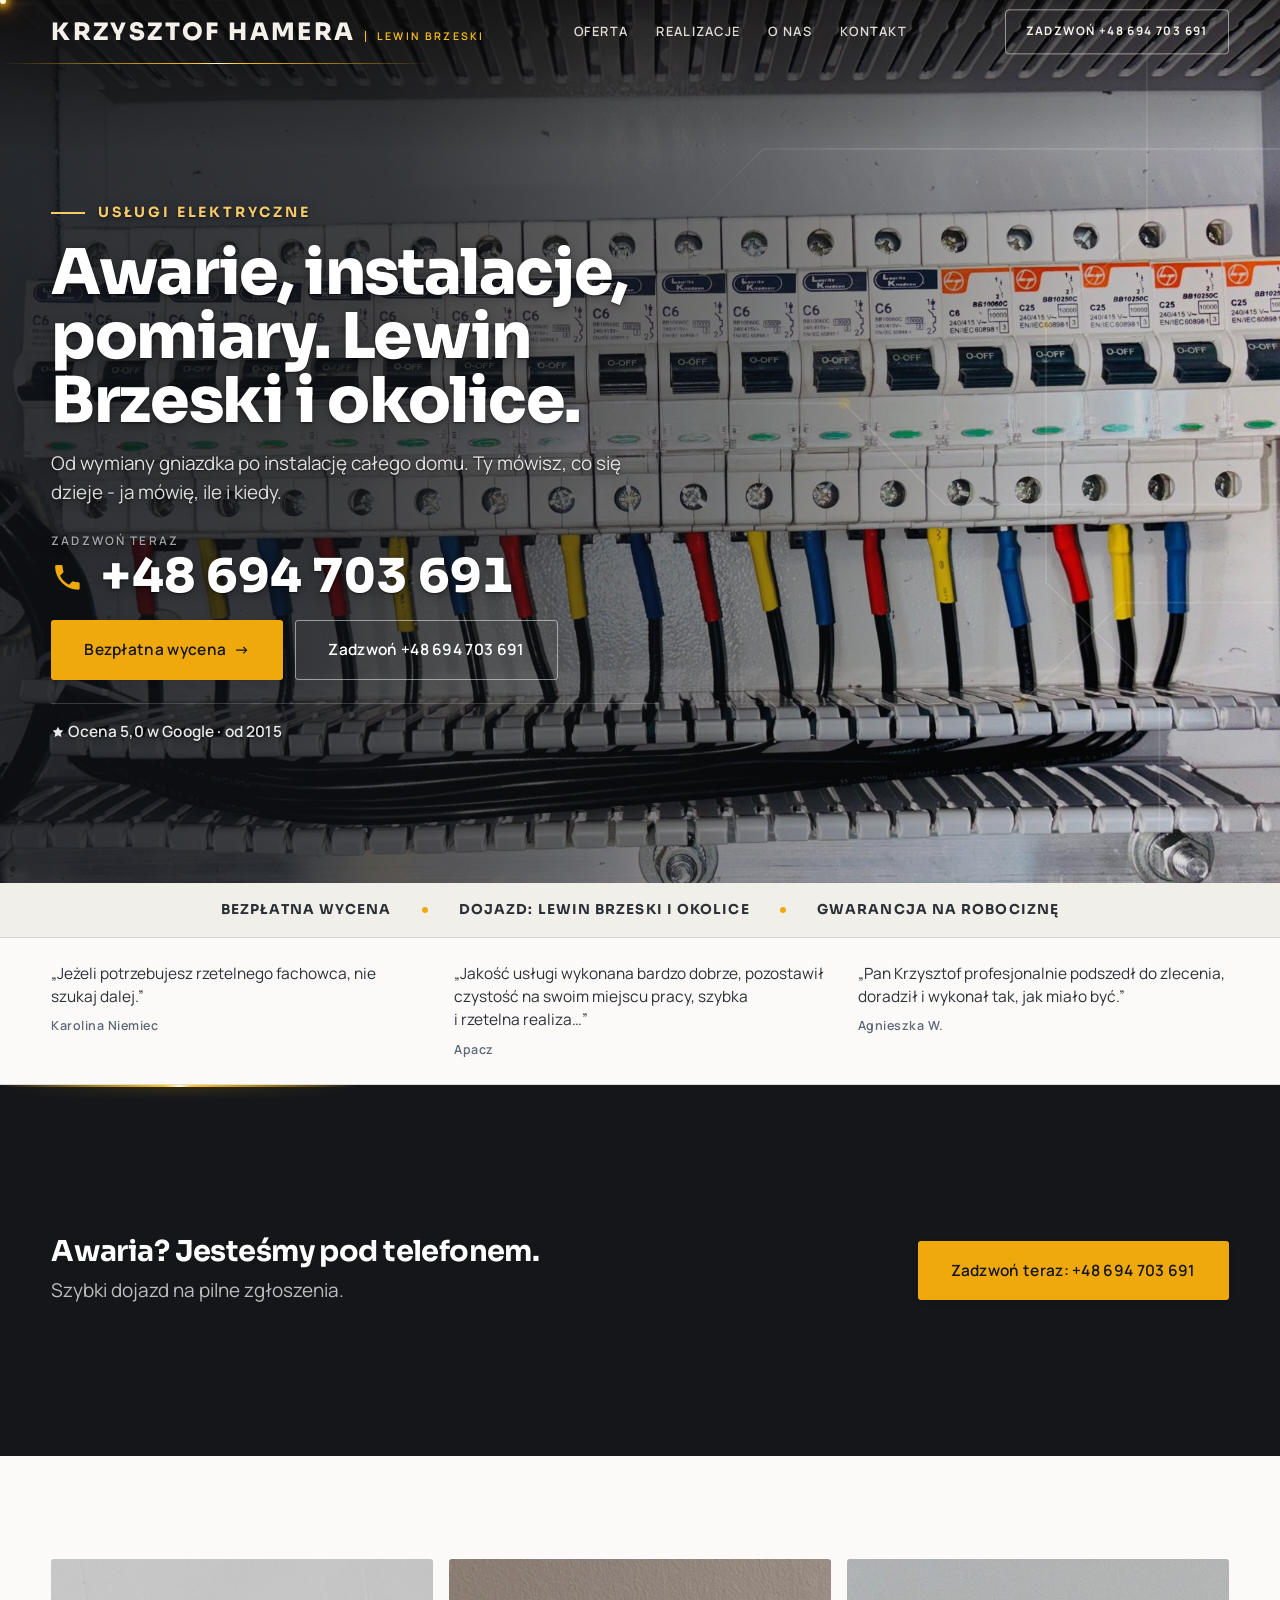
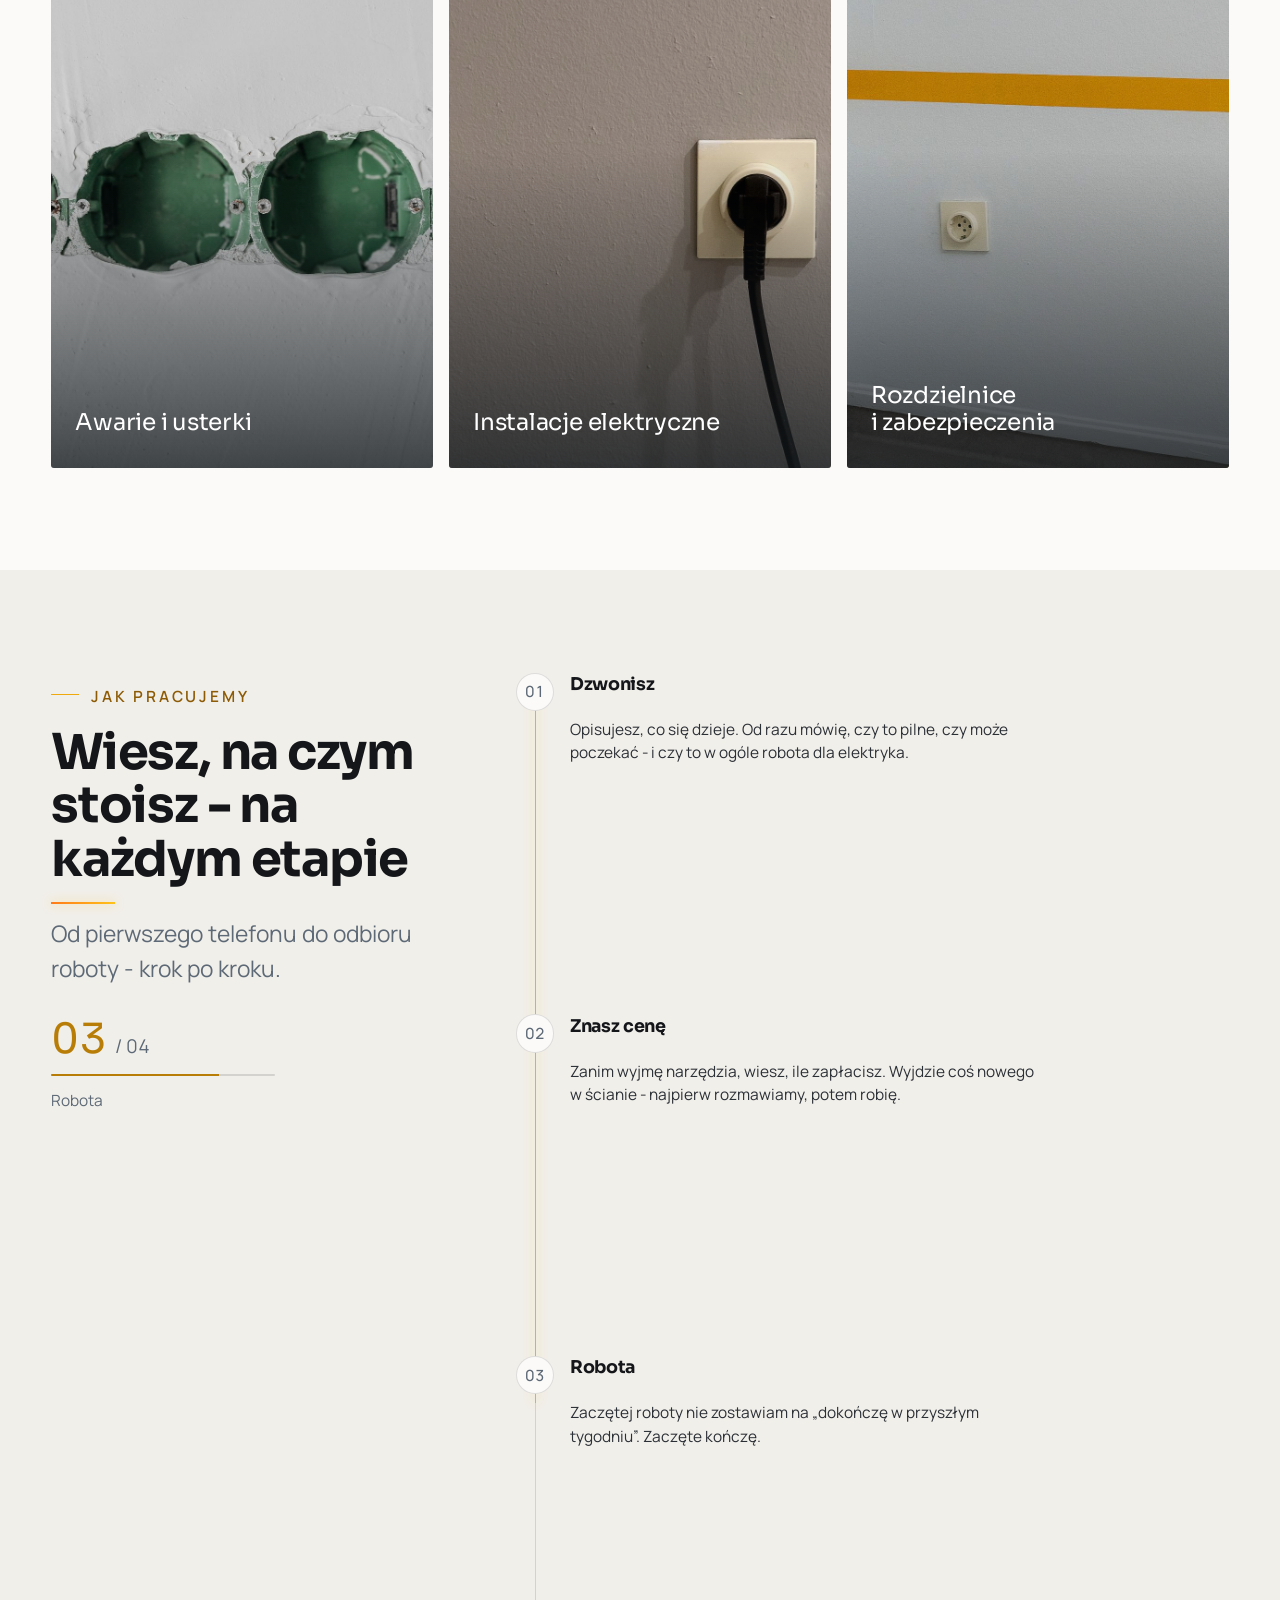
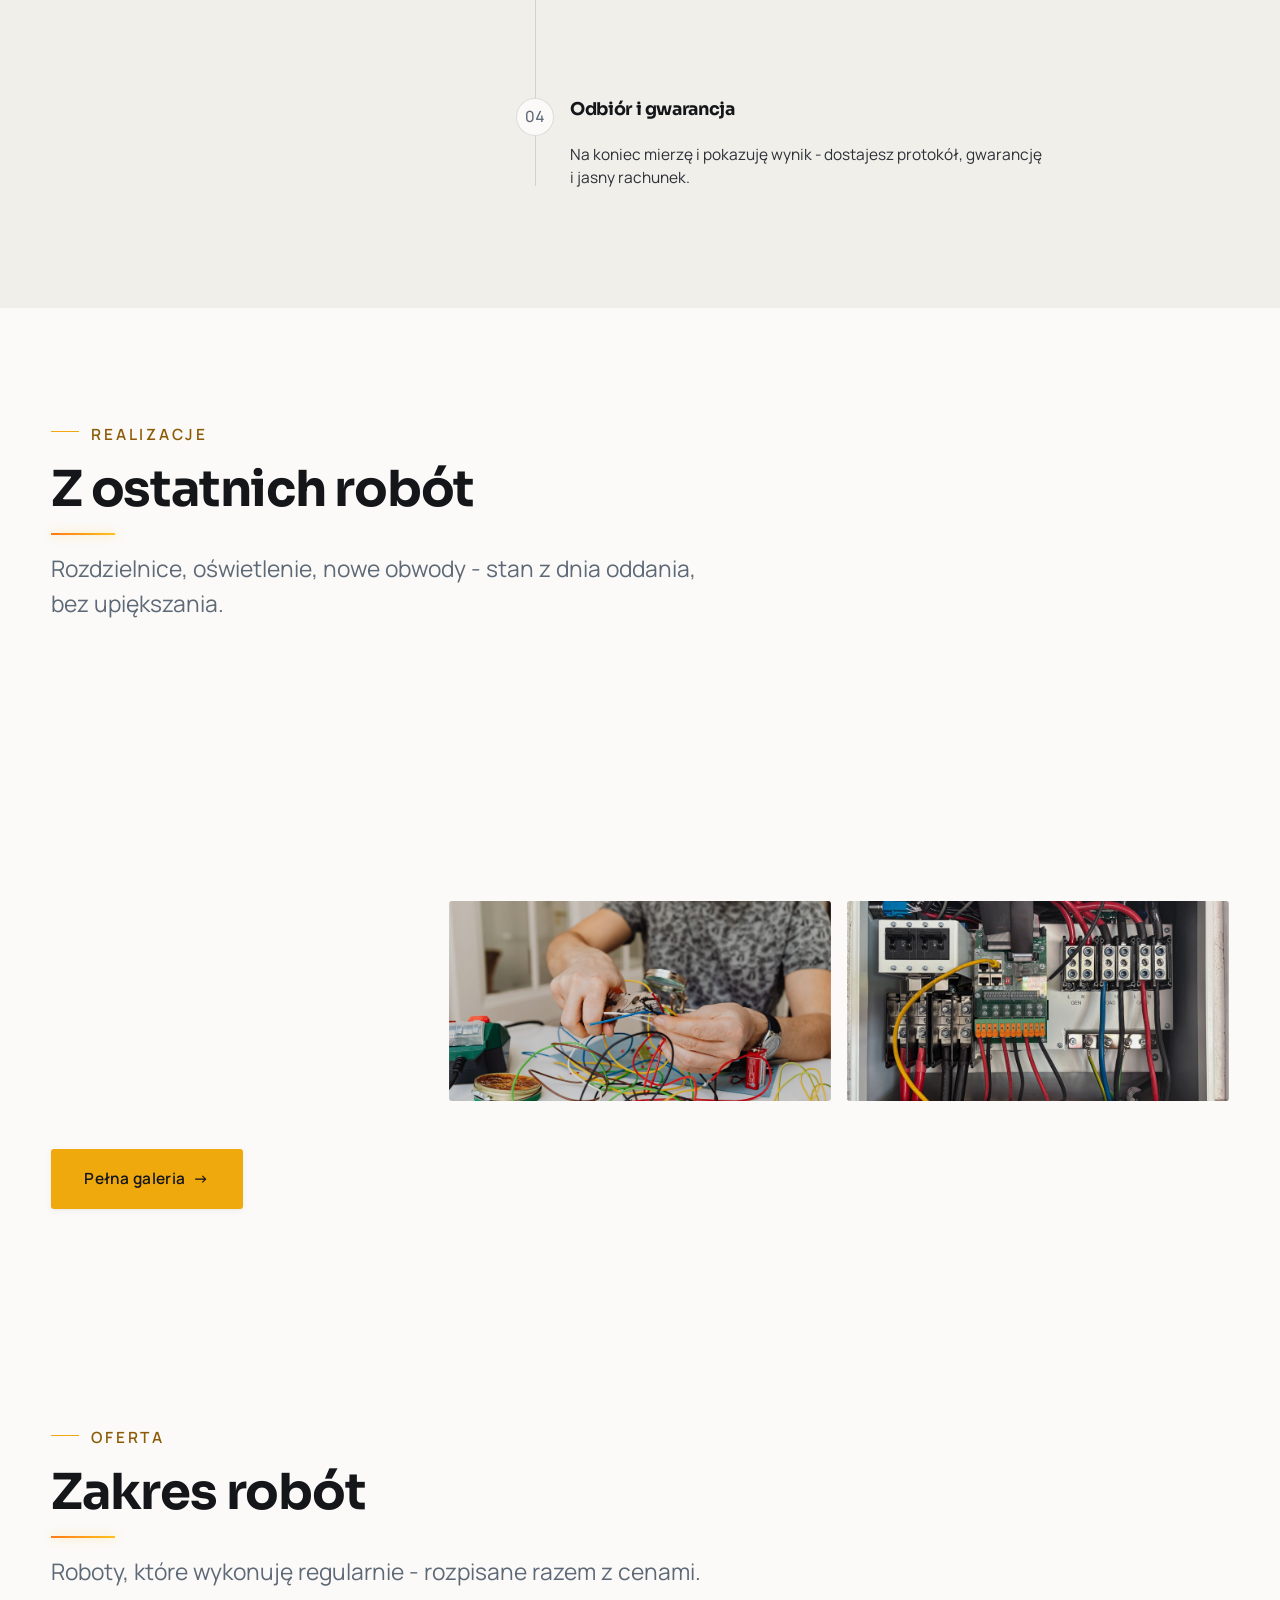
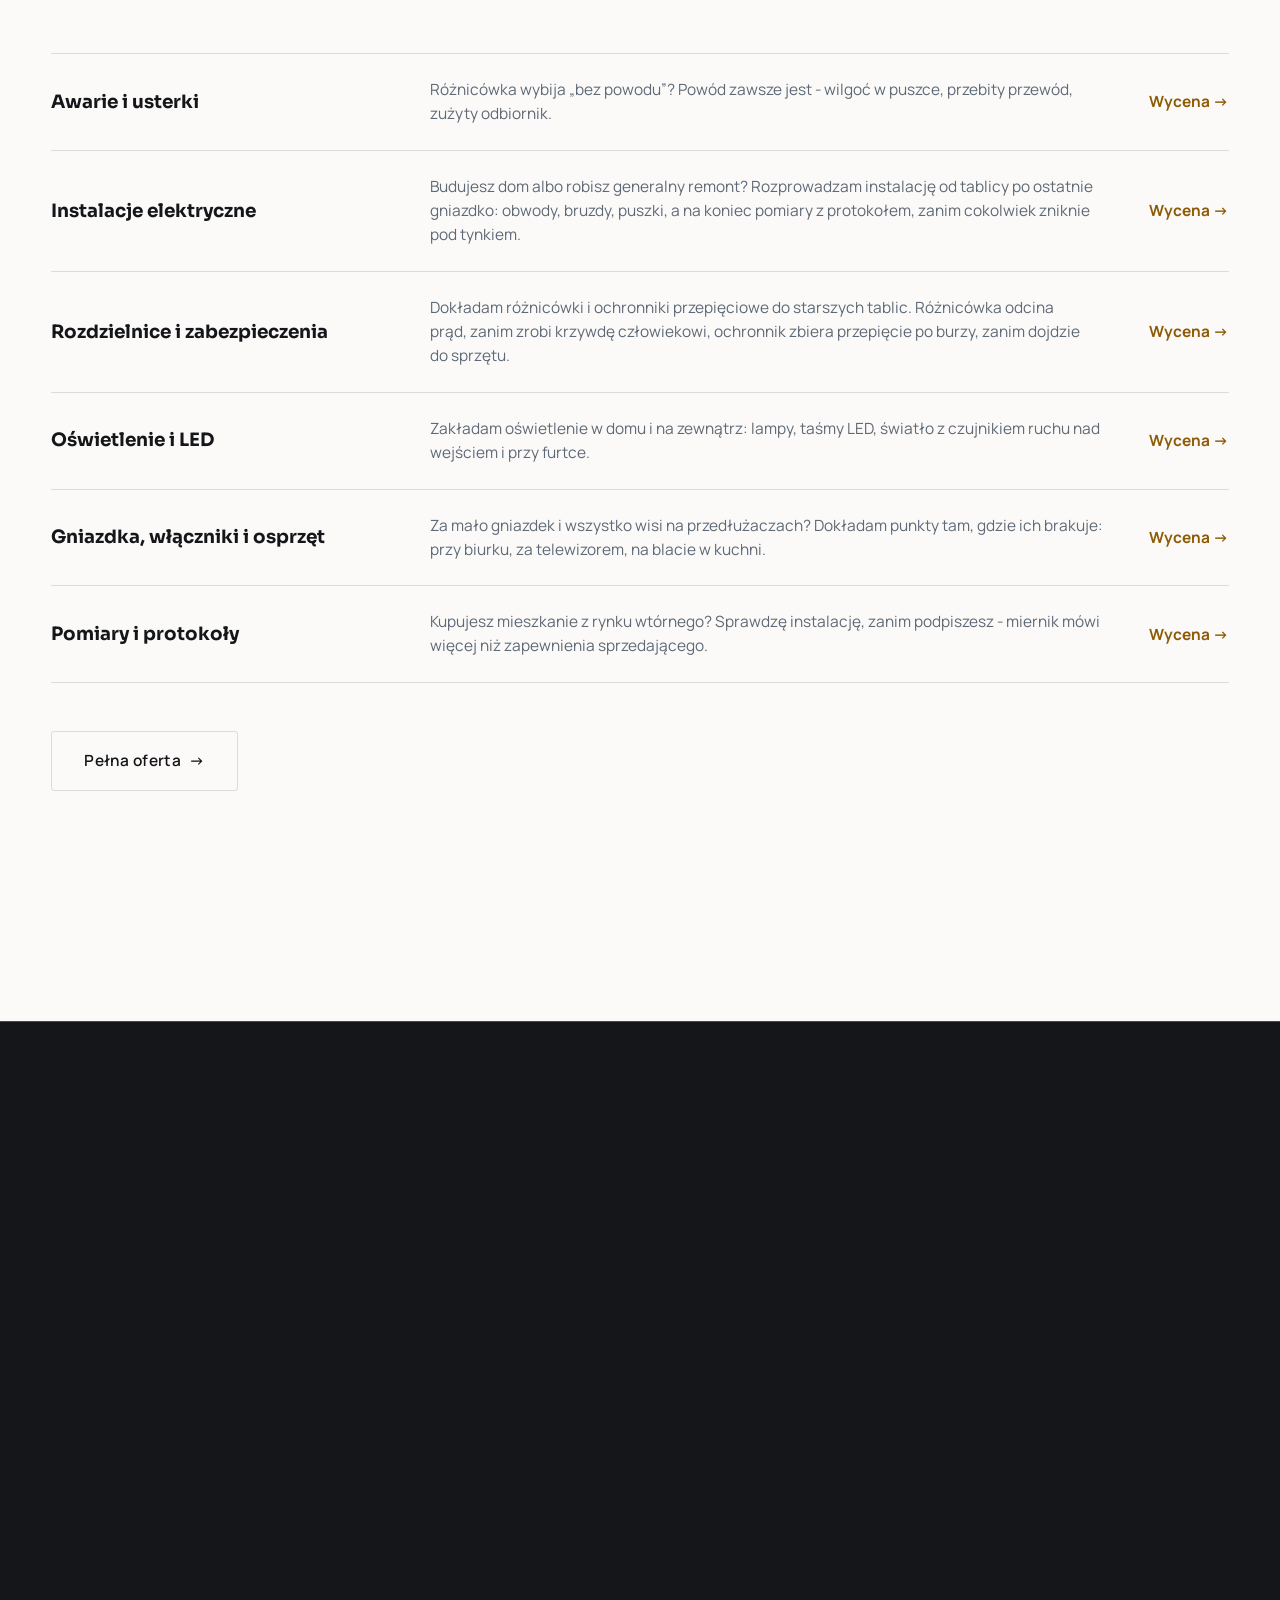
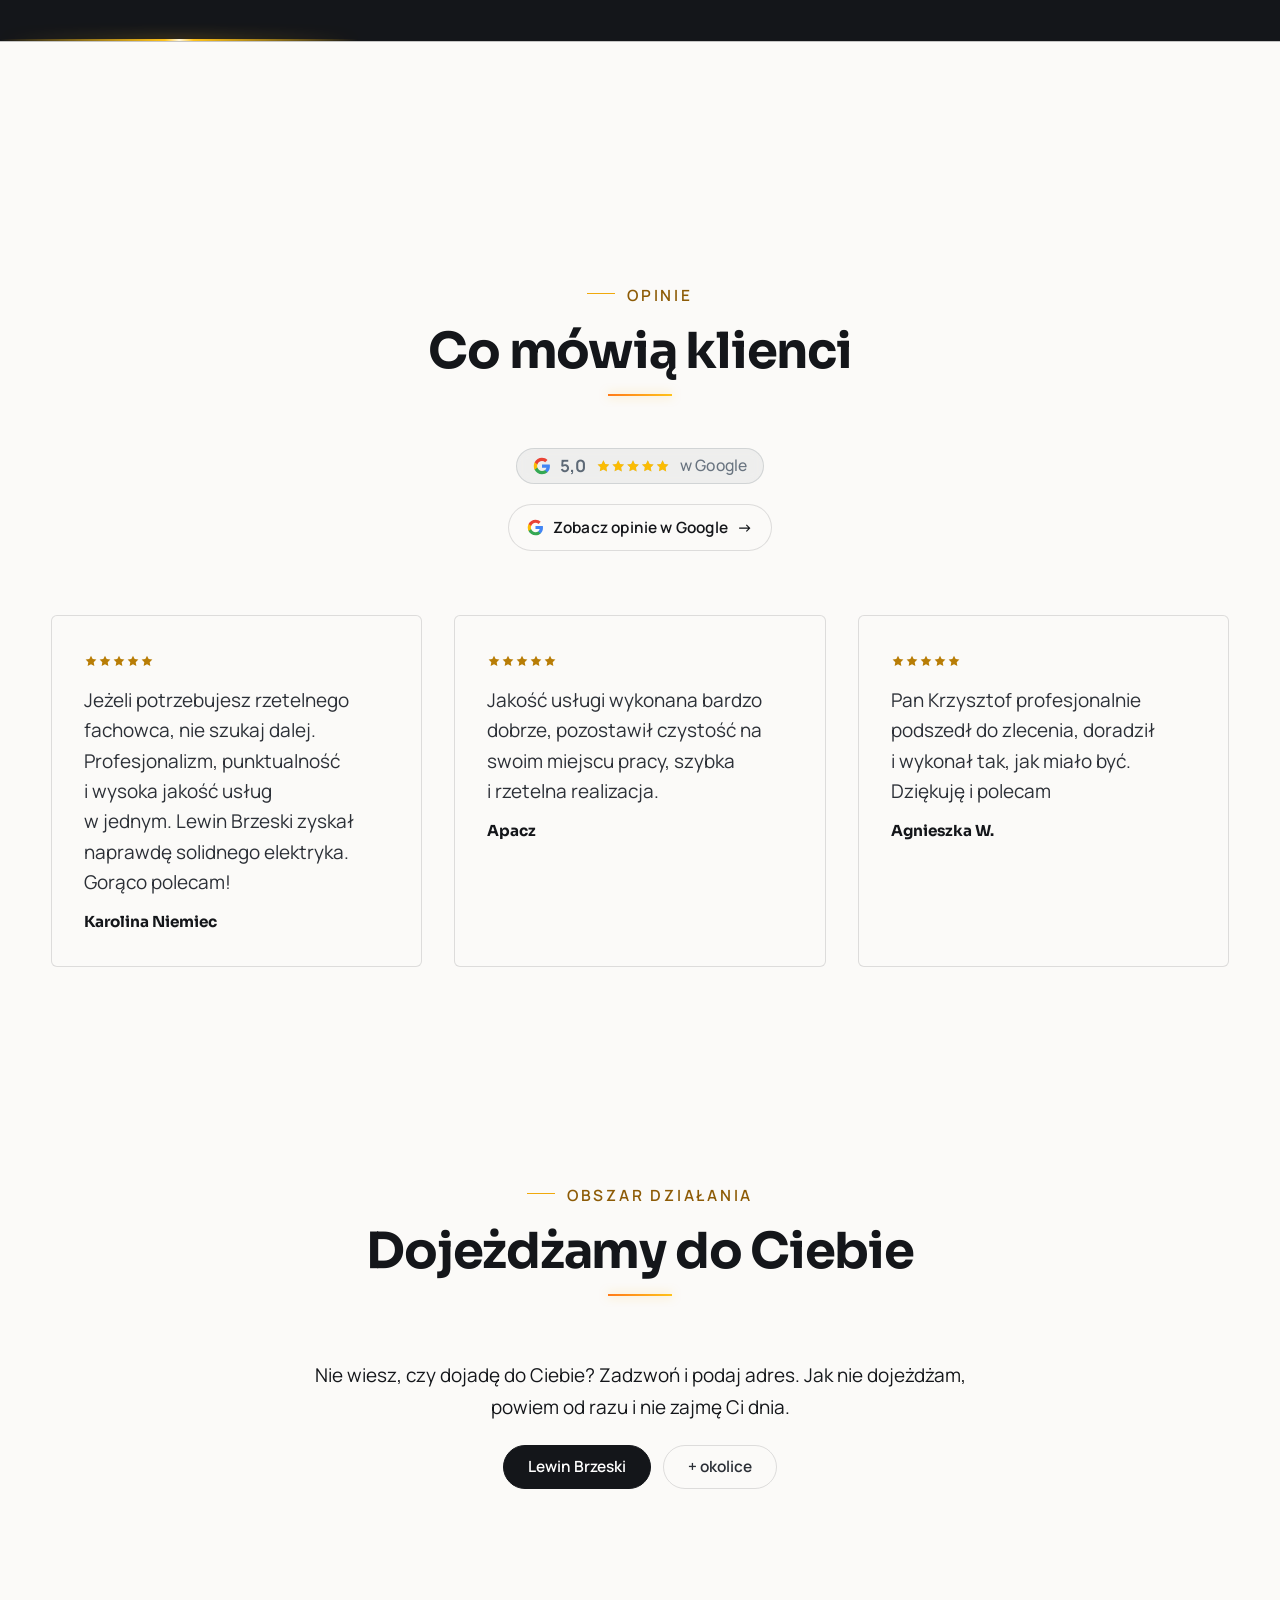
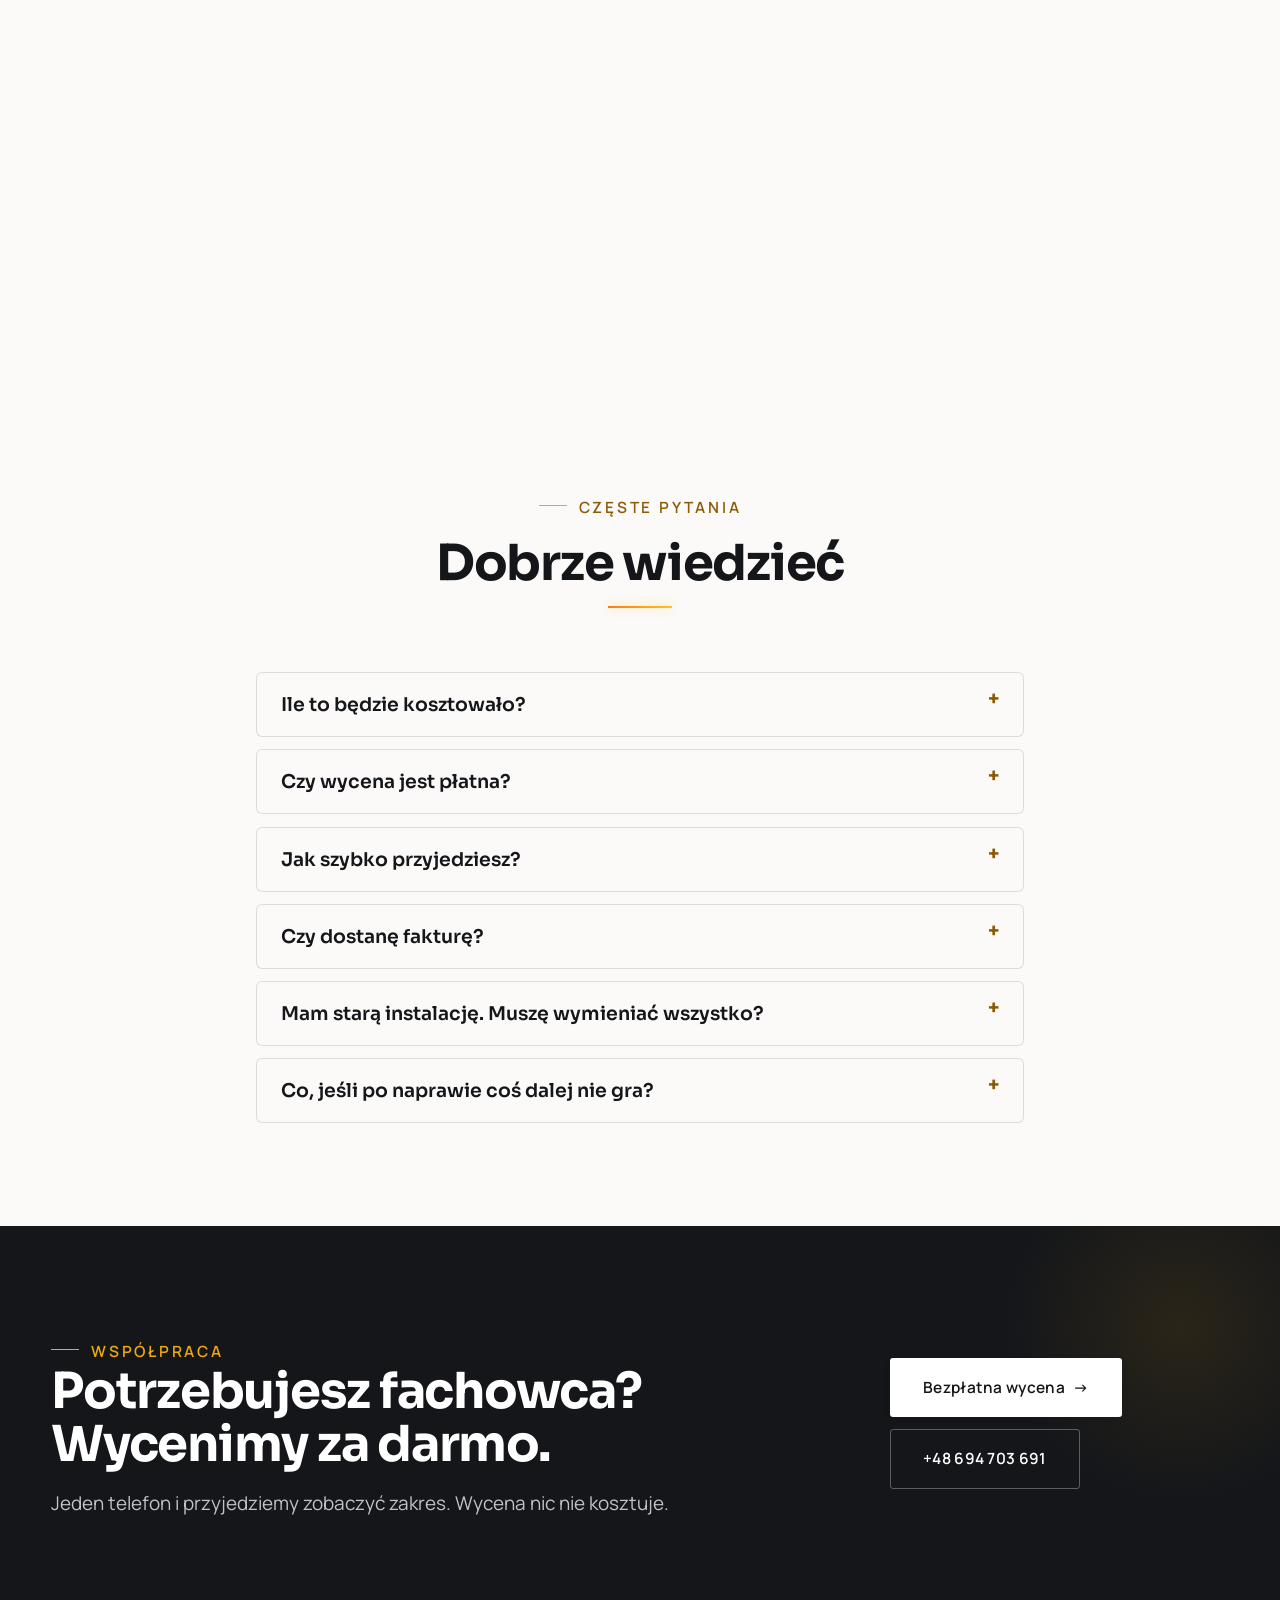
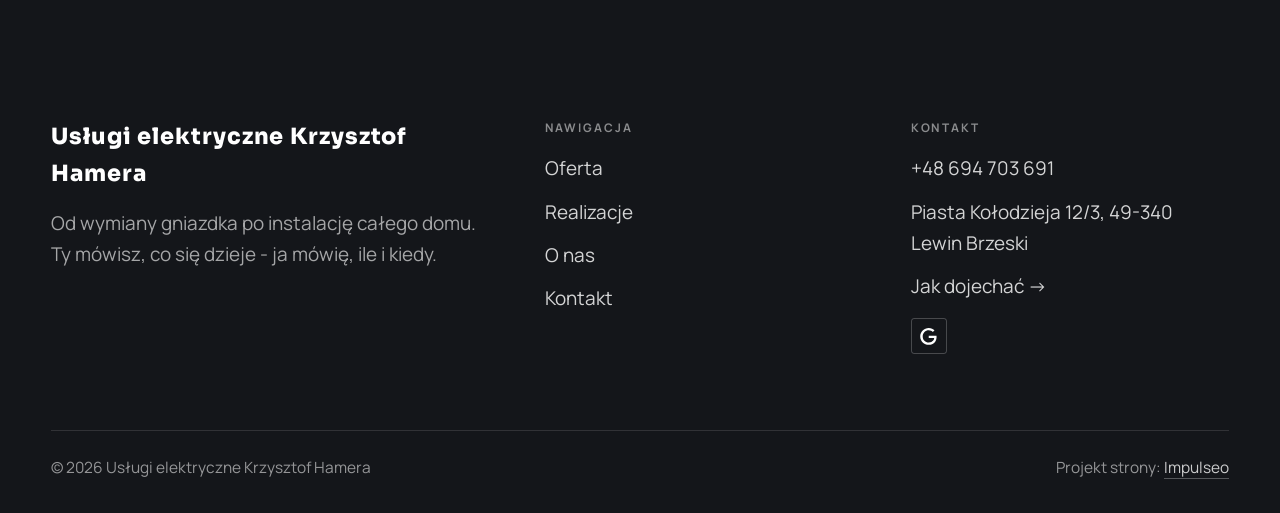
<file: index.html>
<!DOCTYPE html>
<html lang="pl">
<head>
<meta charset="UTF-8">
<meta name="viewport" content="width=device-width, initial-scale=1.0">
<title>Usługi elektryczne Krzysztof Hamera - elektryk z dojazdem</title>
<meta name="description" content="Elektryk w Lewinie Brzeskim z dojazdem. Awarie, instalacje, rozdzielnice, oświetlenie, pomiary z protokołem. Cenę znasz przed robotą. Zadzwoń: +48 694 703 691.">
<link rel="canonical" href="https://kris20032.github.io/uslugi-elektryczne-krzysztof-hamera/">
<meta name="robots" content="noindex, nofollow">
<meta property="og:type" content="website">
<meta property="og:locale" content="pl_PL">
<meta property="og:site_name" content="Usługi elektryczne Krzysztof Hamera">
<meta property="og:title" content="Usługi elektryczne Krzysztof Hamera - elektryk z dojazdem">
<meta property="og:description" content="Elektryk w Lewinie Brzeskim z dojazdem. Awarie, instalacje, rozdzielnice, oświetlenie, pomiary z protokołem. Cenę znasz przed robotą. Zadzwoń: +48 694 703 691.">
<meta property="og:url" content="https://kris20032.github.io/uslugi-elektryczne-krzysztof-hamera/">
<meta property="og:image" content="https://kris20032.github.io/uslugi-elektryczne-krzysztof-hamera/img/og.jpg">
<meta property="og:image:width" content="1200">
<meta property="og:image:height" content="630">
<meta name="twitter:card" content="summary_large_image">
<script type="application/ld+json">{"@context": "https://schema.org", "@type": "Electrician", "name": "Usługi elektryczne Krzysztof Hamera", "url": "https://kris20032.github.io/uslugi-elektryczne-krzysztof-hamera/", "telephone": "+48694703691", "image": "https://kris20032.github.io/uslugi-elektryczne-krzysztof-hamera/img/og.jpg", "areaServed": "Lewin Brzeski", "sameAs": ["https://maps.google.com/?cid=4866209174627410592&g_mp=Cidnb29nbGUubWFwcy5wbGFjZXMudjEuUGxhY2VzLlNlYXJjaFRleHQQAhgEIAA"]}</script>
<link rel="preconnect" href="https://fonts.googleapis.com">
<link rel="preconnect" href="https://fonts.gstatic.com" crossorigin>
<link href="https://fonts.googleapis.com/css2?family=Sora:wght@600;700;800&family=Manrope:wght@400;500;600&display=swap" rel="stylesheet">
<link rel="stylesheet" href="assets/styles.css?v=295d6cc1">
<link rel="stylesheet" href="assets/electric.css?v=1">
</head>
<body>

<header class="nav">
  <div class="wrap nav-inner">
    <a class="brand" href="index.html"><span class="name">Krzysztof Hamera</span><span class="sub">Lewin Brzeski</span></a>
    <nav class="nav-links">
      <a href="oferta.html">Oferta</a>
      <a href="realizacje.html">Realizacje</a>
      <a href="o-nas.html">O nas</a>
      <a href="kontakt.html">Kontakt</a>
      <a href="tel:+48694703691" class="btn btn-accent">Zadzwoń +48 694 703 691</a>
    </nav>
    <button class="nav-toggle" aria-label="Menu"><span></span><span></span><span></span></button>
  </div>
</header>

<main>
<section class="hero-fach">
  <img class="hf-photo" src="img/hero.jpg" fetchpriority="high" data-rotate="img/g15.jpg|img/g14.jpg" alt="Usługi elektryczne Krzysztof Hamera" width="1880" height="1251">
  <div class="hf-panel">
    <div class="hf-inner">
      <span class="hf-kicker">Usługi elektryczne</span>
      <h1 class="hf-title">Awarie, instalacje, pomiary. Lewin Brzeski i okolice. <em></em></h1>
      <p class="hf-lead">Od wymiany gniazdka po instalację całego domu. Ty mówisz, co się dzieje - ja mówię, ile i kiedy.</p>
      <a class="hf-phone" href="tel:+48694703691"><span class="hf-phone-lab">Zadzwoń teraz</span><span class="hf-phone-num"><svg class="ico-tel" width="16" height="16" viewBox="0 0 24 24" fill="none" aria-hidden="true"><path d="M6.6 10.8a15.5 15.5 0 0 0 6.6 6.6l2.2-2.2a1 1 0 0 1 1-.24 11.4 11.4 0 0 0 3.6.58 1 1 0 0 1 1 1V20a1 1 0 0 1-1 1A17 17 0 0 1 3 4a1 1 0 0 1 1-1h3.5a1 1 0 0 1 1 1c0 1.25.2 2.46.58 3.6a1 1 0 0 1-.25 1l-2.23 2.2Z" fill="currentColor"/></svg> +48 694 703 691</span></a>
      <div class="hf-actions">
        <a href="kontakt.html" class="btn btn-accent">Bezpłatna wycena <span class="arr">→</span></a>
        <a href="tel:+48694703691" class="btn btn-ghost hf-ghost">Zadzwoń +48 694 703 691</a>
      </div>
      <div class="hf-trust"><svg class="ico-star" width="14" height="14" viewBox="0 0 24 24" style="vertical-align:-2px" aria-hidden="true"><path d="M12 2.8l2.85 5.8 6.4.93-4.63 4.5 1.1 6.37L12 17.4l-5.72 3 1.1-6.37-4.63-4.5 6.4-.93L12 2.8Z" fill="currentColor"/></svg> Ocena 5,0 w Google · od 2015</div>
    </div>
  </div>
</section>
<section class="fach-promise">
  <div class="wrap">
    <ul class="fp-row reveal"><li>Bezpłatna wycena</li><li>Dojazd: Lewin Brzeski i okolice</li><li>Gwarancja na robociznę</li></ul>
  </div>
</section>
<section class="opinie-mini" aria-label="Opinie klientów">
  <div class="wrap">
    <div class="om-row">
      <div class="om-item reveal"><blockquote>„Jeżeli potrzebujesz rzetelnego fachowca, nie szukaj dalej.”</blockquote><span class="om-autor">Karolina Niemiec</span></div>
      <div class="om-item reveal"><blockquote>„Jakość usługi wykonana bardzo dobrze, pozostawił czystość na swoim miejscu pracy, szybka i rzetelna realiza…”</blockquote><span class="om-autor">Apacz</span></div>
      <div class="om-item reveal"><blockquote>„Pan Krzysztof profesjonalnie podszedł do zlecenia, doradził i wykonał tak, jak miało być.”</blockquote><span class="om-autor">Agnieszka W.</span></div>
    </div>
  </div>
</section>
<section class="awaria">
  <div class="wrap">
      <div class="reveal">
        <h3>Awaria? Jesteśmy pod telefonem.</h3>
        <p>Szybki dojazd na pilne zgłoszenia.</p>
      </div>
      <a class="btn btn-accent" href="tel:+48694703691">Zadzwoń teraz: +48 694 703 691</a>
  </div>
</section>
<section class="gateways-band">
  <div class="wrap">
    <div class="gateways">
      <a href="oferta.html" class="gateway reveal"><img src="img/g1.jpg" alt="Awarie i usterki" loading="lazy" width="1880" height="1255" decoding="async"><span class="g-ttl">Awarie i usterki</span></a>
      <a href="oferta.html" class="gateway reveal"><img src="img/g2.jpg" alt="Instalacje elektryczne" loading="lazy" width="1880" height="1255" decoding="async"><span class="g-ttl">Instalacje elektryczne</span></a>
      <a href="oferta.html" class="gateway reveal"><img src="img/g3.jpg" alt="Rozdzielnice i zabezpieczenia" loading="lazy" width="1880" height="1255" decoding="async"><span class="g-ttl">Rozdzielnice i zabezpieczenia</span></a>
    </div>
  </div>
</section>
<section class="proces proces-os fachowcy">
  <div class="wrap proc-grid">
    <div class="proc-side">
      <div class="head reveal">
        <span class="eyebrow">Jak pracujemy</span>
        <h2>Wiesz, na czym stoisz - na każdym etapie</h2>
        <p>Od pierwszego telefonu do odbioru roboty - krok po kroku.</p>
      </div>
      <div class="proc-count" aria-hidden="true"><span class="pc-cur">01</span><span class="pc-all">/ 04</span></div>
      <div class="proc-bar" aria-hidden="true"><i></i></div>
      <p class="proc-now" aria-hidden="true">Dzwonisz</p>
    </div>
    <ol class="proces-line">
      <li class="reveal"><span class="pno">01</span><h3>Dzwonisz</h3><p>Opisujesz, co się dzieje. Od razu mówię, czy to pilne, czy może poczekać - i czy to w ogóle robota dla elektryka.</p></li>
      <li class="reveal"><span class="pno">02</span><h3>Znasz cenę</h3><p>Zanim wyjmę narzędzia, wiesz, ile zapłacisz. Wyjdzie coś nowego w ścianie - najpierw rozmawiamy, potem robię.</p></li>
      <li class="reveal"><span class="pno">03</span><h3>Robota</h3><p>Zaczętej roboty nie zostawiam na „dokończę w przyszłym tygodniu”. Zaczęte kończę.</p></li>
      <li class="reveal"><span class="pno">04</span><h3>Odbiór i gwarancja</h3><p>Na koniec mierzę i pokazuję wynik - dostajesz protokół, gwarancję i jasny rachunek.</p></li>
    </ol>
  </div>
</section>
<section>
  <div class="wrap">
    <div class="head reveal">
      <span class="eyebrow">Realizacje</span>
      <h2>Z ostatnich robót</h2>
      <p>Rozdzielnice, oświetlenie, nowe obwody - stan z dnia oddania, bez upiększania.</p>
    </div>
    <div class="gallery">
      <div class="tile t-two3 reveal"><img src="img/g4.jpg" alt="Usługi elektryczne Krzysztof Hamera" loading="lazy" width="1880" height="1255" decoding="async"></div>
      <div class="tile t-third reveal"><img src="img/g5.jpg" alt="Usługi elektryczne Krzysztof Hamera" loading="lazy" width="1880" height="1253" decoding="async"></div>
      <div class="tile t-third reveal"><img src="img/g6.jpg" alt="Usługi elektryczne Krzysztof Hamera" loading="lazy" width="1731" height="1300" decoding="async"></div>
      <div class="tile t-third reveal"><img src="img/g7.jpg" alt="Usługi elektryczne Krzysztof Hamera" loading="lazy" width="1880" height="1253" decoding="async"></div>
      <div class="tile t-third reveal"><img src="img/g8.jpg" alt="Usługi elektryczne Krzysztof Hamera" loading="lazy" width="1880" height="1357" decoding="async"></div>
    </div>
    <div style="margin-top:var(--space-7)" class="reveal"><a href="realizacje.html" class="btn btn-accent">Pełna galeria <span class="arr">→</span></a></div>
  </div>
</section>
<section class="fach-uslugi">
  <div class="wrap">
    <div class="head reveal">
      <span class="eyebrow">Oferta</span>
      <h2>Zakres robót</h2>
      <p>Roboty, które wykonuję regularnie - rozpisane razem z cenami.</p>
    </div>
    <ul class="fu-list">
      <li class="fu-row reveal"><div class="fu-name">Awarie i usterki</div><div class="fu-desc">Różnicówka wybija „bez powodu”? Powód zawsze jest - wilgoć w puszce, przebity przewód, zużyty odbiornik.</div><a class="fu-cta" href="kontakt.html">Wycena <span class="arr">→</span></a></li>
      <li class="fu-row reveal"><div class="fu-name">Instalacje elektryczne</div><div class="fu-desc">Budujesz dom albo robisz generalny remont? Rozprowadzam instalację od tablicy po ostatnie gniazdko: obwody, bruzdy, puszki, a na koniec pomiary z protokołem, zanim cokolwiek zniknie pod tynkiem.</div><a class="fu-cta" href="kontakt.html">Wycena <span class="arr">→</span></a></li>
      <li class="fu-row reveal"><div class="fu-name">Rozdzielnice i zabezpieczenia</div><div class="fu-desc">Dokładam różnicówki i ochronniki przepięciowe do starszych tablic. Różnicówka odcina prąd, zanim zrobi krzywdę człowiekowi, ochronnik zbiera przepięcie po burzy, zanim dojdzie do sprzętu.</div><a class="fu-cta" href="kontakt.html">Wycena <span class="arr">→</span></a></li>
      <li class="fu-row reveal"><div class="fu-name">Oświetlenie i LED</div><div class="fu-desc">Zakładam oświetlenie w domu i na zewnątrz: lampy, taśmy LED, światło z czujnikiem ruchu nad wejściem i przy furtce.</div><a class="fu-cta" href="kontakt.html">Wycena <span class="arr">→</span></a></li>
      <li class="fu-row reveal"><div class="fu-name">Gniazdka, włączniki i osprzęt</div><div class="fu-desc">Za mało gniazdek i wszystko wisi na przedłużaczach? Dokładam punkty tam, gdzie ich brakuje: przy biurku, za telewizorem, na blacie w kuchni.</div><a class="fu-cta" href="kontakt.html">Wycena <span class="arr">→</span></a></li>
      <li class="fu-row reveal"><div class="fu-name">Pomiary i protokoły</div><div class="fu-desc">Kupujesz mieszkanie z rynku wtórnego? Sprawdzę instalację, zanim podpiszesz - miernik mówi więcej niż zapewnienia sprzedającego.</div><a class="fu-cta" href="kontakt.html">Wycena <span class="arr">→</span></a></li>
    </ul>
    <div style="margin-top:var(--space-7)" class="reveal"><a href="oferta.html" class="btn btn-ghost">Pełna oferta <span class="arr">→</span></a></div>
  </div>
</section>
<section class="stopklatka" aria-hidden="true">
  <div class="stk-bg" style="background-image:url(img/g9.jpg)"></div>
</section>
<section class="opinie">
  <div class="wrap">
    <div class="head center reveal">
      <span class="eyebrow">Opinie</span>
      <h2>Co mówią klienci</h2>
    </div>
    <p class="op-meta reveal"><span class="g-badge"><svg class="gb-ico" viewBox="0 0 24 24" width="18" height="18" aria-hidden="true"><path fill="#4285F4" d="M22.56 12.25c0-.78-.07-1.53-.2-2.25H12v4.26h5.92c-.26 1.37-1.04 2.53-2.21 3.31v2.77h3.57c2.08-1.92 3.28-4.74 3.28-8.09z"/><path fill="#34A853" d="M12 23c2.97 0 5.46-.98 7.28-2.66l-3.57-2.77c-.98.66-2.23 1.06-3.71 1.06-2.86 0-5.29-1.93-6.16-4.53H2.18v2.84C3.99 20.53 7.7 23 12 23z"/><path fill="#FBBC05" d="M5.84 14.09c-.22-.66-.35-1.36-.35-2.09s.13-1.43.35-2.09V7.07H2.18C1.43 8.55 1 10.22 1 12s.43 3.45 1.18 4.93l2.85-2.22.81-.62z"/><path fill="#EA4335" d="M12 5.38c1.62 0 3.06.56 4.21 1.64l3.15-3.15C17.45 2.09 14.97 1 12 1 7.7 1 3.99 3.47 2.18 7.07l3.66 2.84c.87-2.6 3.3-4.53 6.16-4.53z"/></svg><b class="gb-ocena">5,0</b><svg class="gb-stars" viewBox="0 0 90 18" width="74" height="14.8" aria-hidden="true"><g fill="currentColor" opacity=".26"><path transform="translate(0,0)" d="M9 1.6l2.2 4.46 4.92.72-3.56 3.47.84 4.9L9 12.74l-4.4 2.31.84-4.9L1.88 6.68l4.92-.72L9 1.6Z"/><path transform="translate(18,0)" d="M9 1.6l2.2 4.46 4.92.72-3.56 3.47.84 4.9L9 12.74l-4.4 2.31.84-4.9L1.88 6.68l4.92-.72L9 1.6Z"/><path transform="translate(36,0)" d="M9 1.6l2.2 4.46 4.92.72-3.56 3.47.84 4.9L9 12.74l-4.4 2.31.84-4.9L1.88 6.68l4.92-.72L9 1.6Z"/><path transform="translate(54,0)" d="M9 1.6l2.2 4.46 4.92.72-3.56 3.47.84 4.9L9 12.74l-4.4 2.31.84-4.9L1.88 6.68l4.92-.72L9 1.6Z"/><path transform="translate(72,0)" d="M9 1.6l2.2 4.46 4.92.72-3.56 3.47.84 4.9L9 12.74l-4.4 2.31.84-4.9L1.88 6.68l4.92-.72L9 1.6Z"/></g><clipPath id="gs1000"><rect x="0" y="0" width="90.0" height="18"/></clipPath><g fill="#FBBC04" clip-path="url(#gs1000)"><path transform="translate(0,0)" d="M9 1.6l2.2 4.46 4.92.72-3.56 3.47.84 4.9L9 12.74l-4.4 2.31.84-4.9L1.88 6.68l4.92-.72L9 1.6Z"/><path transform="translate(18,0)" d="M9 1.6l2.2 4.46 4.92.72-3.56 3.47.84 4.9L9 12.74l-4.4 2.31.84-4.9L1.88 6.68l4.92-.72L9 1.6Z"/><path transform="translate(36,0)" d="M9 1.6l2.2 4.46 4.92.72-3.56 3.47.84 4.9L9 12.74l-4.4 2.31.84-4.9L1.88 6.68l4.92-.72L9 1.6Z"/><path transform="translate(54,0)" d="M9 1.6l2.2 4.46 4.92.72-3.56 3.47.84 4.9L9 12.74l-4.4 2.31.84-4.9L1.88 6.68l4.92-.72L9 1.6Z"/><path transform="translate(72,0)" d="M9 1.6l2.2 4.46 4.92.72-3.56 3.47.84 4.9L9 12.74l-4.4 2.31.84-4.9L1.88 6.68l4.92-.72L9 1.6Z"/></g></svg><span class="gb-txt">w Google</span></span></p>
    <p class="op-meta reveal"><a class="op-google" href="https://maps.google.com/?cid=4866209174627410592&amp;g_mp=Cidnb29nbGUubWFwcy5wbGFjZXMudjEuUGxhY2VzLlNlYXJjaFRleHQQAhgEIAA" target="_blank" rel="noopener"><svg class="op-g-ico" viewBox="0 0 24 24" width="17" height="17" aria-hidden="true"><path fill="#4285F4" d="M22.56 12.25c0-.78-.07-1.53-.2-2.25H12v4.26h5.92c-.26 1.37-1.04 2.53-2.21 3.31v2.77h3.57c2.08-1.92 3.28-4.74 3.28-8.09z"/><path fill="#34A853" d="M12 23c2.97 0 5.46-.98 7.28-2.66l-3.57-2.77c-.98.66-2.23 1.06-3.71 1.06-2.86 0-5.29-1.93-6.16-4.53H2.18v2.84C3.99 20.53 7.7 23 12 23z"/><path fill="#FBBC05" d="M5.84 14.09c-.22-.66-.35-1.36-.35-2.09s.13-1.43.35-2.09V7.07H2.18C1.43 8.55 1 10.22 1 12s.43 3.45 1.18 4.93l2.85-2.22.81-.62z"/><path fill="#EA4335" d="M12 5.38c1.62 0 3.06.56 4.21 1.64l3.15-3.15C17.45 2.09 14.97 1 12 1 7.7 1 3.99 3.47 2.18 7.07l3.66 2.84c.87-2.6 3.3-4.53 6.16-4.53z"/></svg><span>Zobacz opinie w Google</span><span class="arr">→</span></a></p>
    <div class="opinie-grid">
      <figure class="op-card reveal"><span class="op-star"><svg class="ico-star" width="14" height="14" viewBox="0 0 24 24" style="vertical-align:-2px" aria-hidden="true"><path d="M12 2.8l2.85 5.8 6.4.93-4.63 4.5 1.1 6.37L12 17.4l-5.72 3 1.1-6.37-4.63-4.5 6.4-.93L12 2.8Z" fill="currentColor"/></svg><svg class="ico-star" width="14" height="14" viewBox="0 0 24 24" style="vertical-align:-2px" aria-hidden="true"><path d="M12 2.8l2.85 5.8 6.4.93-4.63 4.5 1.1 6.37L12 17.4l-5.72 3 1.1-6.37-4.63-4.5 6.4-.93L12 2.8Z" fill="currentColor"/></svg><svg class="ico-star" width="14" height="14" viewBox="0 0 24 24" style="vertical-align:-2px" aria-hidden="true"><path d="M12 2.8l2.85 5.8 6.4.93-4.63 4.5 1.1 6.37L12 17.4l-5.72 3 1.1-6.37-4.63-4.5 6.4-.93L12 2.8Z" fill="currentColor"/></svg><svg class="ico-star" width="14" height="14" viewBox="0 0 24 24" style="vertical-align:-2px" aria-hidden="true"><path d="M12 2.8l2.85 5.8 6.4.93-4.63 4.5 1.1 6.37L12 17.4l-5.72 3 1.1-6.37-4.63-4.5 6.4-.93L12 2.8Z" fill="currentColor"/></svg><svg class="ico-star" width="14" height="14" viewBox="0 0 24 24" style="vertical-align:-2px" aria-hidden="true"><path d="M12 2.8l2.85 5.8 6.4.93-4.63 4.5 1.1 6.37L12 17.4l-5.72 3 1.1-6.37-4.63-4.5 6.4-.93L12 2.8Z" fill="currentColor"/></svg></span><blockquote>Jeżeli potrzebujesz rzetelnego fachowca, nie szukaj dalej. Profesjonalizm, punktualność i wysoka jakość usług w jednym. Lewin Brzeski zyskał naprawdę solidnego elektryka. Gorąco polecam!</blockquote><span class="op-autor">Karolina Niemiec</span></figure>
      <figure class="op-card reveal"><span class="op-star"><svg class="ico-star" width="14" height="14" viewBox="0 0 24 24" style="vertical-align:-2px" aria-hidden="true"><path d="M12 2.8l2.85 5.8 6.4.93-4.63 4.5 1.1 6.37L12 17.4l-5.72 3 1.1-6.37-4.63-4.5 6.4-.93L12 2.8Z" fill="currentColor"/></svg><svg class="ico-star" width="14" height="14" viewBox="0 0 24 24" style="vertical-align:-2px" aria-hidden="true"><path d="M12 2.8l2.85 5.8 6.4.93-4.63 4.5 1.1 6.37L12 17.4l-5.72 3 1.1-6.37-4.63-4.5 6.4-.93L12 2.8Z" fill="currentColor"/></svg><svg class="ico-star" width="14" height="14" viewBox="0 0 24 24" style="vertical-align:-2px" aria-hidden="true"><path d="M12 2.8l2.85 5.8 6.4.93-4.63 4.5 1.1 6.37L12 17.4l-5.72 3 1.1-6.37-4.63-4.5 6.4-.93L12 2.8Z" fill="currentColor"/></svg><svg class="ico-star" width="14" height="14" viewBox="0 0 24 24" style="vertical-align:-2px" aria-hidden="true"><path d="M12 2.8l2.85 5.8 6.4.93-4.63 4.5 1.1 6.37L12 17.4l-5.72 3 1.1-6.37-4.63-4.5 6.4-.93L12 2.8Z" fill="currentColor"/></svg><svg class="ico-star" width="14" height="14" viewBox="0 0 24 24" style="vertical-align:-2px" aria-hidden="true"><path d="M12 2.8l2.85 5.8 6.4.93-4.63 4.5 1.1 6.37L12 17.4l-5.72 3 1.1-6.37-4.63-4.5 6.4-.93L12 2.8Z" fill="currentColor"/></svg></span><blockquote>Jakość usługi wykonana bardzo dobrze, pozostawił czystość na swoim miejscu pracy, szybka i rzetelna realizacja.</blockquote><span class="op-autor">Apacz</span></figure>
      <figure class="op-card reveal"><span class="op-star"><svg class="ico-star" width="14" height="14" viewBox="0 0 24 24" style="vertical-align:-2px" aria-hidden="true"><path d="M12 2.8l2.85 5.8 6.4.93-4.63 4.5 1.1 6.37L12 17.4l-5.72 3 1.1-6.37-4.63-4.5 6.4-.93L12 2.8Z" fill="currentColor"/></svg><svg class="ico-star" width="14" height="14" viewBox="0 0 24 24" style="vertical-align:-2px" aria-hidden="true"><path d="M12 2.8l2.85 5.8 6.4.93-4.63 4.5 1.1 6.37L12 17.4l-5.72 3 1.1-6.37-4.63-4.5 6.4-.93L12 2.8Z" fill="currentColor"/></svg><svg class="ico-star" width="14" height="14" viewBox="0 0 24 24" style="vertical-align:-2px" aria-hidden="true"><path d="M12 2.8l2.85 5.8 6.4.93-4.63 4.5 1.1 6.37L12 17.4l-5.72 3 1.1-6.37-4.63-4.5 6.4-.93L12 2.8Z" fill="currentColor"/></svg><svg class="ico-star" width="14" height="14" viewBox="0 0 24 24" style="vertical-align:-2px" aria-hidden="true"><path d="M12 2.8l2.85 5.8 6.4.93-4.63 4.5 1.1 6.37L12 17.4l-5.72 3 1.1-6.37-4.63-4.5 6.4-.93L12 2.8Z" fill="currentColor"/></svg><svg class="ico-star" width="14" height="14" viewBox="0 0 24 24" style="vertical-align:-2px" aria-hidden="true"><path d="M12 2.8l2.85 5.8 6.4.93-4.63 4.5 1.1 6.37L12 17.4l-5.72 3 1.1-6.37-4.63-4.5 6.4-.93L12 2.8Z" fill="currentColor"/></svg></span><blockquote>Pan Krzysztof profesjonalnie podszedł do zlecenia, doradził i wykonał tak, jak miało być. Dziękuję i polecam</blockquote><span class="op-autor">Agnieszka W.</span></figure>
    </div>
  </div>
</section>
<section class="obszar">
  <div class="wrap">
    <div class="head center reveal">
      <span class="eyebrow">Obszar działania</span>
      <h2>Dojeżdżamy do Ciebie</h2>
    </div>
    <p class="obszar-txt reveal" style="text-align:center;max-width:60ch;margin:0 auto 1.4rem">Nie wiesz, czy dojadę do Ciebie? Zadzwoń i podaj adres. Jak nie dojeżdżam, powiem od razu i nie zajmę Ci dnia.</p>
    <ul class="obszar-list reveal"><li class="is-home">Lewin Brzeski</li><li>+ okolice</li></ul>
    <div class="obszar-mapa reveal" style="margin-top:var(--space-7)">
      <iframe title="Obszar działania - Lewin Brzeski i okolice" src="https://maps.google.com/maps?q=Us%C5%82ugi%20elektryczne%20Krzysztof%20Hamera%20Lewin%20Brzeski&amp;z=11&amp;output=embed" loading="lazy" referrerpolicy="no-referrer-when-downgrade" style="width:100%;height:clamp(280px,38vh,420px);border:0;display:block;border-radius:var(--r-md)"></iframe>
    </div>
  </div>
</section>
<section class="faq-klinika">
  <div class="wrap">
    <div class="head center reveal">
      <span class="eyebrow">Częste pytania</span>
      <h2>Dobrze wiedzieć</h2>
    </div>
    <div class="faq-list">
      <details class="faq-item reveal"><summary>Ile to będzie kosztowało?</summary><p>Zależy, co się dzieje - dlatego wypytuję przez telefon i od razu podaję widełki. Ostateczną cenę ustalamy przy oględzinach, zanim zacznę.</p></details>
      <details class="faq-item reveal"><summary>Czy wycena jest płatna?</summary><p>Za obejrzenie i wycenę nie biorę pieniędzy. Płacisz za robotę, nie za rozmowę o niej.</p></details>
      <details class="faq-item reveal"><summary>Jak szybko przyjedziesz?</summary><p>Brak prądu w całym domu to pilny wyjazd - przestawiam grafik. Dołożenie gniazdka spokojnie poczeka na umówiony termin.</p></details>
      <details class="faq-item reveal"><summary>Czy dostanę fakturę?</summary><p>Tak - VAT albo paragon, jak wolisz. Z firmami i wspólnotami rozliczam się przelewem.</p></details>
      <details class="faq-item reveal"><summary>Mam starą instalację. Muszę wymieniać wszystko?</summary><p>Niekoniecznie. Najpierw pomiary - one pokazują, co naprawdę jest groźne, a co jeszcze posłuży. Czasem wystarczy nowa tablica i osobny obwód do kuchni, a reszta może poczekać do remontu.</p></details>
      <details class="faq-item reveal"><summary>Co, jeśli po naprawie coś dalej nie gra?</summary><p>Wracam i mierzę jeszcze raz. Moja wina - poprawiam za darmo; wyszło coś nowego - mówię wprost, co i za ile.</p></details>
    </div>
  </div>
</section>
<section class="cta">
  <div class="wrap">
    <div class="reveal">
      <span class="eyebrow">Współpraca</span>
      <h2>Potrzebujesz fachowca? Wycenimy za darmo.</h2>
      <p>Jeden telefon i przyjedziemy zobaczyć zakres. Wycena nic nie kosztuje.</p>
    </div>
    <div class="cta-actions reveal">
      <a href="kontakt.html" class="btn btn-light">Bezpłatna wycena <span class="arr">→</span></a>
      <a href="tel:+48694703691" class="btn btn-ghost btn-ghost-cta">+48 694 703 691</a>
    </div>
  </div>
</section>
</main>

<footer>
  <div class="wrap">
    <div class="foot-grid">
      <div class="foot-brand">
        <div class="name">Usługi elektryczne Krzysztof Hamera</div>
        <p>Od wymiany gniazdka po instalację całego domu. Ty mówisz, co się dzieje - ja mówię, ile i kiedy.</p>
      </div>
      <div class="foot-col">
        <h4>Nawigacja</h4>
        <a href="oferta.html">Oferta</a>
        <a href="realizacje.html">Realizacje</a>
        <a href="o-nas.html">O nas</a>
        <a href="kontakt.html">Kontakt</a>
      </div>
      <div class="foot-col">
        <h4>Kontakt</h4>
        <a href="tel:+48694703691">+48 694 703 691</a>
        <p>Piasta Kołodzieja 12/3, 49-340 Lewin Brzeski</p>
        <a href="https://maps.google.com/?cid=4866209174627410592&g_mp=Cidnb29nbGUubWFwcy5wbGFjZXMudjEuUGxhY2VzLlNlYXJjaFRleHQQAhgEIAA" target="_blank" rel="noopener">Jak dojechać →</a>
      <div class="foot-soc">
        <a class="soc" href="https://maps.google.com/?cid=4866209174627410592&g_mp=Cidnb29nbGUubWFwcy5wbGFjZXMudjEuUGxhY2VzLlNlYXJjaFRleHQQAhgEIAA" target="_blank" rel="noopener" aria-label="Google - Usługi elektryczne Krzysztof Hamera"><svg viewBox="0 0 24 24" aria-hidden="true" focusable="false"><path d="M12.48 10.92v3.28h7.84c-.24 1.84-.853 3.187-1.787 4.133-1.147 1.147-2.933 2.4-6.053 2.4-4.827 0-8.6-3.893-8.6-8.72s3.773-8.72 8.6-8.72c2.6 0 4.507 1.027 5.907 2.347l2.307-2.307C18.747 1.44 16.133 0 12.48 0 5.867 0 .307 5.387.307 12s5.56 12 12.173 12c3.573 0 6.267-1.173 8.373-3.36 2.16-2.16 2.84-5.213 2.84-7.667 0-.76-.053-1.467-.173-2.053H12.48z" fill="currentColor"/></svg></a>
      </div>
      </div>
    </div>
    <div class="foot-bot">
      <span>© 2026 Usługi elektryczne Krzysztof Hamera</span>
      <span>Projekt strony: <a class="foot-credit" href="https://impulseo.pl" target="_blank" rel="noopener">Impulseo</a></span>
    </div>
  </div>
</footer>
<div class="sticky-call"><a class="sc-call" href="tel:+48694703691"><svg class="ico-tel" width="16" height="16" viewBox="0 0 24 24" fill="none" aria-hidden="true"><path d="M6.6 10.8a15.5 15.5 0 0 0 6.6 6.6l2.2-2.2a1 1 0 0 1 1-.24 11.4 11.4 0 0 0 3.6.58 1 1 0 0 1 1 1V20a1 1 0 0 1-1 1A17 17 0 0 1 3 4a1 1 0 0 1 1-1h3.5a1 1 0 0 1 1 1c0 1.25.2 2.46.58 3.6a1 1 0 0 1-.25 1l-2.23 2.2Z" fill="currentColor"/></svg> Zadzwoń</a><a class="sc-quote" href="kontakt.html">Bezpłatna wycena</a></div>
<div class="demo-wazne" data-do="2026-09-15" data-cykl="3" hidden><svg class="dw-ico" width="13" height="13" viewBox="0 0 24 24" fill="none" aria-hidden="true"><circle cx="12" cy="12" r="8.6" stroke="currentColor" stroke-width="1.8"/><path d="M12 7.2V12l3.3 2" stroke="currentColor" stroke-width="1.8" stroke-linecap="round"/></svg><span class="dw-txt"></span></div>

<script src="assets/main.js"></script>
<script src="assets/electric.js?v=1" defer></script>
</body>
</html>
</file>
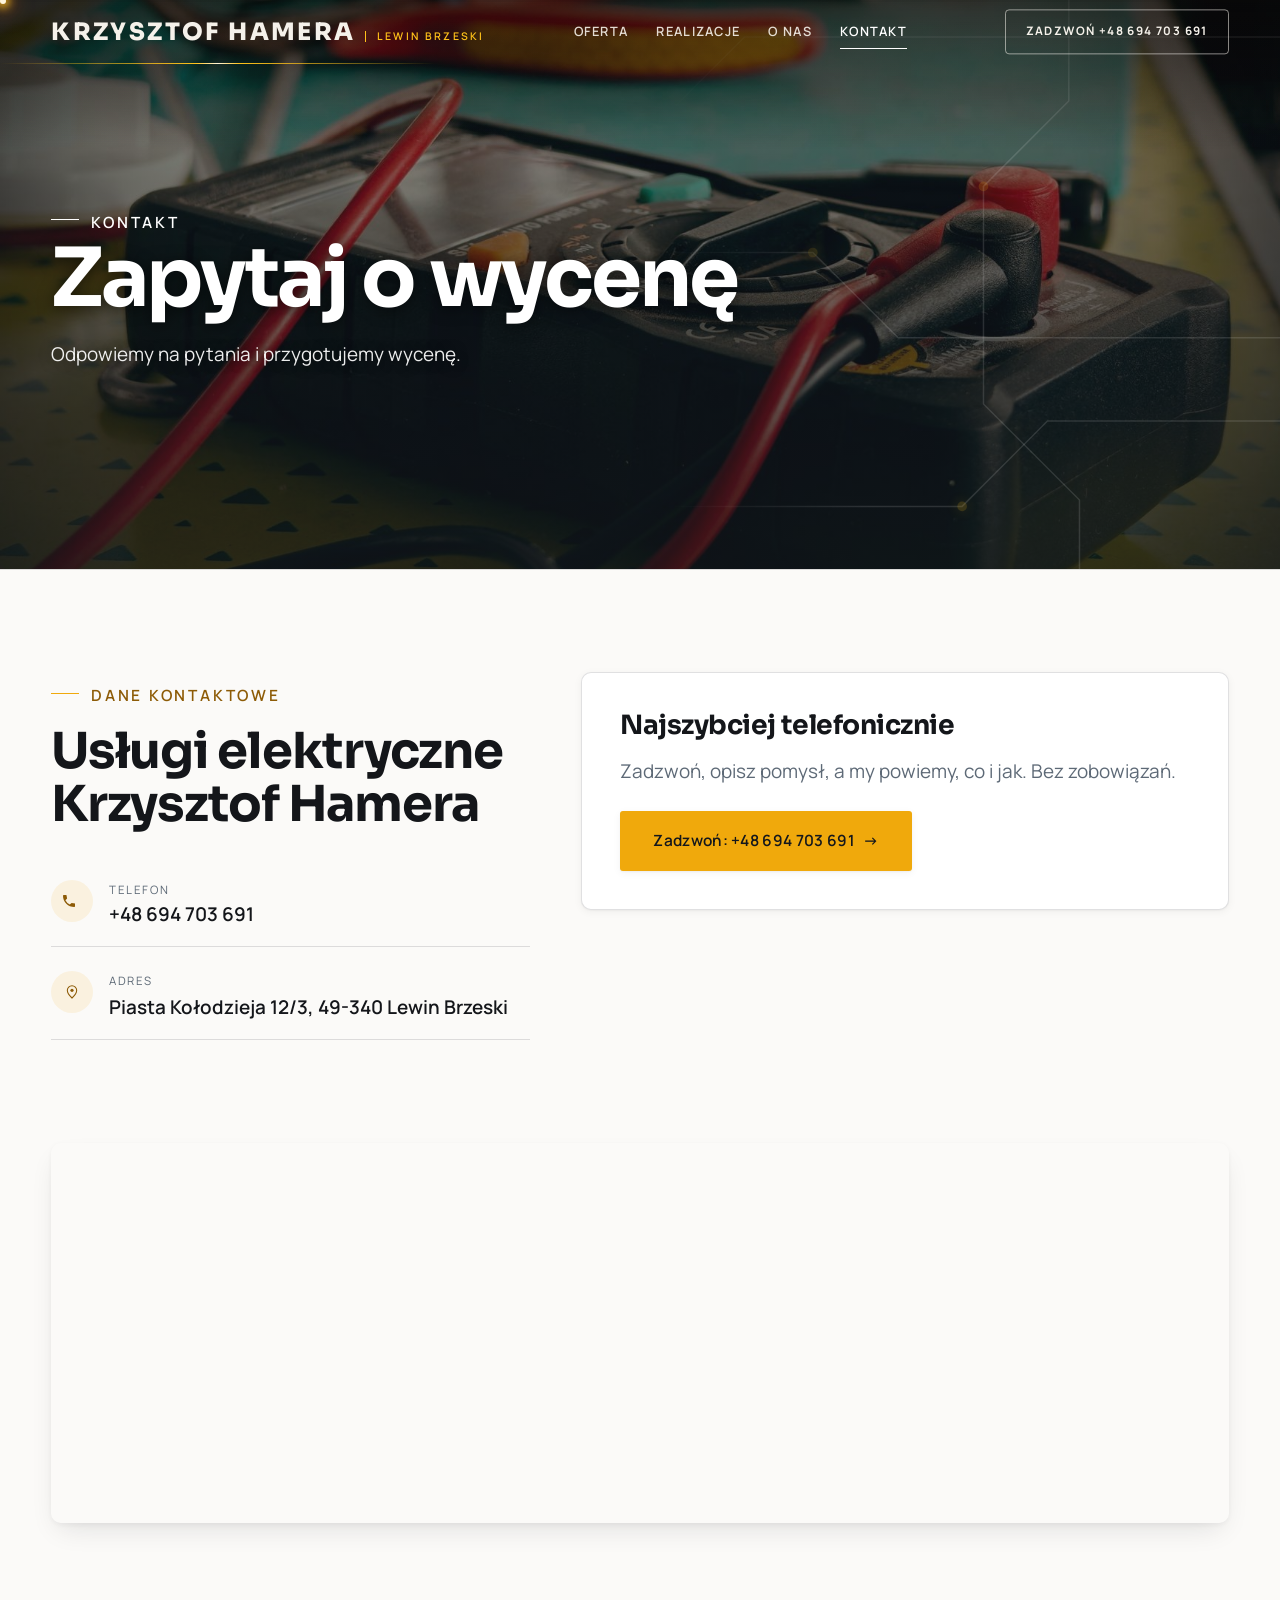
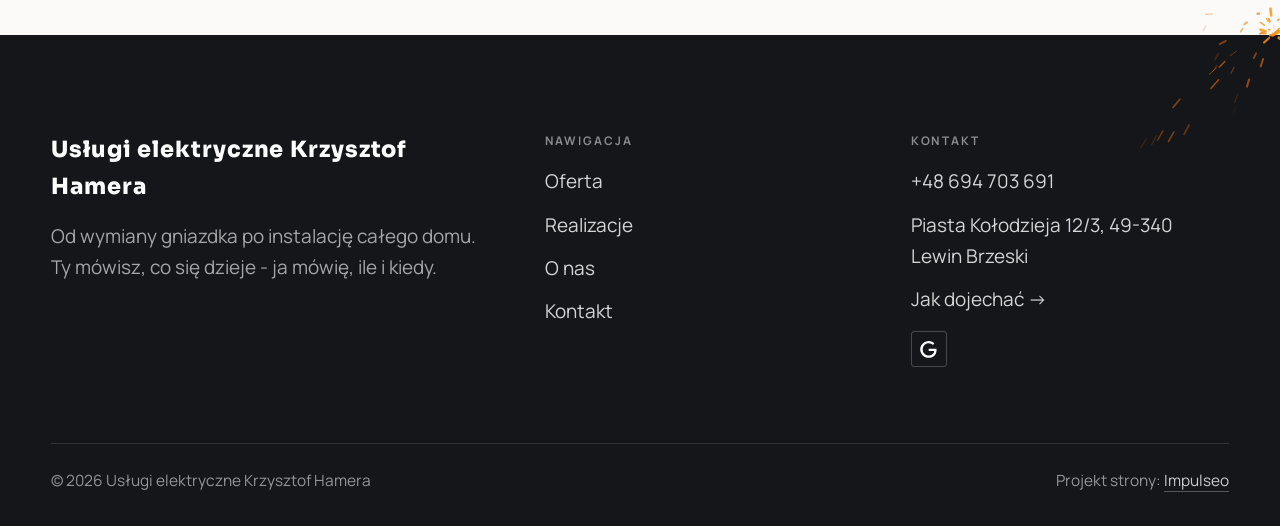
<file: kontakt.html>
<!DOCTYPE html>
<html lang="pl">
<head>
<meta charset="UTF-8">
<meta name="viewport" content="width=device-width, initial-scale=1.0">
<title>Kontakt - Usługi elektryczne Krzysztof Hamera</title>
<meta name="description" content="Kontakt Usługi elektryczne Krzysztof Hamera - Piasta Kołodzieja 12/3, 49-340 Lewin Brzeski">
<link rel="canonical" href="https://kris20032.github.io/uslugi-elektryczne-krzysztof-hamera/kontakt.html">
<meta name="robots" content="noindex, nofollow">
<meta property="og:type" content="website">
<meta property="og:locale" content="pl_PL">
<meta property="og:site_name" content="Usługi elektryczne Krzysztof Hamera">
<meta property="og:title" content="Kontakt - Usługi elektryczne Krzysztof Hamera">
<meta property="og:description" content="Kontakt Usługi elektryczne Krzysztof Hamera - Piasta Kołodzieja 12/3, 49-340 Lewin Brzeski">
<meta property="og:url" content="https://kris20032.github.io/uslugi-elektryczne-krzysztof-hamera/kontakt.html">
<meta property="og:image" content="https://kris20032.github.io/uslugi-elektryczne-krzysztof-hamera/img/og.jpg">
<meta property="og:image:width" content="1200">
<meta property="og:image:height" content="630">
<meta name="twitter:card" content="summary_large_image">
<link rel="preconnect" href="https://fonts.googleapis.com">
<link rel="preconnect" href="https://fonts.gstatic.com" crossorigin>
<link href="https://fonts.googleapis.com/css2?family=Sora:wght@600;700;800&family=Manrope:wght@400;500;600&display=swap" rel="stylesheet">
<link rel="stylesheet" href="assets/styles.css?v=295d6cc1">
<link rel="stylesheet" href="assets/electric.css?v=1">
</head>
<body>

<header class="nav">
  <div class="wrap nav-inner">
    <a class="brand" href="index.html"><span class="name">Krzysztof Hamera</span><span class="sub">Lewin Brzeski</span></a>
    <nav class="nav-links">
      <a href="oferta.html">Oferta</a>
      <a href="realizacje.html">Realizacje</a>
      <a href="o-nas.html">O nas</a>
      <a href="kontakt.html" class="active" aria-current="page">Kontakt</a>
      <a href="tel:+48694703691" class="btn btn-accent">Zadzwoń +48 694 703 691</a>
    </nav>
    <button class="nav-toggle" aria-label="Menu"><span></span><span></span><span></span></button>
  </div>
</header>

<main>
<section class="pagehead">
  <img src="img/g6.jpg" alt="Usługi elektryczne Krzysztof Hamera - Zapytaj o wycenę" width="1731" height="1300" decoding="async">
  <div class="wrap">
    <span class="eyebrow">Kontakt</span>
    <h1>Zapytaj o wycenę</h1>
    <p>Odpowiemy na pytania i przygotujemy wycenę.</p>
  </div>
</section>
<section>
  <div class="wrap contact-grid">
    <div class="reveal">
      <span class="eyebrow">Dane kontaktowe</span>
      <h2 style="margin:var(--space-4) 0 var(--space-6)">Usługi elektryczne Krzysztof Hamera</h2>
      <div class="info-list">
        <div class="info-row"><div class="ic"><svg class="ico-tel" width="16" height="16" viewBox="0 0 24 24" fill="none" aria-hidden="true"><path d="M6.6 10.8a15.5 15.5 0 0 0 6.6 6.6l2.2-2.2a1 1 0 0 1 1-.24 11.4 11.4 0 0 0 3.6.58 1 1 0 0 1 1 1V20a1 1 0 0 1-1 1A17 17 0 0 1 3 4a1 1 0 0 1 1-1h3.5a1 1 0 0 1 1 1c0 1.25.2 2.46.58 3.6a1 1 0 0 1-.25 1l-2.23 2.2Z" fill="currentColor"/></svg></div><div><div class="lbl">Telefon</div><a class="val" href="tel:+48694703691">+48 694 703 691</a></div></div>
        <div class="info-row"><div class="ic"><svg class="ico-pin" width="16" height="16" viewBox="0 0 24 24" fill="none" aria-hidden="true"><path d="M12 21s7-6.1 7-11.5A7 7 0 0 0 5 9.5C5 14.9 12 21 12 21Z" stroke="currentColor" stroke-width="1.6" fill="none"/><circle cx="12" cy="9.5" r="2.4" fill="currentColor"/></svg></div><div><div class="lbl">Adres</div><div class="val">Piasta Kołodzieja 12/3, 49-340 Lewin Brzeski</div></div></div>
      </div>
    </div>
    <div class="reveal">
      <div class="form">
        <h3 style="margin-bottom:var(--space-4)">Najszybciej telefonicznie</h3>
        <p class="muted" style="margin-bottom:var(--space-5)">Zadzwoń, opisz pomysł, a my powiemy, co i jak. Bez zobowiązań.</p>
        <a href="tel:+48694703691" class="btn btn-accent" style="justify-content:center">Zadzwoń: +48 694 703 691 <span class="arr">→</span></a>
      </div>
    </div>
  </div>
</section>
<section style="padding-top:0">
  <div class="wrap reveal">
    <iframe class="map" title="Usługi elektryczne Krzysztof Hamera - Lewin Brzeski" src="https://maps.google.com/maps?q=Us%C5%82ugi%20elektryczne%20Krzysztof%20Hamera%20Lewin%20Brzeski&z=15&output=embed" loading="lazy" referrerpolicy="no-referrer-when-downgrade"></iframe>
  </div>
</section>
</main>

<footer>
  <div class="wrap">
    <div class="foot-grid">
      <div class="foot-brand">
        <div class="name">Usługi elektryczne Krzysztof Hamera</div>
        <p>Od wymiany gniazdka po instalację całego domu. Ty mówisz, co się dzieje - ja mówię, ile i kiedy.</p>
      </div>
      <div class="foot-col">
        <h4>Nawigacja</h4>
        <a href="oferta.html">Oferta</a>
        <a href="realizacje.html">Realizacje</a>
        <a href="o-nas.html">O nas</a>
        <a href="kontakt.html">Kontakt</a>
      </div>
      <div class="foot-col">
        <h4>Kontakt</h4>
        <a href="tel:+48694703691">+48 694 703 691</a>
        <p>Piasta Kołodzieja 12/3, 49-340 Lewin Brzeski</p>
        <a href="https://maps.google.com/?cid=4866209174627410592&g_mp=Cidnb29nbGUubWFwcy5wbGFjZXMudjEuUGxhY2VzLlNlYXJjaFRleHQQAhgEIAA" target="_blank" rel="noopener">Jak dojechać →</a>
      <div class="foot-soc">
        <a class="soc" href="https://maps.google.com/?cid=4866209174627410592&g_mp=Cidnb29nbGUubWFwcy5wbGFjZXMudjEuUGxhY2VzLlNlYXJjaFRleHQQAhgEIAA" target="_blank" rel="noopener" aria-label="Google - Usługi elektryczne Krzysztof Hamera"><svg viewBox="0 0 24 24" aria-hidden="true" focusable="false"><path d="M12.48 10.92v3.28h7.84c-.24 1.84-.853 3.187-1.787 4.133-1.147 1.147-2.933 2.4-6.053 2.4-4.827 0-8.6-3.893-8.6-8.72s3.773-8.72 8.6-8.72c2.6 0 4.507 1.027 5.907 2.347l2.307-2.307C18.747 1.44 16.133 0 12.48 0 5.867 0 .307 5.387.307 12s5.56 12 12.173 12c3.573 0 6.267-1.173 8.373-3.36 2.16-2.16 2.84-5.213 2.84-7.667 0-.76-.053-1.467-.173-2.053H12.48z" fill="currentColor"/></svg></a>
      </div>
      </div>
    </div>
    <div class="foot-bot">
      <span>© 2026 Usługi elektryczne Krzysztof Hamera</span>
      <span>Projekt strony: <a class="foot-credit" href="https://impulseo.pl" target="_blank" rel="noopener">Impulseo</a></span>
    </div>
  </div>
</footer>
<div class="sticky-call"><a class="sc-call" href="tel:+48694703691"><svg class="ico-tel" width="16" height="16" viewBox="0 0 24 24" fill="none" aria-hidden="true"><path d="M6.6 10.8a15.5 15.5 0 0 0 6.6 6.6l2.2-2.2a1 1 0 0 1 1-.24 11.4 11.4 0 0 0 3.6.58 1 1 0 0 1 1 1V20a1 1 0 0 1-1 1A17 17 0 0 1 3 4a1 1 0 0 1 1-1h3.5a1 1 0 0 1 1 1c0 1.25.2 2.46.58 3.6a1 1 0 0 1-.25 1l-2.23 2.2Z" fill="currentColor"/></svg> Zadzwoń</a><a class="sc-quote" href="kontakt.html">Bezpłatna wycena</a></div>
<div class="demo-wazne" data-do="2026-09-15" data-cykl="3" hidden><svg class="dw-ico" width="13" height="13" viewBox="0 0 24 24" fill="none" aria-hidden="true"><circle cx="12" cy="12" r="8.6" stroke="currentColor" stroke-width="1.8"/><path d="M12 7.2V12l3.3 2" stroke="currentColor" stroke-width="1.8" stroke-linecap="round"/></svg><span class="dw-txt"></span></div>

<script src="assets/main.js"></script>
<script src="assets/electric.js?v=1" defer></script>
</body>
</html>
</file>
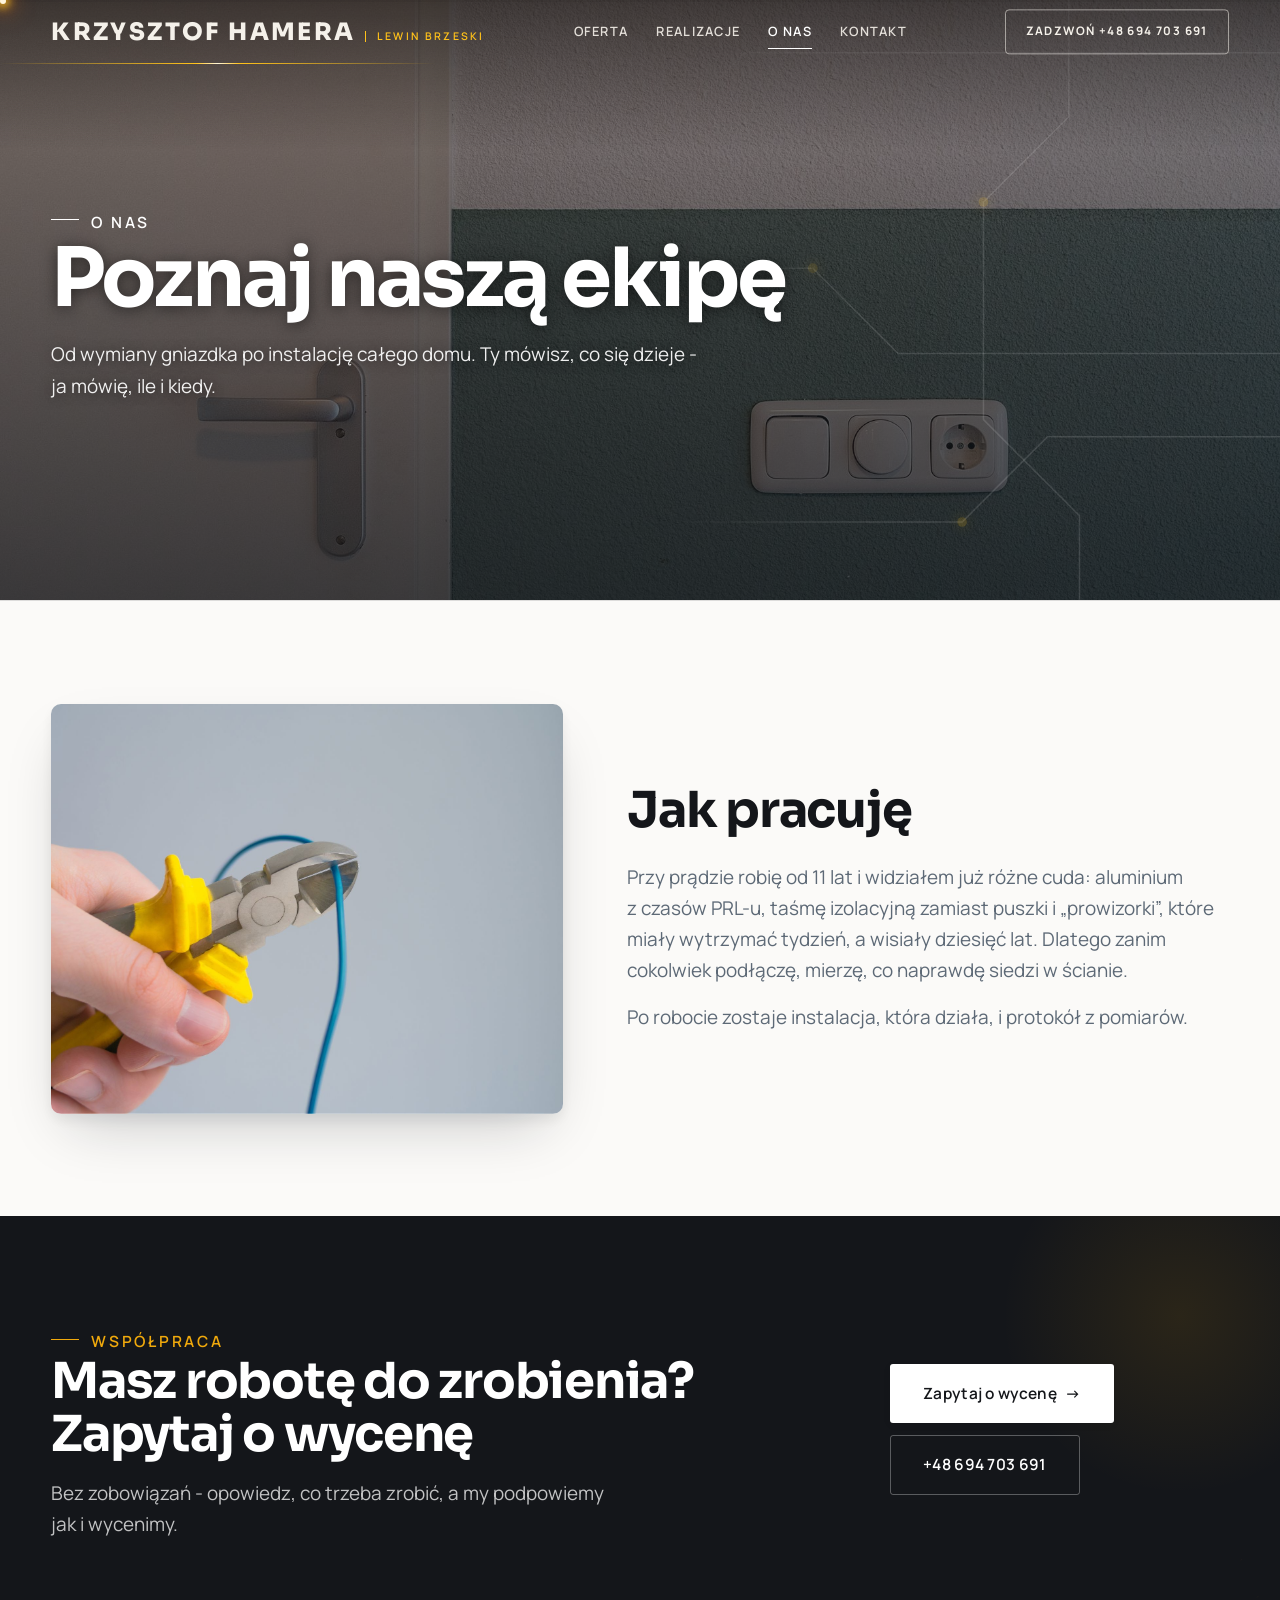
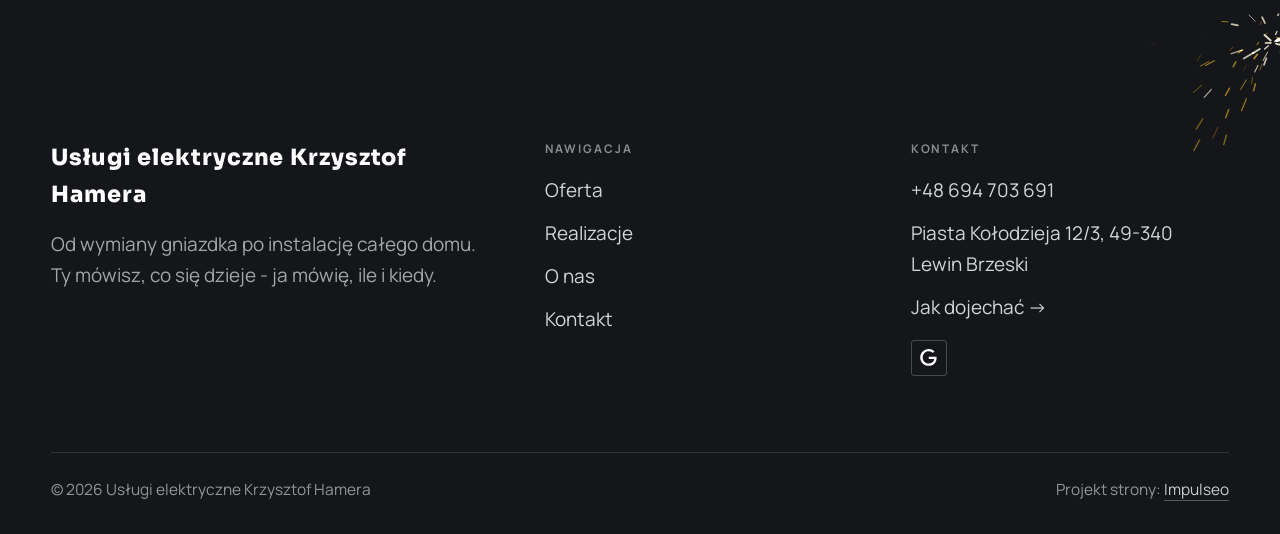
<file: o-nas.html>
<!DOCTYPE html>
<html lang="pl">
<head>
<meta charset="UTF-8">
<meta name="viewport" content="width=device-width, initial-scale=1.0">
<title>O nas - Usługi elektryczne Krzysztof Hamera</title>
<meta name="description" content="Elektryk w Lewinie Brzeskim z dojazdem. Awarie, instalacje, rozdzielnice, oświetlenie, pomiary z protokołem. Cenę znasz przed robotą. Zadzwoń: +48 694 703 691.">
<link rel="canonical" href="https://kris20032.github.io/uslugi-elektryczne-krzysztof-hamera/o-nas.html">
<meta name="robots" content="noindex, nofollow">
<meta property="og:type" content="website">
<meta property="og:locale" content="pl_PL">
<meta property="og:site_name" content="Usługi elektryczne Krzysztof Hamera">
<meta property="og:title" content="O nas - Usługi elektryczne Krzysztof Hamera">
<meta property="og:description" content="Elektryk w Lewinie Brzeskim z dojazdem. Awarie, instalacje, rozdzielnice, oświetlenie, pomiary z protokołem. Cenę znasz przed robotą. Zadzwoń: +48 694 703 691.">
<meta property="og:url" content="https://kris20032.github.io/uslugi-elektryczne-krzysztof-hamera/o-nas.html">
<meta property="og:image" content="https://kris20032.github.io/uslugi-elektryczne-krzysztof-hamera/img/og.jpg">
<meta property="og:image:width" content="1200">
<meta property="og:image:height" content="630">
<meta name="twitter:card" content="summary_large_image">
<link rel="preconnect" href="https://fonts.googleapis.com">
<link rel="preconnect" href="https://fonts.gstatic.com" crossorigin>
<link href="https://fonts.googleapis.com/css2?family=Sora:wght@600;700;800&family=Manrope:wght@400;500;600&display=swap" rel="stylesheet">
<link rel="stylesheet" href="assets/styles.css?v=295d6cc1">
<link rel="stylesheet" href="assets/electric.css?v=1">
</head>
<body>

<header class="nav">
  <div class="wrap nav-inner">
    <a class="brand" href="index.html"><span class="name">Krzysztof Hamera</span><span class="sub">Lewin Brzeski</span></a>
    <nav class="nav-links">
      <a href="oferta.html">Oferta</a>
      <a href="realizacje.html">Realizacje</a>
      <a href="o-nas.html" class="active" aria-current="page">O nas</a>
      <a href="kontakt.html">Kontakt</a>
      <a href="tel:+48694703691" class="btn btn-accent">Zadzwoń +48 694 703 691</a>
    </nav>
    <button class="nav-toggle" aria-label="Menu"><span></span><span></span><span></span></button>
  </div>
</header>

<main>
<section class="pagehead">
  <img src="img/g4.jpg" alt="Usługi elektryczne Krzysztof Hamera - Poznaj naszą ekipę" width="1880" height="1255" decoding="async">
  <div class="wrap">
    <span class="eyebrow">O nas</span>
    <h1>Poznaj naszą ekipę</h1>
    <p>Od wymiany gniazdka po instalację całego domu. Ty mówisz, co się dzieje - ja mówię, ile i kiedy.</p>
  </div>
</section>
<section>
  <div class="wrap split">
    <div class="split-art reveal"><img src="img/g5.jpg" alt="Usługi elektryczne Krzysztof Hamera" loading="lazy" width="1880" height="1253" decoding="async"></div>
    <div class="split-copy reveal">
      <h2>Jak pracuję</h2>
      <p class="muted">Przy prądzie robię od 11 lat i widziałem już różne cuda: aluminium z czasów PRL-u, taśmę izolacyjną zamiast puszki i „prowizorki”, które miały wytrzymać tydzień, a wisiały dziesięć lat. Dlatego zanim cokolwiek podłączę, mierzę, co naprawdę siedzi w ścianie.</p>
      <p class="muted">Po robocie zostaje instalacja, która działa, i protokół z pomiarów.</p>
    </div>
  </div>
</section>


<section class="cta">
  <div class="wrap">
    <div class="reveal">
      <span class="eyebrow">Współpraca</span>
      <h2>Masz robotę do zrobienia? Zapytaj o wycenę</h2>
      <p>Bez zobowiązań - opowiedz, co trzeba zrobić, a my podpowiemy jak i wycenimy.</p>
    </div>
    <div class="cta-actions reveal">
      <a href="kontakt.html" class="btn btn-light">Zapytaj o wycenę <span class="arr">→</span></a>
      <a href="tel:+48694703691" class="btn btn-ghost btn-ghost-cta">+48 694 703 691</a>
    </div>
  </div>
</section>
</main>

<footer>
  <div class="wrap">
    <div class="foot-grid">
      <div class="foot-brand">
        <div class="name">Usługi elektryczne Krzysztof Hamera</div>
        <p>Od wymiany gniazdka po instalację całego domu. Ty mówisz, co się dzieje - ja mówię, ile i kiedy.</p>
      </div>
      <div class="foot-col">
        <h4>Nawigacja</h4>
        <a href="oferta.html">Oferta</a>
        <a href="realizacje.html">Realizacje</a>
        <a href="o-nas.html">O nas</a>
        <a href="kontakt.html">Kontakt</a>
      </div>
      <div class="foot-col">
        <h4>Kontakt</h4>
        <a href="tel:+48694703691">+48 694 703 691</a>
        <p>Piasta Kołodzieja 12/3, 49-340 Lewin Brzeski</p>
        <a href="https://maps.google.com/?cid=4866209174627410592&g_mp=Cidnb29nbGUubWFwcy5wbGFjZXMudjEuUGxhY2VzLlNlYXJjaFRleHQQAhgEIAA" target="_blank" rel="noopener">Jak dojechać →</a>
      <div class="foot-soc">
        <a class="soc" href="https://maps.google.com/?cid=4866209174627410592&g_mp=Cidnb29nbGUubWFwcy5wbGFjZXMudjEuUGxhY2VzLlNlYXJjaFRleHQQAhgEIAA" target="_blank" rel="noopener" aria-label="Google - Usługi elektryczne Krzysztof Hamera"><svg viewBox="0 0 24 24" aria-hidden="true" focusable="false"><path d="M12.48 10.92v3.28h7.84c-.24 1.84-.853 3.187-1.787 4.133-1.147 1.147-2.933 2.4-6.053 2.4-4.827 0-8.6-3.893-8.6-8.72s3.773-8.72 8.6-8.72c2.6 0 4.507 1.027 5.907 2.347l2.307-2.307C18.747 1.44 16.133 0 12.48 0 5.867 0 .307 5.387.307 12s5.56 12 12.173 12c3.573 0 6.267-1.173 8.373-3.36 2.16-2.16 2.84-5.213 2.84-7.667 0-.76-.053-1.467-.173-2.053H12.48z" fill="currentColor"/></svg></a>
      </div>
      </div>
    </div>
    <div class="foot-bot">
      <span>© 2026 Usługi elektryczne Krzysztof Hamera</span>
      <span>Projekt strony: <a class="foot-credit" href="https://impulseo.pl" target="_blank" rel="noopener">Impulseo</a></span>
    </div>
  </div>
</footer>
<div class="sticky-call"><a class="sc-call" href="tel:+48694703691"><svg class="ico-tel" width="16" height="16" viewBox="0 0 24 24" fill="none" aria-hidden="true"><path d="M6.6 10.8a15.5 15.5 0 0 0 6.6 6.6l2.2-2.2a1 1 0 0 1 1-.24 11.4 11.4 0 0 0 3.6.58 1 1 0 0 1 1 1V20a1 1 0 0 1-1 1A17 17 0 0 1 3 4a1 1 0 0 1 1-1h3.5a1 1 0 0 1 1 1c0 1.25.2 2.46.58 3.6a1 1 0 0 1-.25 1l-2.23 2.2Z" fill="currentColor"/></svg> Zadzwoń</a><a class="sc-quote" href="kontakt.html">Bezpłatna wycena</a></div>
<div class="demo-wazne" data-do="2026-09-15" data-cykl="3" hidden><svg class="dw-ico" width="13" height="13" viewBox="0 0 24 24" fill="none" aria-hidden="true"><circle cx="12" cy="12" r="8.6" stroke="currentColor" stroke-width="1.8"/><path d="M12 7.2V12l3.3 2" stroke="currentColor" stroke-width="1.8" stroke-linecap="round"/></svg><span class="dw-txt"></span></div>

<script src="assets/main.js"></script>
<script src="assets/electric.js?v=1" defer></script>
</body>
</html>
</file>
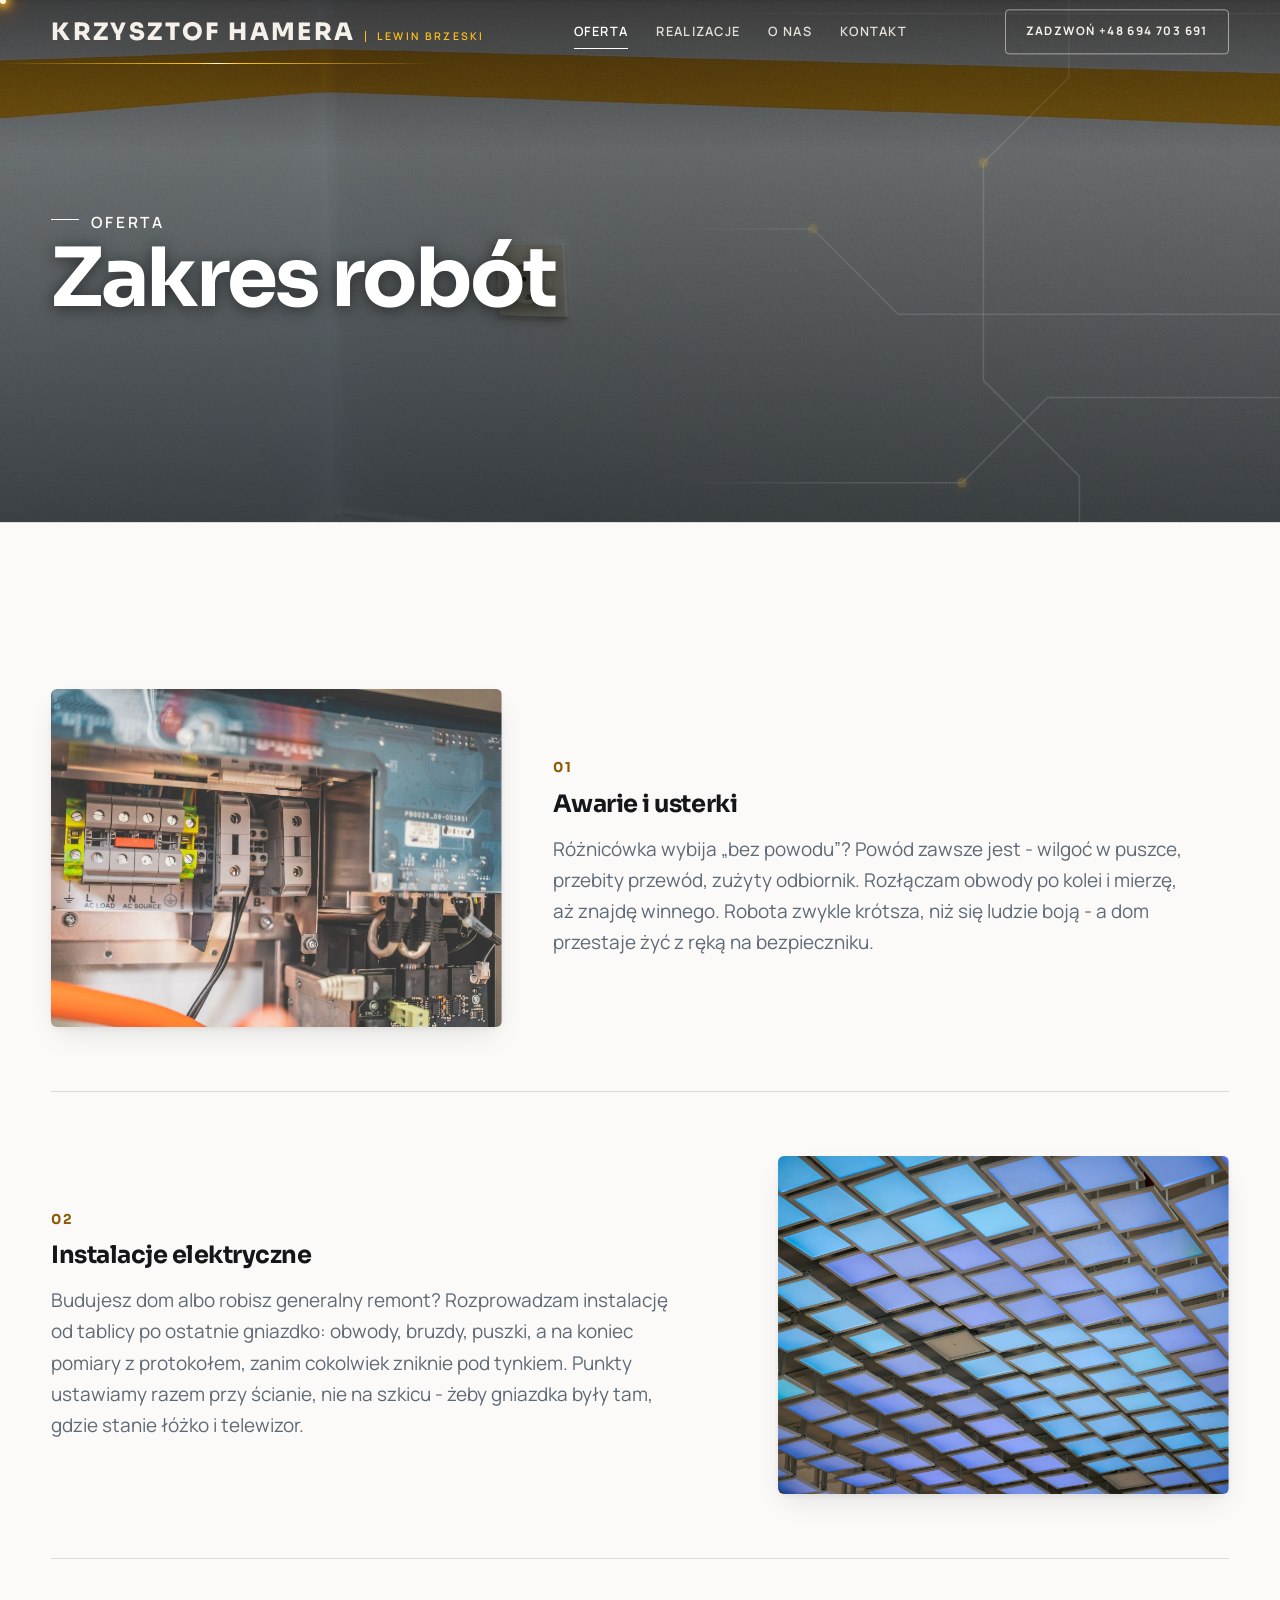
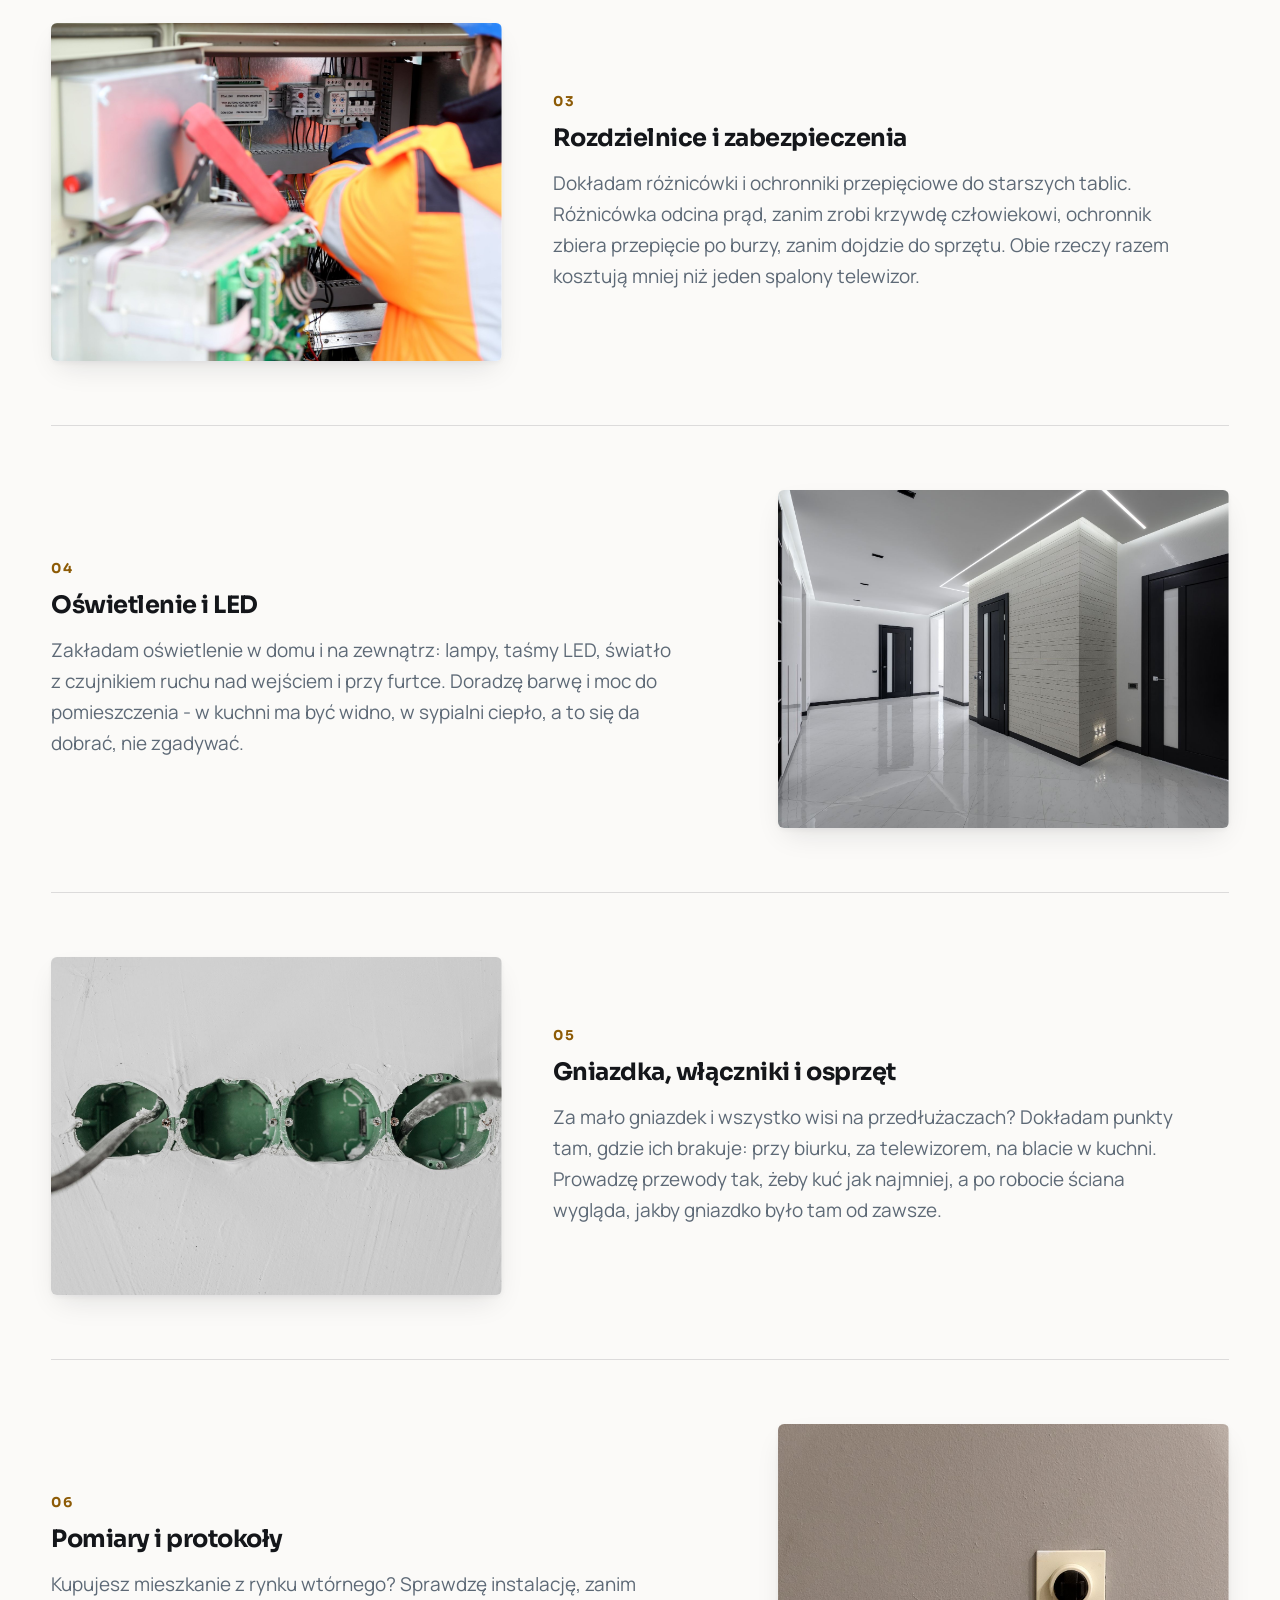
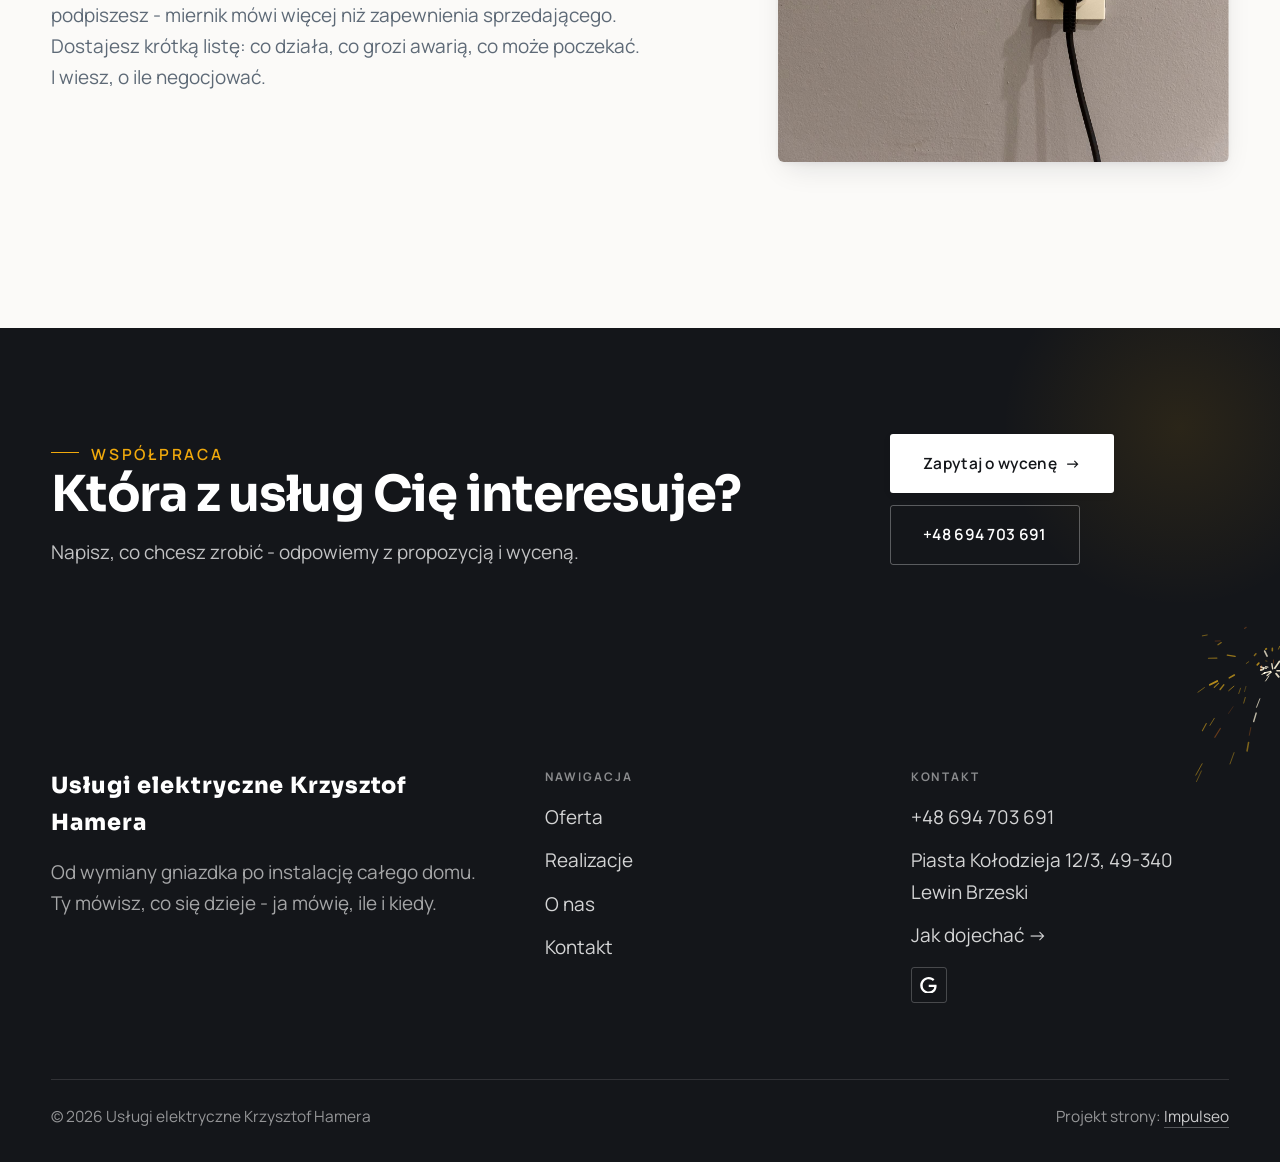
<file: oferta.html>
<!DOCTYPE html>
<html lang="pl">
<head>
<meta charset="UTF-8">
<meta name="viewport" content="width=device-width, initial-scale=1.0">
<title>Oferta - Usługi elektryczne Krzysztof Hamera</title>
<meta name="description" content="Elektryk w Lewinie Brzeskim z dojazdem. Awarie, instalacje, rozdzielnice, oświetlenie, pomiary z protokołem. Cenę znasz przed robotą. Zadzwoń: +48 694 703 691.">
<link rel="canonical" href="https://kris20032.github.io/uslugi-elektryczne-krzysztof-hamera/oferta.html">
<meta name="robots" content="noindex, nofollow">
<meta property="og:type" content="website">
<meta property="og:locale" content="pl_PL">
<meta property="og:site_name" content="Usługi elektryczne Krzysztof Hamera">
<meta property="og:title" content="Oferta - Usługi elektryczne Krzysztof Hamera">
<meta property="og:description" content="Elektryk w Lewinie Brzeskim z dojazdem. Awarie, instalacje, rozdzielnice, oświetlenie, pomiary z protokołem. Cenę znasz przed robotą. Zadzwoń: +48 694 703 691.">
<meta property="og:url" content="https://kris20032.github.io/uslugi-elektryczne-krzysztof-hamera/oferta.html">
<meta property="og:image" content="https://kris20032.github.io/uslugi-elektryczne-krzysztof-hamera/img/og.jpg">
<meta property="og:image:width" content="1200">
<meta property="og:image:height" content="630">
<meta name="twitter:card" content="summary_large_image">
<link rel="preconnect" href="https://fonts.googleapis.com">
<link rel="preconnect" href="https://fonts.gstatic.com" crossorigin>
<link href="https://fonts.googleapis.com/css2?family=Sora:wght@600;700;800&family=Manrope:wght@400;500;600&display=swap" rel="stylesheet">
<link rel="stylesheet" href="assets/styles.css?v=295d6cc1">
<link rel="stylesheet" href="assets/electric.css?v=1">
</head>
<body>

<header class="nav">
  <div class="wrap nav-inner">
    <a class="brand" href="index.html"><span class="name">Krzysztof Hamera</span><span class="sub">Lewin Brzeski</span></a>
    <nav class="nav-links">
      <a href="oferta.html" class="active" aria-current="page">Oferta</a>
      <a href="realizacje.html">Realizacje</a>
      <a href="o-nas.html">O nas</a>
      <a href="kontakt.html">Kontakt</a>
      <a href="tel:+48694703691" class="btn btn-accent">Zadzwoń +48 694 703 691</a>
    </nav>
    <button class="nav-toggle" aria-label="Menu"><span></span><span></span><span></span></button>
  </div>
</header>

<main>
<section class="pagehead">
  <img src="img/g3.jpg" alt="Usługi elektryczne Krzysztof Hamera - Zakres robót" width="1880" height="1255" decoding="async">
  <div class="wrap">
    <span class="eyebrow">Oferta</span>
    <h1>Zakres robót</h1>
  </div>
</section>
<section>
  <div class="wrap">
    <div class="svc-row reveal">
      <div class="svc-row-art"><img src="img/g11.jpg" alt="Awarie i usterki" loading="lazy" width="1880" height="1253" decoding="async"></div>
      <div>
        <span class="num">01</span>
        <h3>Awarie i usterki</h3>
        <p class="muted">Różnicówka wybija „bez powodu”? Powód zawsze jest - wilgoć w puszce, przebity przewód, zużyty odbiornik. Rozłączam obwody po kolei i mierzę, aż znajdę winnego. Robota zwykle krótsza, niż się ludzie boją - a dom przestaje żyć z ręką na bezpieczniku.</p>
      </div>
    </div>
    <div class="svc-row rev reveal">
      <div class="svc-row-art"><img src="img/g12.jpg" alt="Instalacje elektryczne" loading="lazy" width="1880" height="1254" decoding="async"></div>
      <div>
        <span class="num">02</span>
        <h3>Instalacje elektryczne</h3>
        <p class="muted">Budujesz dom albo robisz generalny remont? Rozprowadzam instalację od tablicy po ostatnie gniazdko: obwody, bruzdy, puszki, a na koniec pomiary z protokołem, zanim cokolwiek zniknie pod tynkiem. Punkty ustawiamy razem przy ścianie, nie na szkicu - żeby gniazdka były tam, gdzie stanie łóżko i telewizor.</p>
      </div>
    </div>
    <div class="svc-row reveal">
      <div class="svc-row-art"><img src="img/g13.jpg" alt="Rozdzielnice i zabezpieczenia" loading="lazy" width="1880" height="1253" decoding="async"></div>
      <div>
        <span class="num">03</span>
        <h3>Rozdzielnice i zabezpieczenia</h3>
        <p class="muted">Dokładam różnicówki i ochronniki przepięciowe do starszych tablic. Różnicówka odcina prąd, zanim zrobi krzywdę człowiekowi, ochronnik zbiera przepięcie po burzy, zanim dojdzie do sprzętu. Obie rzeczy razem kosztują mniej niż jeden spalony telewizor.</p>
      </div>
    </div>
    <div class="svc-row rev reveal">
      <div class="svc-row-art"><img src="img/about.jpg" alt="Oświetlenie i LED" loading="lazy" width="1880" height="1255" decoding="async"></div>
      <div>
        <span class="num">04</span>
        <h3>Oświetlenie i LED</h3>
        <p class="muted">Zakładam oświetlenie w domu i na zewnątrz: lampy, taśmy LED, światło z czujnikiem ruchu nad wejściem i przy furtce. Doradzę barwę i moc do pomieszczenia - w kuchni ma być widno, w sypialni ciepło, a to się da dobrać, nie zgadywać.</p>
      </div>
    </div>
    <div class="svc-row reveal">
      <div class="svc-row-art"><img src="img/g1.jpg" alt="Gniazdka, włączniki i osprzęt" loading="lazy" width="1880" height="1255" decoding="async"></div>
      <div>
        <span class="num">05</span>
        <h3>Gniazdka, włączniki i osprzęt</h3>
        <p class="muted">Za mało gniazdek i wszystko wisi na przedłużaczach? Dokładam punkty tam, gdzie ich brakuje: przy biurku, za telewizorem, na blacie w kuchni. Prowadzę przewody tak, żeby kuć jak najmniej, a po robocie ściana wygląda, jakby gniazdko było tam od zawsze.</p>
      </div>
    </div>
    <div class="svc-row rev reveal">
      <div class="svc-row-art"><img src="img/g2.jpg" alt="Pomiary i protokoły" loading="lazy" width="1880" height="1255" decoding="async"></div>
      <div>
        <span class="num">06</span>
        <h3>Pomiary i protokoły</h3>
        <p class="muted">Kupujesz mieszkanie z rynku wtórnego? Sprawdzę instalację, zanim podpiszesz - miernik mówi więcej niż zapewnienia sprzedającego. Dostajesz krótką listę: co działa, co grozi awarią, co może poczekać. I wiesz, o ile negocjować.</p>
      </div>
    </div>
  </div>
</section>

<section class="cta">
  <div class="wrap">
    <div class="reveal">
      <span class="eyebrow">Współpraca</span>
      <h2>Która z usług Cię interesuje?</h2>
      <p>Napisz, co chcesz zrobić - odpowiemy z propozycją i wyceną.</p>
    </div>
    <div class="cta-actions reveal">
      <a href="kontakt.html" class="btn btn-light">Zapytaj o wycenę <span class="arr">→</span></a>
      <a href="tel:+48694703691" class="btn btn-ghost btn-ghost-cta">+48 694 703 691</a>
    </div>
  </div>
</section>
</main>

<footer>
  <div class="wrap">
    <div class="foot-grid">
      <div class="foot-brand">
        <div class="name">Usługi elektryczne Krzysztof Hamera</div>
        <p>Od wymiany gniazdka po instalację całego domu. Ty mówisz, co się dzieje - ja mówię, ile i kiedy.</p>
      </div>
      <div class="foot-col">
        <h4>Nawigacja</h4>
        <a href="oferta.html">Oferta</a>
        <a href="realizacje.html">Realizacje</a>
        <a href="o-nas.html">O nas</a>
        <a href="kontakt.html">Kontakt</a>
      </div>
      <div class="foot-col">
        <h4>Kontakt</h4>
        <a href="tel:+48694703691">+48 694 703 691</a>
        <p>Piasta Kołodzieja 12/3, 49-340 Lewin Brzeski</p>
        <a href="https://maps.google.com/?cid=4866209174627410592&g_mp=Cidnb29nbGUubWFwcy5wbGFjZXMudjEuUGxhY2VzLlNlYXJjaFRleHQQAhgEIAA" target="_blank" rel="noopener">Jak dojechać →</a>
      <div class="foot-soc">
        <a class="soc" href="https://maps.google.com/?cid=4866209174627410592&g_mp=Cidnb29nbGUubWFwcy5wbGFjZXMudjEuUGxhY2VzLlNlYXJjaFRleHQQAhgEIAA" target="_blank" rel="noopener" aria-label="Google - Usługi elektryczne Krzysztof Hamera"><svg viewBox="0 0 24 24" aria-hidden="true" focusable="false"><path d="M12.48 10.92v3.28h7.84c-.24 1.84-.853 3.187-1.787 4.133-1.147 1.147-2.933 2.4-6.053 2.4-4.827 0-8.6-3.893-8.6-8.72s3.773-8.72 8.6-8.72c2.6 0 4.507 1.027 5.907 2.347l2.307-2.307C18.747 1.44 16.133 0 12.48 0 5.867 0 .307 5.387.307 12s5.56 12 12.173 12c3.573 0 6.267-1.173 8.373-3.36 2.16-2.16 2.84-5.213 2.84-7.667 0-.76-.053-1.467-.173-2.053H12.48z" fill="currentColor"/></svg></a>
      </div>
      </div>
    </div>
    <div class="foot-bot">
      <span>© 2026 Usługi elektryczne Krzysztof Hamera</span>
      <span>Projekt strony: <a class="foot-credit" href="https://impulseo.pl" target="_blank" rel="noopener">Impulseo</a></span>
    </div>
  </div>
</footer>
<div class="sticky-call"><a class="sc-call" href="tel:+48694703691"><svg class="ico-tel" width="16" height="16" viewBox="0 0 24 24" fill="none" aria-hidden="true"><path d="M6.6 10.8a15.5 15.5 0 0 0 6.6 6.6l2.2-2.2a1 1 0 0 1 1-.24 11.4 11.4 0 0 0 3.6.58 1 1 0 0 1 1 1V20a1 1 0 0 1-1 1A17 17 0 0 1 3 4a1 1 0 0 1 1-1h3.5a1 1 0 0 1 1 1c0 1.25.2 2.46.58 3.6a1 1 0 0 1-.25 1l-2.23 2.2Z" fill="currentColor"/></svg> Zadzwoń</a><a class="sc-quote" href="kontakt.html">Bezpłatna wycena</a></div>
<div class="demo-wazne" data-do="2026-09-15" data-cykl="3" hidden><svg class="dw-ico" width="13" height="13" viewBox="0 0 24 24" fill="none" aria-hidden="true"><circle cx="12" cy="12" r="8.6" stroke="currentColor" stroke-width="1.8"/><path d="M12 7.2V12l3.3 2" stroke="currentColor" stroke-width="1.8" stroke-linecap="round"/></svg><span class="dw-txt"></span></div>

<script src="assets/main.js"></script>
<script src="assets/electric.js?v=1" defer></script>
</body>
</html>
</file>
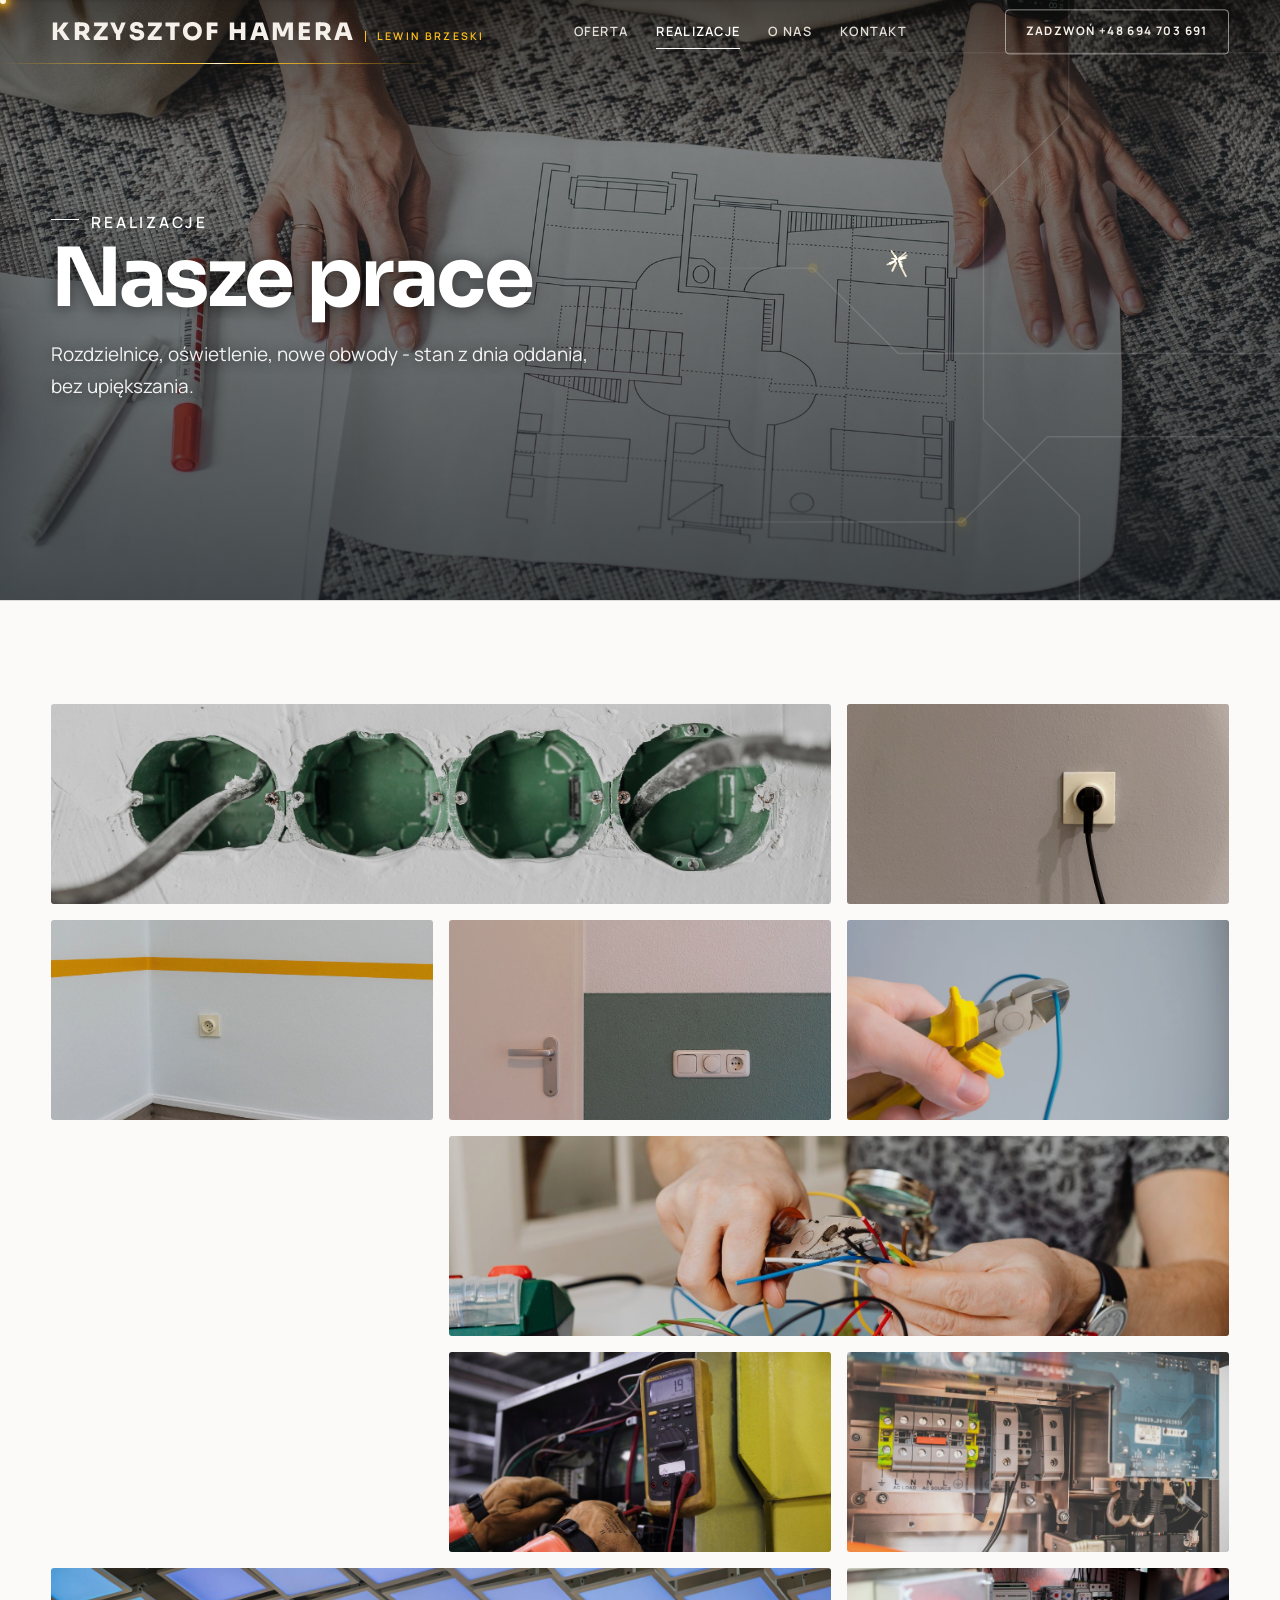
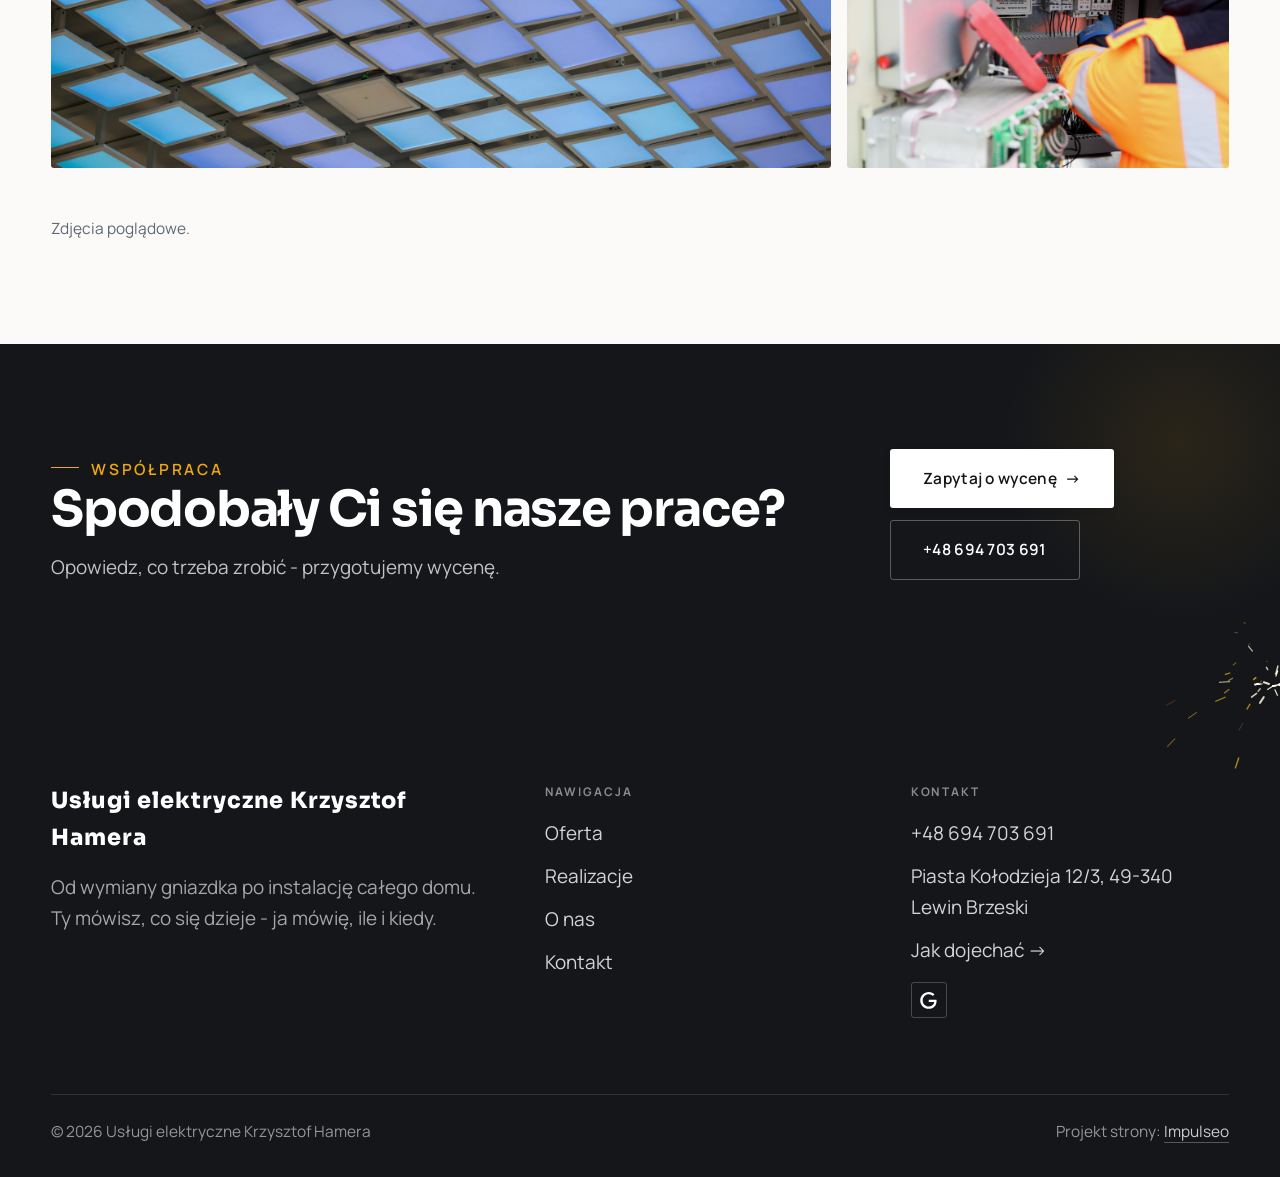
<file: realizacje.html>
<!DOCTYPE html>
<html lang="pl">
<head>
<meta charset="UTF-8">
<meta name="viewport" content="width=device-width, initial-scale=1.0">
<title>Realizacje - Usługi elektryczne Krzysztof Hamera</title>
<meta name="description" content="Realizacje Usługi elektryczne Krzysztof Hamera: Rozdzielnica po modernizacji, Nowa instalacja przed tynkiem, Oświetlenie LED, Osprzęt po wymianie, Pomiary przy odbiorze">
<link rel="canonical" href="https://kris20032.github.io/uslugi-elektryczne-krzysztof-hamera/realizacje.html">
<meta name="robots" content="noindex, nofollow">
<meta property="og:type" content="website">
<meta property="og:locale" content="pl_PL">
<meta property="og:site_name" content="Usługi elektryczne Krzysztof Hamera">
<meta property="og:title" content="Realizacje - Usługi elektryczne Krzysztof Hamera">
<meta property="og:description" content="Realizacje Usługi elektryczne Krzysztof Hamera: Rozdzielnica po modernizacji, Nowa instalacja przed tynkiem, Oświetlenie LED, Osprzęt po wymianie, Pomiary przy odbiorze">
<meta property="og:url" content="https://kris20032.github.io/uslugi-elektryczne-krzysztof-hamera/realizacje.html">
<meta property="og:image" content="https://kris20032.github.io/uslugi-elektryczne-krzysztof-hamera/img/og.jpg">
<meta property="og:image:width" content="1200">
<meta property="og:image:height" content="630">
<meta name="twitter:card" content="summary_large_image">
<link rel="preconnect" href="https://fonts.googleapis.com">
<link rel="preconnect" href="https://fonts.gstatic.com" crossorigin>
<link href="https://fonts.googleapis.com/css2?family=Sora:wght@600;700;800&family=Manrope:wght@400;500;600&display=swap" rel="stylesheet">
<link rel="stylesheet" href="assets/styles.css?v=295d6cc1">
<link rel="stylesheet" href="assets/electric.css?v=1">
</head>
<body>

<header class="nav">
  <div class="wrap nav-inner">
    <a class="brand" href="index.html"><span class="name">Krzysztof Hamera</span><span class="sub">Lewin Brzeski</span></a>
    <nav class="nav-links">
      <a href="oferta.html">Oferta</a>
      <a href="realizacje.html" class="active" aria-current="page">Realizacje</a>
      <a href="o-nas.html">O nas</a>
      <a href="kontakt.html">Kontakt</a>
      <a href="tel:+48694703691" class="btn btn-accent">Zadzwoń +48 694 703 691</a>
    </nav>
    <button class="nav-toggle" aria-label="Menu"><span></span><span></span><span></span></button>
  </div>
</header>

<main>
<section class="pagehead">
  <img src="img/g10.jpg" alt="Usługi elektryczne Krzysztof Hamera - Nasze prace" width="1880" height="1253" decoding="async">
  <div class="wrap">
    <span class="eyebrow">Realizacje</span>
    <h1>Nasze prace</h1>
    <p>Rozdzielnice, oświetlenie, nowe obwody - stan z dnia oddania, bez upiększania.</p>
  </div>
</section>
<section>
  <div class="wrap">
    <div class="gallery">
      <div class="tile t-two3 reveal"><img src="img/g1.jpg" alt="Usługi elektryczne Krzysztof Hamera" loading="lazy" width="1880" height="1255" decoding="async"></div>
      <div class="tile t-third reveal"><img src="img/g2.jpg" alt="Usługi elektryczne Krzysztof Hamera" loading="lazy" width="1880" height="1255" decoding="async"></div>
      <div class="tile t-third reveal"><img src="img/g3.jpg" alt="Usługi elektryczne Krzysztof Hamera" loading="lazy" width="1880" height="1255" decoding="async"></div>
      <div class="tile t-third reveal"><img src="img/g4.jpg" alt="Usługi elektryczne Krzysztof Hamera" loading="lazy" width="1880" height="1255" decoding="async"></div>
      <div class="tile t-third reveal"><img src="img/g5.jpg" alt="Usługi elektryczne Krzysztof Hamera" loading="lazy" width="1880" height="1253" decoding="async"></div>
      <div class="tile t-third reveal"><img src="img/g6.jpg" alt="Usługi elektryczne Krzysztof Hamera" loading="lazy" width="1731" height="1300" decoding="async"></div>
      <div class="tile t-two3 reveal"><img src="img/g7.jpg" alt="Usługi elektryczne Krzysztof Hamera" loading="lazy" width="1880" height="1253" decoding="async"></div>
      <div class="tile t-third reveal"><img src="img/g8.jpg" alt="Usługi elektryczne Krzysztof Hamera" loading="lazy" width="1880" height="1357" decoding="async"></div>
      <div class="tile t-third reveal"><img src="img/g9.jpg" alt="Usługi elektryczne Krzysztof Hamera" loading="lazy" width="1880" height="992" decoding="async"></div>
      <div class="tile t-third reveal"><img src="img/g11.jpg" alt="Usługi elektryczne Krzysztof Hamera" loading="lazy" width="1880" height="1253" decoding="async"></div>
      <div class="tile t-two3 reveal"><img src="img/g12.jpg" alt="Usługi elektryczne Krzysztof Hamera" loading="lazy" width="1880" height="1254" decoding="async"></div>
      <div class="tile t-third reveal"><img src="img/g13.jpg" alt="Usługi elektryczne Krzysztof Hamera" loading="lazy" width="1880" height="1253" decoding="async"></div>
    </div>
    <p class="muted reveal" style="margin-top:var(--space-7);font-size:var(--text-sm);max-width:62ch">Zdjęcia poglądowe.</p>
  </div>
</section>
<section class="cta">
  <div class="wrap">
    <div class="reveal">
      <span class="eyebrow">Współpraca</span>
      <h2>Spodobały Ci się nasze prace?</h2>
      <p>Opowiedz, co trzeba zrobić - przygotujemy wycenę.</p>
    </div>
    <div class="cta-actions reveal">
      <a href="kontakt.html" class="btn btn-light">Zapytaj o wycenę <span class="arr">→</span></a>
      <a href="tel:+48694703691" class="btn btn-ghost btn-ghost-cta">+48 694 703 691</a>
    </div>
  </div>
</section>
</main>

<footer>
  <div class="wrap">
    <div class="foot-grid">
      <div class="foot-brand">
        <div class="name">Usługi elektryczne Krzysztof Hamera</div>
        <p>Od wymiany gniazdka po instalację całego domu. Ty mówisz, co się dzieje - ja mówię, ile i kiedy.</p>
      </div>
      <div class="foot-col">
        <h4>Nawigacja</h4>
        <a href="oferta.html">Oferta</a>
        <a href="realizacje.html">Realizacje</a>
        <a href="o-nas.html">O nas</a>
        <a href="kontakt.html">Kontakt</a>
      </div>
      <div class="foot-col">
        <h4>Kontakt</h4>
        <a href="tel:+48694703691">+48 694 703 691</a>
        <p>Piasta Kołodzieja 12/3, 49-340 Lewin Brzeski</p>
        <a href="https://maps.google.com/?cid=4866209174627410592&g_mp=Cidnb29nbGUubWFwcy5wbGFjZXMudjEuUGxhY2VzLlNlYXJjaFRleHQQAhgEIAA" target="_blank" rel="noopener">Jak dojechać →</a>
      <div class="foot-soc">
        <a class="soc" href="https://maps.google.com/?cid=4866209174627410592&g_mp=Cidnb29nbGUubWFwcy5wbGFjZXMudjEuUGxhY2VzLlNlYXJjaFRleHQQAhgEIAA" target="_blank" rel="noopener" aria-label="Google - Usługi elektryczne Krzysztof Hamera"><svg viewBox="0 0 24 24" aria-hidden="true" focusable="false"><path d="M12.48 10.92v3.28h7.84c-.24 1.84-.853 3.187-1.787 4.133-1.147 1.147-2.933 2.4-6.053 2.4-4.827 0-8.6-3.893-8.6-8.72s3.773-8.72 8.6-8.72c2.6 0 4.507 1.027 5.907 2.347l2.307-2.307C18.747 1.44 16.133 0 12.48 0 5.867 0 .307 5.387.307 12s5.56 12 12.173 12c3.573 0 6.267-1.173 8.373-3.36 2.16-2.16 2.84-5.213 2.84-7.667 0-.76-.053-1.467-.173-2.053H12.48z" fill="currentColor"/></svg></a>
      </div>
      </div>
    </div>
    <div class="foot-bot">
      <span>© 2026 Usługi elektryczne Krzysztof Hamera</span>
      <span>Projekt strony: <a class="foot-credit" href="https://impulseo.pl" target="_blank" rel="noopener">Impulseo</a></span>
    </div>
  </div>
</footer>
<div class="sticky-call"><a class="sc-call" href="tel:+48694703691"><svg class="ico-tel" width="16" height="16" viewBox="0 0 24 24" fill="none" aria-hidden="true"><path d="M6.6 10.8a15.5 15.5 0 0 0 6.6 6.6l2.2-2.2a1 1 0 0 1 1-.24 11.4 11.4 0 0 0 3.6.58 1 1 0 0 1 1 1V20a1 1 0 0 1-1 1A17 17 0 0 1 3 4a1 1 0 0 1 1-1h3.5a1 1 0 0 1 1 1c0 1.25.2 2.46.58 3.6a1 1 0 0 1-.25 1l-2.23 2.2Z" fill="currentColor"/></svg> Zadzwoń</a><a class="sc-quote" href="kontakt.html">Bezpłatna wycena</a></div>
<div class="demo-wazne" data-do="2026-09-15" data-cykl="3" hidden><svg class="dw-ico" width="13" height="13" viewBox="0 0 24 24" fill="none" aria-hidden="true"><circle cx="12" cy="12" r="8.6" stroke="currentColor" stroke-width="1.8"/><path d="M12 7.2V12l3.3 2" stroke="currentColor" stroke-width="1.8" stroke-linecap="round"/></svg><span class="dw-txt"></span></div>

<script src="assets/main.js"></script>
<script src="assets/electric.js?v=1" defer></script>
</body>
</html>
</file>
<file: assets/styles.css>
/* ============================================================
   STOLBASZ — premium, architektoniczny B2B fit-out
   Jasna paleta, zero brązu. System wg premium-web-craft.
   Projekt strony: Impulseo (impulseo.pl)
   ============================================================ */

:root{
  /* PALETA — jasna, architektoniczna, chłodna */
  --paper:#f5f7fa;          /* główne tło */
  --paper-2:#e7edf3;        /* sekcje alternatywne (chłodny jasny szary) */
  --paper-3:#e7edf3;        /* delikatne wypełnienia */
  --ink:#142231;            /* tekst główny — chłodny grafit */
  --ink-soft:#2c3e52;       /* nagłówki drugorzędne */
  --muted:#697785;          /* tekst poboczny */
  --line:rgba(20,34,49,.12);/* hairline */
  --accent:#e8a00c;         /* stonowany petrol-slate — jedyny akcent */
  --accent-d:#c47f06;
  --accent-soft:rgba(232,160,12,.10);
  --dark:#142231;           /* sekcje ciemne (stopka/CTA) */

  /* HOVER ZDJĘĆ — JEDEN standard dla całego silnika (decyzja K. 04.08.2026, artefakt z wariantami).
     AKTUALNE (K.+Szymon 09.08.2026, wybór z artefaktu 6 wariantów): zoom 1.05 przy 1.4s -
     przy tak długim czasie mocniejszy kadr NIE skacze, tylko „oddycha". Poprzedni standard
     (1.02 / .55s z 04.08) odbierany jako dynamiczny i szybki.
     Spoczynek lekko przygaszony, ale TYLKO tam, gdzie jest mysz (@media hover:hover) —
     na telefonie zdjęcia zostają w pełnej jasności. */
  --img-zoom:1.05;                   /* K.+Szymon 09.08: wariant F z artefaktu porównawczego */
  --img-rest:brightness(.95) saturate(.99);
  --img-hot:brightness(1.06) saturate(1.05);
  --img-dur:1.4s;                    /* K.+Szymon 09.08 (wariant F): powoli = elegancko */
  --img-ease:cubic-bezier(.16,.84,.44,1);  /* miękki ogon, efekt „oddychania" */

  /* ODSTĘPY — skala 4/8 */
  --space-1:4px; --space-2:8px; --space-3:12px; --space-4:16px; --space-5:24px;
  --space-6:32px; --space-7:48px; --space-8:64px; --space-9:96px; --space-10:128px;

  /* TYPOGRAFIA — fluid clamp() (skala podbita 16.07.2026: większe, czytelniejsze litery — uwaga Adama) */
  --text-sm:clamp(.9rem,.87rem + .12vw,1rem);
  --text-base:clamp(1.08rem,1.04rem + .18vw,1.2rem);
  --text-lg:clamp(1.24rem,1.15rem + .34vw,1.44rem);
  --text-h3:clamp(1.34rem,1.22rem + .55vw,1.66rem);
  --text-h2:clamp(2.1rem,1.66rem + 2.1vw,3.1rem);
  --text-h1:clamp(2.9rem,2.1rem + 4vw,5.1rem);

  /* PROMIENIE — architektoniczne, raczej ostre */
  --r-sm:3px; --r-md:6px; --r-lg:10px;

  /* RUCH */
  --ease:cubic-bezier(.25,.46,.45,.94); --dur:.24s;

  /* CIENIE — miękkie, warstwowe */
  --sh-sm:0 1px 2px rgba(16,24,32,.04), 0 2px 8px rgba(16,24,32,.05);
  --sh-md:0 2px 6px rgba(16,24,32,.05), 0 12px 28px -8px rgba(16,24,32,.12);
  --sh-lg:0 6px 14px rgba(16,24,32,.07), 0 26px 56px -18px rgba(16,24,32,.22);

  --hairline:1px solid var(--line);

  --font-display:'Sora','Manrope',sans-serif;
  --font-body:'Manrope',sans-serif;
}

*{box-sizing:border-box;margin:0;padding:0}
html{scroll-behavior:smooth}
body{
  font-family:var(--font-body);
  font-size:var(--text-base);
  line-height:1.65;
  color:var(--ink);
  background:var(--paper);
  -webkit-font-smoothing:antialiased;
  text-rendering:optimizeLegibility;
}
img{max-width:100%;height:auto;display:block}  /* height:auto = width/height z atrybutów trzyma proporcje (TOP#12) */
a{color:inherit;text-decoration:none}

.wrap{width:min(92%,1180px);margin-inline:auto}
section{padding-block:clamp(52px,6.5vw,96px)}

h1,h2,h3{font-family:var(--font-display);font-weight:700;line-height:1.08;letter-spacing:-.02em;color:var(--ink)}
h1{font-size:var(--text-h1);letter-spacing:-.035em}
h2{font-size:var(--text-h2);letter-spacing:-.025em}
h3{font-size:var(--text-h3)}
/* MIARA — długość wiersza. WCAG 2.2 SC 1.4.8: max 80 znaków; Butterick: 45–90.
   68ch daje realnie 72–78 znaków polskiego tekstu, czyli z zapasem pod granicą.
   Wcześniej limit miał TYLKO <p> — <li>, <blockquote> i <dd> nie miały żadnego,
   i to jedyny powód, dla którego 23 bloki na dwóch oddanych stronach jadą po
   83–106 znaków w wierszu (pomiar 07.08.2026, bramka `miara`).
   ⚠️ Listy i definicje ograniczamy TYLKO bez klasy: `ul`/`ol` z klasą to u nas
   układ (siatki kafli, menu), a nie tekst ciągły — tam miarę wyznacza układ. */
/* 60ch, nie 68ch (K. 10.08): po zmianie fontów na węższe kroje (DM Sans i spółka)
   w 68ch mieściło się ~90 znaków - bramka pikselowa słusznie zgłaszała przekroczenie
   granicy 80. Pomiar na żywej przeglądarce: 60ch = 90 znaków, 53ch = ~78 znaków, czyli normę WCAG 1.4.8. */
:root{ --miara:53ch }
p{max-width:min(100%,var(--miara))}
blockquote,
ul:not([class])>li, ol:not([class])>li,
dl:not([class])>dd{max-width:min(100%,var(--miara))}

/* ⚠️ Świadomie BEZ wyjątku `.tile p,.card p,.svc p{max-width:none}`, choć nasuwa się sam:
   te akapity BYŁY już ograniczone (stare `p{max-width:65ch}`), więc „wyjątek" nie odblokowałby
   niczego nowego — tylko ROZLUŹNIŁ stan sprzed zmiany na wszystkich demach naraz.
   `figcaption` żadna z reguł wyżej nie dotyczy, więc też nie potrzebuje zwolnienia. */

/* ŁAMANIE. `balance` wyrównuje długości wierszy w nagłówku, `pretty` pilnuje ostatniego
   wiersza akapitu, żeby nie został w nim jeden wyraz. Obsługiwane od Chrome 117 /
   Safari 17.5; starsze przeglądarki po prostu ignorują tę własność.
   `text-wrap:pretty` nie występowało dotąd ANI RAZ w silniku ani w repo klientów. */
h1,h2,h3,.lead,.lede{text-wrap:balance}
p,li,blockquote,dd{text-wrap:pretty}

.eyebrow{
  font-family:var(--font-body);
  font-size:var(--text-sm);
  font-weight:600;
  letter-spacing:.18em;
  text-transform:uppercase;
  color:var(--accent);
  display:inline-flex;align-items:center;gap:var(--space-3);
}
/* flex:none + margin-top = kreska trzyma się PIERWSZEJ linii. Wcześniej align-items:center
   centrowało ją względem całego bloku i przy zawinięciu (długi kicker typu
   „…WNĘTRZ · LESZNO · OD 2019") druga linia lądowała z brzydkim wcięciem. */
.eyebrow{align-items:flex-start}
.eyebrow>*,.eyebrow{text-wrap:balance}   /* dlugi kicker lamal sie na sierote typu samo „2019" w drugiej linii */
.eyebrow::before{content:"";width:28px;height:1px;background:var(--accent);display:inline-block;flex:none;margin-top:.62em}

.muted{color:var(--muted)}
.lead{font-size:var(--text-lg);line-height:1.55;color:var(--ink-soft);max-width:50ch}

/* ---------- BUTTONS ---------- */
.btn{
  display:inline-flex;align-items:center;gap:var(--space-2);
  font-weight:600;font-size:var(--text-sm);letter-spacing:.02em;
  padding:var(--space-4) var(--space-6);
  border-radius:var(--r-sm);
  transition:transform var(--dur) var(--ease),box-shadow var(--dur) var(--ease),background var(--dur) var(--ease);
  cursor:pointer;border:1px solid transparent;
}
.btn-accent{background:var(--accent);color:#fff;box-shadow:var(--sh-sm)}
.btn-accent:hover{background:var(--accent-d);transform:translateY(-2px);box-shadow:var(--sh-md)}
.btn-accent:active{transform:translateY(0);box-shadow:var(--sh-sm)}
.btn-ghost{background:transparent;color:var(--ink);border-color:var(--line)}
.btn-ghost:hover{border-color:var(--accent);color:var(--accent);transform:translateY(-2px)}
.btn-light{background:#fff;color:var(--ink);box-shadow:var(--sh-sm)}
.btn-light:hover{transform:translateY(-2px);box-shadow:var(--sh-md)}
.btn .arr{transition:transform var(--dur) var(--ease)}
.btn:hover .arr{transform:translateX(4px)}

/* ---------- NAV ---------- */
.nav{
  position:sticky;top:0;z-index:50;
  background:color-mix(in srgb,var(--paper) 88%,transparent);
  backdrop-filter:saturate(140%) blur(10px);
  border-bottom:var(--hairline);
}
.nav-inner{display:flex;align-items:center;justify-content:space-between;gap:var(--space-5);height:72px}
/* ANTY-NACHODZENIE (K. 05.08.2026): długa nazwa firmy + przycisk z pełnym numerem nie mieściły się w pasku
   i flex ściskał linki PONIŻEJ ich treści - "Kontakt" wchodził na ramkę "Zadzwoń +48 ...". Teraz ustępuje
   nazwa marki (skrót wielokropkiem), a menu i przycisk nigdy się nie kurczą ani nie zachodzą na siebie. */
.brand{display:flex;flex-direction:column;line-height:1;min-width:0;flex:0 1 auto}
.brand .name{font-family:var(--font-display);font-weight:800;font-size:1.35rem;letter-spacing:.04em;white-space:nowrap;overflow:hidden;text-overflow:ellipsis}
.brand .sub{font-size:.62rem;letter-spacing:.34em;text-transform:uppercase;color:var(--muted);margin-top:5px;white-space:nowrap;overflow:hidden;text-overflow:ellipsis}
.nav-links{display:flex;align-items:center;gap:var(--space-6);flex:0 0 auto}
.nav-links a{font-size:var(--text-sm);font-weight:500;color:var(--ink-soft);position:relative;padding-block:4px;white-space:nowrap;transition:color var(--dur) var(--ease)}
.nav-links a::after{content:"";position:absolute;left:0;bottom:0;width:0;height:1.5px;background:var(--accent);transition:width var(--dur) var(--ease)}
.nav-links a:hover,.nav-links a.active{color:var(--ink)}
.nav-links a:hover::after,.nav-links a.active::after{width:100%}
.nav-links .btn{padding:var(--space-2) var(--space-5)}
/* przyciski w nav: właściwy kolor (przebij .nav-links a) + bez podkreślenia */
.nav-links a.btn-accent{color:#fff}
.nav-links a.btn-ghost,.nav-links a.btn-light{color:var(--ink)}
/* CTA w pasku: NIE podkreślenie spod linków menu, ale ten sam przelatujący błysk,
   co na wszystkich innych przyciskach (zgłoszenie K. 13.08.2026 - „na hero jest efekt
   światła przechodzącego przez przycisk, na navbarze go nie ma, a mają być identyczne").
   Reguła `.nav-links a::after` jest silniejsza od `.btn::after`, więc trzeba jej
   geometrię wyzerować i wpisać połysk z nazwy - samo `display:none` gasiło efekt. */
.nav-links a.btn::after{
  display:block;content:"";position:absolute;inset:0;z-index:-1;pointer-events:none;
  width:auto;height:auto;border-radius:inherit;   /* kasuje geometrię podkreślenia (width:0;height:1.5px) */
  background:linear-gradient(100deg,transparent 32%,rgba(255,255,255,.20) 50%,transparent 68%);
  translate:-120% 0}
@media (prefers-reduced-motion:no-preference){
  .nav-links a.btn:hover::after{translate:120% 0;transition:translate .75s var(--mt-ease,cubic-bezier(.16,.84,.44,1))}
}
.nav-toggle{display:none;background:none;border:none;cursor:pointer;flex-direction:column;gap:5px;padding:8px}
.nav-toggle span{width:24px;height:2px;background:var(--ink);transition:var(--dur)}
/* Ciasny zakres MIĘDZY menu mobilnym a pełnym pulpitem: zbijamy odstępy i nazwę marki,
   żeby wszystko zmieściło się naturalnie, zanim w ogóle dojdzie do skracania wielokropkiem. */
@media(max-width:1280px) and (min-width:921px){
  .nav-links{gap:var(--space-4)}
  .nav-links .btn{padding:var(--space-2) var(--space-4)}
  .brand .name{font-size:1.15rem}
}

/* ---------- HERO (split) ---------- */
.hero{position:relative;overflow:hidden;border-bottom:var(--hairline)}
.hero-grid{display:grid;grid-template-columns:1.05fr .95fr;gap:clamp(24px,4vw,60px);align-items:center;
  padding-block:clamp(36px,4.5vw,64px)}
.hero-copy .eyebrow{margin-bottom:var(--space-5)}
.hero-copy h1{margin-bottom:var(--space-5)}
.hero-copy .lead{margin-bottom:var(--space-7)}
.hero-actions{display:flex;flex-wrap:wrap;gap:var(--space-4)}
.hero-art{position:relative;aspect-ratio:4/3;border-radius:var(--r-lg);overflow:hidden;box-shadow:var(--sh-lg)}
.hero-art img{width:100%;height:100%;object-fit:cover}
.hero-art::after{content:"";position:absolute;inset:0;background:linear-gradient(180deg,transparent 55%,rgba(18,24,28,.28))}
.hero-badge{position:absolute;left:var(--space-5);bottom:var(--space-5);z-index:2;
  background:rgba(252,252,251,.94);backdrop-filter:blur(4px);
  border-radius:var(--r-md);padding:var(--space-4) var(--space-5);box-shadow:var(--sh-md);max-width:78%}
.hero-badge strong{display:block;font-family:var(--font-display);font-size:1rem;letter-spacing:-.01em}
.hero-badge span{font-size:var(--text-sm);color:var(--muted)}

/* ---------- HERO duży / kinowy (strona główna) ---------- */
.hero-cine{position:relative;min-height:clamp(560px,82vh,840px);min-height:clamp(560px,82svh,840px);display:flex;align-items:center;overflow:hidden;border-bottom:var(--hairline)}
.hero-cine>img{position:absolute;inset:0;width:100%;height:100%;object-fit:cover;z-index:0}
.hero-cine::after{content:"";position:absolute;inset:0;z-index:1;
  background:linear-gradient(95deg,rgba(13,18,23,.86) 0%,rgba(13,18,23,.64) 32%,rgba(13,18,23,.24) 62%,rgba(13,18,23,.04) 100%)}
.hero-cine .wrap{position:relative;z-index:2;padding-block:var(--space-8)}
.hero-cine .hero-copy{max-width:660px}
.hero-cine .eyebrow{color:#fff;margin-bottom:var(--space-5)}
.hero-cine .eyebrow::before{background:#fff}
.hero-cine h1{color:#fff;margin-bottom:var(--space-5);font-size:clamp(2.9rem,2rem + 4.4vw,5.2rem);text-wrap:balance}
.hero-cine .lead{color:rgba(255,255,255,.92);max-width:48ch;margin-bottom:var(--space-7)}
.hero-cine .hero-actions{display:flex;flex-wrap:wrap;gap:var(--space-4)}
/* NISKIE OKNO (laptop z dokiem i paskami przeglądarki ma ~700-780 px wysokości widoku):
   H1 do 5.2rem + długi lead nie mieściły się i przyciski wypadały POD krawędź ekranu -
   klient widział stronę bez ani jednego CTA. Skalujemy w dół, zamiast przycinać treść. */
@media(min-width:821px) and (max-height:820px){
  .hero-cine{min-height:clamp(520px,94svh,780px)}
  .hero-cine .wrap{padding-block:var(--space-6)}
  .hero-cine h1{font-size:clamp(2.2rem,1.5rem + 2.6vw,3.6rem);margin-bottom:var(--space-4)}
  .hero-cine .eyebrow{margin-bottom:var(--space-4)}
  .hero-cine .lead{margin-bottom:var(--space-5);max-width:44ch}
}
@media(max-width:680px){
  .hero-cine{min-height:clamp(520px,76vh,640px);min-height:clamp(520px,76svh,640px);align-items:flex-end}
  .hero-cine::after{background:linear-gradient(0deg,rgba(13,18,23,.9) 6%,rgba(13,18,23,.45) 55%,rgba(13,18,23,.25) 100%)}
  .hero-cine .wrap{padding-bottom:var(--space-9)}
  /* TELEFON (~90% oglądających): lead potrafił zająć 8 linii i zepchnąć CTA poza pierwszy ekran.
     Zwężamy interlinię i skalę - treści nie ucinamy, bo to ona sprzedaje. */
  .hero-cine .lead{font-size:.98rem;line-height:1.5;margin-bottom:var(--space-5)}
  .hero-cine .eyebrow{font-size:.72rem;letter-spacing:.13em;margin-bottom:var(--space-4)}
  .hero-cine .eyebrow::before{width:20px}
  .hero-cine h1{margin-bottom:var(--space-4)}
}

/* full-bleed hero variant (podstrony) */
.pagehead{position:relative;min-height:46vh;min-height:46svh;display:flex;align-items:flex-end;overflow:hidden;border-bottom:var(--hairline)}
.pagehead img{position:absolute;inset:0;width:100%;height:100%;object-fit:cover}
/* 10.08.2026 (decyzja K.): mocniejsze przyciemnienie + cień pod tekstem. Bramka mierzyła na
   nagłówkach podstron 3,38-3,43:1 przy wymaganych 4,5 — jasne zdjęcie (hala, śnieg, niebo)
   podchodziło pod biały tekst. Zdjęcia klientów są różne, więc kontrast musi dawać WARSTWA,
   a nie szczęśliwy dobór kadru. */
.pagehead::after{content:"";position:absolute;inset:0;background:linear-gradient(180deg,rgba(18,24,28,.40),rgba(18,24,28,.76))}
.pagehead .wrap{position:relative;z-index:2;padding-block:var(--space-9);color:#fff}
.pagehead h1{color:#fff;max-width:18ch;text-shadow:0 2px 16px rgba(0,0,0,.55)}
.pagehead .eyebrow{color:#fff}
.pagehead .eyebrow::before{background:#fff}
.pagehead p{color:rgba(255,255,255,.92);margin-top:var(--space-4);max-width:54ch;text-shadow:0 1px 12px rgba(0,0,0,.5)}

/* ---------- STRIP (pasek skrótów / liczby) ---------- */
.strip{background:var(--dark);color:#fff}
/* PASEK HASEŁ — standard 04.08.2026 (decyzja K.): 5 haseł w JEDNYM rzędzie, tekst WYŚRODKOWANY,
   węższe marginesy boczne niż reszta strony (pasek ma iść szerzej), równe wysokości kolumn. */
.strip .wrap{width:min(96%,1440px);display:grid;grid-template-columns:repeat(5,1fr);
  gap:var(--space-5);padding-block:var(--space-7);align-items:stretch}
.strip .item .k{font-family:var(--font-display);font-size:clamp(1.05rem,.82rem + .85vw,1.55rem);
  font-weight:800;letter-spacing:-.02em;color:#fff;line-height:1.18;text-wrap:balance}
.strip .item .v{font-size:var(--text-sm);color:rgba(255,255,255,.66);margin-top:var(--space-2);line-height:1.4}
.strip .item{border-left:2px solid var(--accent);padding-inline:var(--space-4);
  text-align:center;display:flex;flex-direction:column;justify-content:center}
/* liczba kolumn = liczba haseł, żeby ostatnie nie zostawało samo w drugim rzędzie.
   Klasę n-N nadaje multipage.py; domyślnie (bez klasy) pasek jest 5-kolumnowy. */
.strip.n-2 .wrap{grid-template-columns:repeat(2,1fr)}
.strip.n-3 .wrap{grid-template-columns:repeat(3,1fr)}
.strip.n-4 .wrap{grid-template-columns:repeat(4,1fr);gap:var(--space-6)}
.strip.n-4 .item .k{font-size:clamp(1.3rem,1rem + 1.1vw,2rem)}
.strip.n-6 .wrap{grid-template-columns:repeat(6,1fr);gap:var(--space-4)}
.strip.n-6 .item .k{font-size:clamp(.98rem,.8rem + .7vw,1.35rem)}
/* równe łamanie: zamiast "długa linia + jedno słowo" obie linie zbliżonej długości */
.strip .item .k{text-wrap:balance}

/* ---------- SECTION HEAD ---------- */
.head{max-width:48rem;margin-bottom:var(--space-8)}
.head.center{margin-inline:auto;text-align:center}
.head .eyebrow{margin-bottom:var(--space-4)}
.head h2{margin-bottom:var(--space-4)}
.head p{color:var(--muted);font-size:var(--text-lg);line-height:1.55}
.head.center p{margin-inline:auto}

/* ---------- INTRO SPLIT ---------- */
.split{display:grid;grid-template-columns:.92fr 1.08fr;gap:clamp(28px,5vw,80px);align-items:center}
.split.rev{grid-template-columns:1.08fr .92fr}
.split.rev .split-art{order:-1}
.split-art{position:relative;aspect-ratio:5/4;border-radius:var(--r-lg);overflow:hidden;box-shadow:var(--sh-lg)}
.split-art img{width:100%;height:100%;object-fit:cover}
.split-copy h2{margin-bottom:var(--space-5)}
.split-copy p+p{margin-top:var(--space-4)}
.split-copy .btn{margin-top:var(--space-6)}

/* ---------- SERVICES (zakres) ---------- */
.svc-grid{display:grid;grid-template-columns:repeat(auto-fit,minmax(280px,1fr));gap:var(--space-5)}
.svc{background:#fff;border:var(--hairline);border-radius:var(--r-md);padding:var(--space-7) var(--space-6);
  transition:transform var(--dur) var(--ease),box-shadow var(--dur) var(--ease),border-color var(--dur) var(--ease);
  position:relative;overflow:hidden}
.svc::before{content:"";position:absolute;left:0;top:0;width:3px;height:0;background:var(--accent);transition:height var(--dur) var(--ease)}
.svc:hover{transform:translateY(-4px);box-shadow:var(--sh-md);border-color:transparent}
.svc:hover::before{height:100%}
.svc .ic{font-family:var(--font-display);font-size:.8rem;font-weight:700;letter-spacing:.12em;color:var(--accent);margin-bottom:var(--space-4)}
.svc h3{margin-bottom:var(--space-3);font-size:1.22rem}
.svc p{color:var(--muted);font-size:var(--text-base);line-height:1.6}

/* big detailed service rows */
.svc-row{display:grid;grid-template-columns:.8fr 1.2fr;gap:clamp(20px,4vw,60px);align-items:center;padding-block:var(--space-8)}
.svc-row+.svc-row{border-top:var(--hairline)}
.svc-row.rev{grid-template-columns:1.2fr .8fr}
/* Naprzemienny układ wierszy oferty: co drugi wiersz ma zdjęcie po PRAWEJ.
   Było `order:-1` — martwy kod, bo zdjęcie i tak jest pierwszym dzieckiem w HTML,
   więc wszystkie wiersze wyglądały identycznie (zdjęcie zawsze z lewej), a `rev`
   zmieniało tylko szerokość kolumn. Znalezione 29.07.2026 przy różnicowaniu kierunków
   animacji (pomiar pozycji: art.mid 390/502 przy row.mid 756 — zawsze lewa strona). */
.svc-row.rev .svc-row-art{order:2}
.svc-row-art{aspect-ratio:4/3;border-radius:var(--r-md);overflow:hidden;box-shadow:var(--sh-md)}
.svc-row-art img{width:100%;height:100%;object-fit:cover}
.svc-row h3{font-size:1.5rem;margin-bottom:var(--space-4)}
.svc-row .num{font-family:var(--font-display);font-size:.85rem;font-weight:700;letter-spacing:.14em;color:var(--accent);display:block;margin-bottom:var(--space-3)}
.svc-row ul{list-style:none;margin-top:var(--space-4);display:flex;flex-direction:column;gap:var(--space-2)}
.svc-row li{position:relative;padding-left:var(--space-5);color:var(--muted);font-size:var(--text-base)}
.svc-row li::before{content:"";position:absolute;left:0;top:.62em;width:8px;height:1px;background:var(--accent)}

/* ---------- GALLERY (realizacje) ---------- */
.gallery{display:grid;grid-template-columns:repeat(12,1fr);gap:var(--space-4);grid-auto-rows:200px}
/* GALERIA MASONRY — pionowe zdjęcia (portrety beauty/wellness) bez przycinania: kolumny, height auto */
.gallery-masonry{column-count:3;column-gap:var(--space-4)}
@media(max-width:900px){.gallery-masonry{column-count:2}}
@media(max-width:560px){.gallery-masonry{column-count:1}}
.gallery-masonry .m-tile{break-inside:avoid;margin:0 0 var(--space-4);padding:0;position:relative;overflow:hidden;border-radius:var(--r-md);border:1px solid var(--line)}
.gallery-masonry .m-tile img{width:100%;height:auto;display:block}
.gallery-masonry .m-tile .cap{position:absolute;left:0;right:0;bottom:0;padding:var(--space-4);color:#fff;background:linear-gradient(0deg,rgba(0,0,0,.55),transparent);font-size:var(--text-sm)}
.gallery-masonry .m-tile .cap small{display:block;font-weight:400;opacity:.78;letter-spacing:.04em;text-transform:uppercase;font-size:.66rem;margin-top:3px}
.tile{position:relative;overflow:hidden;border-radius:var(--r-md);box-shadow:var(--sh-sm);
  transition:transform var(--dur) var(--ease),box-shadow var(--dur) var(--ease)}
.tile img{width:100%;height:100%;object-fit:cover;
  transition:transform var(--img-dur) var(--img-ease),filter var(--img-dur) var(--img-ease)}
.tile:hover{box-shadow:var(--sh-md)}
.tile .cap{position:absolute;left:0;right:0;bottom:0;padding:var(--space-5) var(--space-4) var(--space-4);
  /* mocniejszy spad + cien pod tekstem: na JASNYCH zdjeciach klienta (biale fronty, sciany)
     slaby gradient dawal kontrast ~1.5:1 zamiast wymaganych 3.6:1 (bramka wygladu, 10.08.2026) */
  background:linear-gradient(transparent 10%,rgba(18,24,28,.55) 40%,rgba(18,24,28,.88) 68%,rgba(18,24,28,.99));color:#fff;
  text-shadow:0 1px 2px rgba(0,0,0,.85),0 2px 10px rgba(0,0,0,.55);
  font-size:var(--text-sm);font-weight:600;letter-spacing:.01em;
  opacity:0;transform:translateY(8px);transition:var(--dur) var(--ease)}
.tile:hover .cap{opacity:1;transform:translateY(0)}
.tile .cap small{display:block;font-weight:400;opacity:.78;letter-spacing:.04em;text-transform:uppercase;font-size:.66rem;margin-top:3px}
/* bento spans */
.t-wide{grid-column:span 6}
.t-tall{grid-column:span 6;grid-row:span 2}
.t-std{grid-column:span 6}
.t-third{grid-column:span 4}
.t-two3{grid-column:span 8}

/* ---------- TRUST / WIARYGODNOŚĆ ---------- */
.trust{background:var(--paper-2)}
.trust-grid{display:grid;grid-template-columns:repeat(auto-fit,minmax(240px,1fr));gap:var(--space-5);margin-top:var(--space-7)}
.trust-card{background:#fff;border-radius:var(--r-md);padding:var(--space-7) var(--space-6);box-shadow:var(--sh-sm);border-top:3px solid var(--accent)}
.trust-card .big{font-family:var(--font-display);font-size:clamp(1.8rem,1.3rem + 1.6vw,2.6rem);font-weight:800;letter-spacing:-.02em;color:var(--ink);line-height:1}
.trust-card h3{font-size:1.12rem;margin:var(--space-3) 0 var(--space-2)}
.trust-card p{color:var(--muted);font-size:var(--text-base);line-height:1.55}

/* ---------- CTA band ---------- */
.cta{background:var(--dark);color:#fff;position:relative;overflow:hidden}
/* telefon w CTA: na ciemnym tle biały (domyślnie), rodziny z JASNYM tłem CTA
   nadpisują to u siebie - wcześniej kolor siedział w stylu inline i wygrywał z rodziną. */
.cta .btn-ghost-cta{color:#fff;border-color:rgba(255,255,255,.3)}
.cta .wrap{display:grid;grid-template-columns:1.4fr .6fr;gap:var(--space-7);align-items:center;position:relative;z-index:2}
.cta h2{color:#fff;max-width:20ch}
.cta p{color:rgba(255,255,255,.74);margin-top:var(--space-4)}
.cta-actions{display:flex;flex-direction:column;gap:var(--space-3);align-items:flex-start}
.cta::before{content:"";position:absolute;right:-80px;top:-80px;width:360px;height:360px;border-radius:50%;
  background:radial-gradient(circle,var(--accent-soft),transparent 70%)}

/* ---------- CONTACT ---------- */
.contact-grid{display:grid;grid-template-columns:.85fr 1.15fr;gap:clamp(28px,4vw,56px);align-items:start}
.info-list{display:flex;flex-direction:column;gap:var(--space-2)}
.info-row{display:flex;gap:var(--space-4);align-items:flex-start;padding-block:var(--space-4);border-bottom:var(--hairline)}
.info-row .ic{flex:none;width:42px;height:42px;display:grid;place-items:center;border-radius:50%;
  background:var(--accent-soft);color:var(--accent);font-size:1.05rem}
.info-row .lbl{font-size:.72rem;letter-spacing:.14em;text-transform:uppercase;color:var(--muted)}
.info-row .val{font-weight:600;font-size:var(--text-base);margin-top:2px}
.info-row a.val:hover{color:var(--accent)}
.map{border:none;border-radius:var(--r-lg);box-shadow:var(--sh-md);width:100%;height:100%;min-height:380px;filter:grayscale(.2) contrast(1.02)}
.form{background:#fff;border:var(--hairline);border-radius:var(--r-lg);padding:clamp(24px,3vw,40px);box-shadow:var(--sh-sm)}
.form .fld{margin-bottom:var(--space-5)}
.form label{display:block;font-size:var(--text-sm);font-weight:600;margin-bottom:var(--space-2)}
.form input,.form textarea{width:100%;font-family:inherit;font-size:var(--text-base);color:var(--ink);
  padding:var(--space-4);border:var(--hairline);border-radius:var(--r-sm);background:var(--paper);transition:border-color var(--dur)}
.form input:focus,.form textarea:focus{outline:none;border-color:var(--accent);background:#fff}
.form textarea{resize:vertical;min-height:120px}
.form .note{font-size:var(--text-sm);color:var(--muted);margin-top:var(--space-3)}

/* ---------- FOOTER ---------- */
footer{background:var(--dark);color:#fff;padding-block:var(--space-9) var(--space-6)}
.foot-grid{display:grid;grid-template-columns:1.4fr 1fr 1fr;gap:var(--space-7);margin-bottom:var(--space-8)}
.foot-brand .name{font-family:var(--font-display);font-weight:800;font-size:1.4rem;letter-spacing:.04em}
.foot-brand p{color:rgba(255,255,255,.62);margin-top:var(--space-4);font-size:var(--text-base);max-width:38ch}
.foot-col h4{font-size:.74rem;letter-spacing:.16em;text-transform:uppercase;color:rgba(255,255,255,.5);margin-bottom:var(--space-4)}
.foot-col a,.foot-col p{display:block;color:rgba(255,255,255,.82);font-size:var(--text-base);margin-bottom:var(--space-3)}
.foot-col a:hover{color:#fff}
.foot-bot{border-top:1px solid rgba(255,255,255,.12);padding-top:var(--space-5);display:flex;justify-content:space-between;flex-wrap:wrap;gap:var(--space-3);
  font-size:var(--text-sm);color:rgba(255,255,255,.55)}
.foot-bot a:hover{color:#fff}
/* Podpis w stopce = klikalny link do impulseo.pl (31.07.2026). Ma być WIDOCZNIE klikalny,
   ale nie krzyczeć - stąd sam kolor jaśniejszy + delikatne podkreślenie na najeździe. */
.foot-bot a.foot-credit{color:rgba(255,255,255,.78);text-decoration:none;border-bottom:1px solid rgba(255,255,255,.28)}
.foot-bot a.foot-credit:hover{color:#fff;border-bottom-color:#fff}

/* ---------- REVEAL ---------- */
.reveal{opacity:0;transform:translateY(22px);transition:opacity .6s var(--ease),transform .6s var(--ease)}
.reveal.in{opacity:1;transform:none}

/* ---------- RESPONSIVE ---------- */
@media(max-width:920px){
  .hero-grid,.split,.split.rev,.svc-row,.svc-row.rev,.cta .wrap,.contact-grid,.foot-grid{grid-template-columns:1fr}
  .split.rev .split-art,.svc-row.rev .svc-row-art{order:0}
  .hero-art{aspect-ratio:16/10;max-height:420px}
  .strip .wrap,.strip.n-2 .wrap,.strip.n-3 .wrap,.strip.n-4 .wrap,.strip.n-6 .wrap{grid-template-columns:repeat(2,1fr);gap:var(--space-6)}
  .strip .item .k,.strip.n-6 .item .k{font-size:clamp(1.3rem,1.1rem + 1vw,2rem)}
  .gallery{grid-auto-rows:180px}
  .t-wide,.t-tall,.t-std,.t-third,.t-two3{grid-column:span 6}
  .t-tall{grid-row:span 1}
  .cta-actions{flex-direction:row;flex-wrap:wrap}
  .foot-grid{gap:var(--space-6)}
}
@media(max-width:680px){
  .nav-links{position:fixed;inset:72px 0 auto 0;background:var(--paper);flex-direction:column;align-items:stretch;
    gap:0;padding:var(--space-4) 6%;border-bottom:var(--hairline);box-shadow:var(--sh-md);
    transform:translateY(-120%);transition:transform var(--dur) var(--ease)}
  .nav-links.open{transform:translateY(0)}
  .nav-links a{padding-block:var(--space-4);border-bottom:var(--hairline)}
  .nav-links .btn{margin-top:var(--space-3);justify-content:center}
  .nav-toggle{display:flex}
  .strip .wrap,.strip.n-2 .wrap,.strip.n-3 .wrap,.strip.n-4 .wrap,.strip.n-6 .wrap{grid-template-columns:1fr}
  .gallery{grid-template-columns:repeat(6,1fr)}
  .foot-grid{grid-template-columns:1fr}
}
@media(prefers-reduced-motion:reduce){
  /* audyt 09.08 TOP#14: samo skrócenie duration przy animacji INFINITE = stroboskop
     (pętla .01ms miga ekranem); iteration-count:1 gasi pętlę naprawdę. Pseudoelementy
     też - tła hero (gastro/studio) animują ::before/img, blanket na * ich nie łapał. */
  *,*::before,*::after{animation-duration:.01ms!important;animation-iteration-count:1!important;animation-delay:0s!important;transition:none!important}
  .reveal{opacity:1!important;transform:none!important}
  html{scroll-behavior:auto}
}

/* ============================================================
   PREMIUM LAYER — destylat deep-researchu branż (anty-AI, spokój).
   Zmienne STOLBASZ (--accent/--ink/--paper/--line/--dark). Ruch ledwo
   zauważalny, krzywa cubic-bezier(.16,.84,.44,1); prefers-reduced-motion
   pokryte blanketem wyżej. Karty hairline zamiast cieni = #1 sygnał „nie-AI".
   ============================================================ */

/* więcej oddechu między sekcjami (liderzy: 110-130px) */
section{padding-block:clamp(64px,8vw,128px)}

/* 1) Aksamitny reveal — dłuższa, miękka krzywa zamiast „skoku" */
.reveal{transition:opacity .9s cubic-bezier(.16,.84,.44,1),transform .9s cubic-bezier(.16,.84,.44,1);will-change:opacity,transform}
/* stagger TYLKO w galerii (tam pozycja = porządek dzieci) */
.gallery .reveal:nth-child(2){transition-delay:.07s}
.gallery .reveal:nth-child(3){transition-delay:.14s}
.gallery .reveal:nth-child(4){transition-delay:.21s}
.gallery .reveal:nth-child(5){transition-delay:.28s}
.gallery .reveal:nth-child(6){transition-delay:.35s}

/* 2) Hero STATYCZNY na .hero-cine — Ken Burns CAŁKIEM WYŁĄCZONY 26.06 (3. zgłoszenie Szymona).
   GENEZA: animowanie scale na <img> hero z teksturami (cegły/framugi) re-samplinguje obraz
   klatka po klatce → na części ekranów drobne drganie/shimmer = „heroshot się trzęsie".
   translateY usunięto wcześniej, scale-only + will-change/GPU NIE wystarczyły do GWARANCJI gładkości.
   Krzysztof zażądał pewności („make sure, że błąd się nie pojawi") > efekt. Zero animacji = 0% drgania.
   Delikatny zoom zostaje TYLKO w pełnoekranowych hero gastro/studio (hg-bg/hs-bg — tło, inny
   mechanizm, chwalone, nigdy nie zgłaszane). NIE wracać do KB na .hero-cine bez realnego testu
   na sprzęcie klienta — to ryzyko regresji „trzęsienia”. */
/* BEZPIECZNY "wow" na hero = jednorazowy FADE-IN (opacity), nie zoom.
   opacity nie dotyka bitmapy → gładkie na KAŻDYM zdjęciu/ekranie/GPU, zero ryzyka migotania.
   Geometryczny ruch (scale/translate) na .hero-cine jest ZAKAZANY (bramka pilnuje). */
@keyframes heroFade{from{opacity:0}to{opacity:1}}
.hero-cine>img{transform:none;animation:heroFade 1.1s ease-out both}

/* 3) Akcentowy hairline pod nagłówkiem sekcji, który „rysuje się" przy wejściu */
.head h2{position:relative;padding-bottom:18px}
.head h2::after{content:"";position:absolute;left:0;bottom:0;height:1px;width:0;background:var(--accent);transition:width 1s cubic-bezier(.16,.84,.44,1) .15s}
.head.center h2::after{left:50%;transform:translateX(-50%)}
.head.reveal.in h2::after,.head.center.reveal.in h2::after{width:54px}

/* 4) Karty HAIRLINE zamiast cieni/zaokrągleń (najmocniejszy anty-AI detal) */
.svc{background:transparent;border:1px solid var(--line);border-radius:var(--r-sm);box-shadow:none}
.svc:hover{box-shadow:none;border-color:var(--accent);transform:translateY(-3px)}
.trust-card{background:transparent;box-shadow:none;border:1px solid var(--line);border-top:2px solid var(--accent);border-radius:var(--r-sm)}
.tile{box-shadow:none;border-radius:var(--r-sm)}
.tile:hover{box-shadow:none}

/* 5) Sticky-nav kondensuje się po przewinięciu (sygnał dopracowania) */
.nav{transition:box-shadow .4s ease,background .4s ease}
.nav.is-stuck{box-shadow:0 1px 0 var(--line),0 14px 30px -24px rgba(0,0,0,.45)}
.nav-inner{transition:height .35s var(--ease)}
.nav.is-stuck .nav-inner{height:60px}

/* 6) MANIFESTO — pełnoekranowy cytat-bohater (zastępuje generyczne „Dlaczego my") */
.manifesto{background:var(--paper-2);text-align:center}
.manifesto .wrap{max-width:60rem}
.manifesto p{font-family:var(--font-display);font-style:italic;font-size:clamp(1.6rem,1rem + 2.4vw,2.8rem);line-height:1.32;color:var(--ink-soft);margin-inline:auto;max-width:26ch;position:relative;padding-top:var(--space-8)}
.manifesto p::before{content:"";position:absolute;top:0;left:50%;transform:translateX(-50%);width:54px;height:1px;background:var(--accent)}
.manifesto p span{color:var(--accent);font-style:italic}

/* 7) GATEWAYS — 3 duże bramy-zdjęcia (zamiast paska menu usług) */
.gateways{display:grid;grid-template-columns:repeat(3,1fr);gap:var(--space-4)}
.gateway{position:relative;aspect-ratio:3/4;overflow:hidden;border-radius:var(--r-sm);display:block}
.gateway img{width:100%;height:100%;object-fit:cover;
  transition:transform var(--img-dur) var(--img-ease),filter var(--img-dur) var(--img-ease)}
.gateway::after{content:"";position:absolute;inset:0;background:linear-gradient(180deg,transparent 38%,rgba(18,24,28,.74))}
/* ===== HOVER ZDJĘĆ — jedno miejsce dla WSZYSTKICH kafli ze zdjęciem (K. 04.08.2026) ===== */
@media(hover:hover){
  .tile img,.gateway img,.m-tile img{filter:var(--img-rest)}
  .tile:hover img,
  .gateway:hover img,
  .m-tile:hover img{transform:scale(var(--img-zoom));filter:var(--img-hot)}
}
.m-tile img{transition:transform var(--img-dur) var(--img-ease),filter var(--img-dur) var(--img-ease)}
.gateway .g-ttl{position:absolute;left:0;right:0;bottom:0;z-index:2;padding:var(--space-6) var(--space-5);color:#fff;font-family:var(--font-display);font-size:1.45rem;letter-spacing:-.01em;line-height:1.15}
.gateway .g-ttl small{display:block;font-family:var(--font-body);font-size:var(--text-sm);font-weight:400;opacity:.82;letter-spacing:.03em;margin-top:5px}
@media(max-width:760px){.gateways{grid-template-columns:1fr}.gateway{aspect-ratio:16/10}}

/* 8) LOGO klienta w nagłówku (gdy podane --logo) */
/* 52px domyślnie (feedback Bartka 06.07.2026: 40px ginęło, uwaga padła 3x; ~56px sprawdzone na żywym demie anna-borowiec-makeup) */
.brand-logo{height:64px;width:auto;max-width:300px;object-fit:contain;display:block}
.nav.is-stuck .brand-logo{height:52px}
@media(max-width:680px){.brand-logo{height:46px;max-width:210px}}


/* === RWD: nagłówki na wąskich ekranach (dodane 17.07.2026 razem z fixem clamp) ===
   Po przywróceniu działania clamp() dolna granica --text-h1 (2.9rem) rozpychała
   dokument przy długich polskich słowach na telefonach. Tu ją zjeżdżamy. */
@media (max-width:560px){
  :root{
    --text-h1:clamp(1.9rem, 1.15rem + 4.4vw, 2.7rem);
    --text-h2:clamp(1.5rem, 1rem + 3vw, 2.1rem);
  }
  .hero-cine h1{font-size:clamp(1.9rem, 1.15rem + 4.4vw, 2.7rem)}
  h1,h2{overflow-wrap:break-word}
}

/* GODZINY (godziny_grid z briefu) — dzień po lewej, godziny po prawej. Wcześniej BRAK stylu
   powodował sklejenie "Poniedziałek-Piątek8:00-20:00" (dodane 2026-07-21). Neutralne dla dem bez grafiku. */
.godz{display:flex;flex-direction:column;gap:2px;max-width:440px;margin-top:8px}
.godz-row{display:flex;justify-content:space-between;align-items:baseline;gap:24px;padding:10px 0;border-bottom:1px solid var(--line)}
.godz-row:last-child{border-bottom:0}
.godz-row b{font-weight:600;color:var(--ink)}
.godz-row span{color:var(--muted);white-space:nowrap}

/* === FAQ (lekcja 08.08.2026) ===
   Sekcja faq_klinika() trafia NIE tylko do rodziny „klinika" (multipage.py: także układ FACHOWCY),
   a style leżały wyłącznie w families/klinika.css — u hydraulika/dekarza FAQ renderowało się jako
   goła lista <details> z domyślnym trójkącikiem przeglądarki (wpadka: demo Instalatorstwo Gała).
   Dlatego baza. Rodzina może to nadpisać na wierzchu. */
.faq-list{max-width:48rem;margin:var(--space-8) auto 0;display:flex;flex-direction:column;gap:var(--space-3)}
.faq-item{border:1px solid var(--line);border-radius:var(--r-md);background:var(--paper);padding:var(--space-4) var(--space-5)}
.faq-item summary{font-family:var(--font-display);font-weight:600;color:var(--ink);cursor:pointer;list-style:none;display:flex;justify-content:space-between;gap:1rem}
.faq-item summary::-webkit-details-marker{display:none}
.faq-item summary::after{content:"+";color:var(--accent-d);font-weight:700;font-size:1.2rem;line-height:1}
.faq-item[open] summary::after{content:"-"}
.faq-item p{color:var(--ink-soft);font-size:var(--text-base);line-height:1.6;margin:var(--space-3) 0 0}

/* === LICZBA OPINII PRZY SEKCJI OPINII (08.08.2026, wzorzec irismeble.pl, decyzja K.) ===
   Trzy cytaty bez kontekstu czyta się jak „firma ma trzy opinie". Ta linijka mówi wprost,
   ile ich jest naprawdę - dane i tak przychodzą z reconu i szły dotąd wyłącznie do hero.
   Baza, nie rodzina: sekcja opinii renderuje się we WSZYSTKICH układach, a style opinii
   leżą per rodzina - bez tego u części rodzin linijka byłaby gołym tekstem (ta sama pułapka
   co z FAQ wyżej). Rodzina może nadpisać na wierzchu. */
.op-meta{
  text-align:center;margin:calc(var(--space-3) * -1) 0 var(--space-6);
  color:var(--muted);font-size:var(--text-base);letter-spacing:.01em;
}
.op-meta .ico-star{color:var(--accent-d);margin-right:2px}

/* --- licznik ważności DEMA (pomysł K. 09.08) - tylko wersje pokazowe --- */
.demo-wazne{position:fixed;top:calc(var(--nav-h, 64px) + 14px);right:14px;z-index:95;
  display:inline-flex;align-items:center;gap:.45em;
  background:rgba(21,25,28,.82);color:#fff;font-size:.72rem;font-weight:600;letter-spacing:.01em;
  padding:.42em .8em .42em .62em;border-radius:999px;backdrop-filter:saturate(140%) blur(8px);
  border:1px solid rgba(255,255,255,.14);box-shadow:0 10px 24px -14px rgba(0,0,0,.6);
  pointer-events:none;
  /* NIE pokazuje się przy wejściu (K. 09.08) - wjeżdża dopiero po zejściu z hero */
  opacity:0;transform:translateY(-10px);
  transition:opacity .7s var(--ease),transform .7s var(--ease)}
.demo-wazne.is-on{opacity:1;transform:none}
.demo-wazne .dw-ico{flex:none;opacity:.85}
.demo-wazne b{font-weight:700;font-variant-numeric:tabular-nums;color:#FFD9A3}
.demo-wazne .dw-zeg{font-variant-numeric:tabular-nums;font-feature-settings:"tnum";
  opacity:.72;margin-left:.15em;letter-spacing:.01em}
.demo-wazne.is-pilne{background:rgba(150,32,28,.9);border-color:rgba(255,255,255,.2)}
.demo-wazne .dw-pilne{color:#FFE0DE}
@media(max-width:820px){.demo-wazne{top:auto;bottom:70px;right:10px}}

/* --- pasek mini-opinii pod hero (audyt 09.08 TOP#27) - tylko przy realnych recenzjach --- */
.opinie-mini{padding-block:0;border-bottom:var(--hairline)}
.opinie-mini .om-row{display:grid;grid-template-columns:repeat(3,1fr);gap:var(--space-6);padding-block:var(--space-5)}
.opinie-mini .om-item blockquote{font-size:var(--text-sm);color:var(--ink-soft);line-height:1.5;margin:0}
.opinie-mini .om-autor{display:block;margin-top:var(--space-2);font-size:.78rem;font-weight:600;color:var(--muted);letter-spacing:.04em}
@media(max-width:820px){.opinie-mini .om-row{grid-template-columns:1fr;gap:var(--space-4)}
  .opinie-mini .om-item:nth-child(n+3){display:none}}

/* --- AKCENT-TEKST (audyt 09.08 TOP#11/12, decyzja K.) ---------------------------
   Kolor firmowy jest jasny, dopóki nie musi być literą. --accent zostaje żywy
   (kreski, przyciski, pasek haseł); litera akcentowa na JASNYM tle bierze
   --accent-text (dokleja palette_auto; domyślnie accent-d). Tylko color -
   border/background/pseudo zostają żywe. Ciemna sekcja CTA = wyjątek. */
:root{--accent-text:var(--accent-d)}
.eyebrow, .svc .ic, .svc-row .num, .info-row .ic, .info-row a.val:hover,
.manifesto p span, .faq-item summary::after, .op-meta .ico-star, .op-star,
.fu-cta, .obszar-list li:hover, .btn-ghost:hover, .nav.nav-solid .brand .sub,
.proces-os .pc-cur, .os-on .proces-os .proces-line > li.os-done .pno { color:var(--accent-text) }
.cta .eyebrow { color:var(--accent) }

/* --- dostępność (audyt 09.08 TOP#23, podzbiór bezpieczny) --- */
html{scroll-padding-top:84px}                       /* kotwice nie chowają się pod sticky-nav */
:focus-visible{outline:2px solid var(--accent-text);outline-offset:2px}  /* widoczny fokus tylko z klawiatury */
main{display:block}

/* --- kafelek „Zobacz opinie w Google" (K. 09.08) - znak marki zamiast gołego linku --- */
.op-meta{text-align:center;max-width:none;margin-inline:auto}
.op-google{display:inline-flex;align-items:center;gap:.6em;
  padding:.62em 1.15em;border:1px solid var(--line);border-radius:999px;
  background:var(--paper);color:var(--ink);font-size:var(--text-sm);font-weight:600;
  transition:border-color var(--dur) var(--ease),box-shadow var(--dur) var(--ease),transform var(--dur) var(--ease)}
.op-google .op-g-ico{flex:none}                        /* oficjalny 4-kolorowy znak Google */
.op-google .arr{transition:transform var(--dur) var(--ease)}
.op-google:hover{border-color:var(--accent);box-shadow:var(--sh-sm);transform:translateY(-1px)}
.op-google:hover .arr{transform:translateX(3px)}

/* ============================================================
   HOVER KART I KAFLI - JEDEN STANDARD DLA WSZYSTKICH RODZIN (K. 10.08:
   „każde demo ma wyglądać tak premium"). Wcześniej premium-hover miała tylko
   rodzina fachowców (.fu-row), reszta rodzin renderowała karty bez reakcji.
   Zasada ta sama: reakcja NATYCHMIAST (0s), gaśnięcie łagodne; ledwie widoczne
   tło, kreska akcentu z lewej, strzałka rusza. Zero cieni-poduszek.
   ⛔ Świadomie POMIJAMY kafle ze zdjęciem (.tile/.gateway/.m-tile) - tam działa
   już zoom 1.05/1.4s i dokładanie ramek by go zabiło.
   ============================================================ */
.card, .svc, .gateway-txt, .menu-cat, .prod-card, .pak-card, .faq-item, .obj-tile{
  position:relative;transition:background .22s ease-out,border-color .22s ease-out}
.card::before, .menu-cat::before, .prod-card::before, .pak-card::before{
  content:"";position:absolute;left:0;top:0;bottom:0;width:3px;background:var(--accent);
  transform:scaleY(0);transform-origin:top;transition:transform .09s ease-out;border-radius:2px}
@media(hover:hover){
  .card:hover, .svc:hover, .menu-cat:hover, .prod-card:hover, .pak-card:hover{
    background:color-mix(in srgb,var(--accent) 9%,transparent);
    border-color:color-mix(in srgb,var(--accent) 45%,var(--line));
    transition-duration:0s}
  .card:hover::before, .menu-cat:hover::before,
  .prod-card:hover::before, .pak-card:hover::before{transform:scaleY(1)}
  .card:hover .arr, .svc:hover .arr, .menu-cat:hover .arr{transform:translateX(.3rem)}
}
.card .arr, .svc .arr, .menu-cat .arr{display:inline-block;transition:transform .1s ease-out}

/* ============================================================
   PLAKIETKA OPINII GOOGLE (K. 13.08.2026, wzór od Marcelego)
   Jedna forma we WSZYSTKICH układach hero (hg/hk/hs/ha/hd/tb/kt) zamiast
   gołego tekstu „★ Ocena 4,4 w Google · 7 opinii". Cudza ocena to najmocniejszy
   dowód zaufania na stronie - ma wyglądać jak odznaka, nie jak podpis.
   Tło i obwódka liczone z KOLORU TEKSTU, więc ta sama plakietka działa na
   ciemnym zdjęciu (biały napis → jasna mgiełka) i na jasnej sekcji (ciemny
   napis → delikatny szary). Zero osobnych wariantów do utrzymania.
   ============================================================ */
.g-badge{
  display:inline-flex;align-items:center;gap:.62em;
  padding:.52em 1em;border-radius:999px;
  background:color-mix(in srgb,currentColor 8%,transparent);
  border:1px solid color-mix(in srgb,currentColor 20%,transparent);
  -webkit-backdrop-filter:blur(6px);backdrop-filter:blur(6px);
  font-size:.98rem;line-height:1;font-weight:500;letter-spacing:.01em;
  white-space:nowrap;vertical-align:middle;max-width:100%}
.g-badge .gb-ico,.g-badge .gb-stars{flex:none}
.g-badge .gb-ocena{font-weight:700;font-size:1.08em;letter-spacing:.01em}
.g-badge .gb-txt{opacity:.92}
@media(max-width:560px){
  .g-badge{gap:.45em;padding:.45em .8em;font-size:.86rem}
  .g-badge .gb-stars{width:62px;height:12.4px}
  .g-badge .gb-ico{width:16px;height:16px}
}

/* === rodzina: fachowcy === */
/* ============================================================
   RODZINA: FACHOWCY (hydraulik/elektryk/remont/brukarstwo/ogrodzenia)
   Doklejane NA WIERZCH base.css. Dziedziczy paletę/fonty skórki (trade/elektryk).
   Filozofia: telefon-bohater + zaufanie + „bezpłatna wycena". Spokój, nie krzyk.
   (count-up i podwójny iframe mapy świadomie pominięte - krytyka blueprintu.)
   ============================================================ */

/* --- PROCES - oś „jak pracujemy" (podpis rodziny, czego nie ma w meblach) --- */
.proces{background:var(--paper-2)}
.proces-line{list-style:none;display:grid;grid-template-columns:repeat(4,1fr);gap:var(--space-5);position:relative;margin:0;padding:0}
.proces-line li{position:relative;padding-top:var(--space-7)}
.proces-line li::before{content:"";position:absolute;top:14px;left:0;right:0;height:1px;background:var(--line)}
.proces-line li:last-child::before{right:50%}
.proces-line li:first-child::before{left:50%}
.proces-line li::after{content:"";position:absolute;top:9px;left:calc(50% - 6px);width:11px;height:11px;border-radius:50%;background:var(--accent);box-shadow:0 0 0 4px var(--paper-2)}
.proces-line .pno{font-family:var(--font-display);font-weight:800;font-size:1.5rem;color:var(--accent);letter-spacing:-.02em;display:block;margin-bottom:var(--space-3);text-align:center}
.proces-line h3{font-size:1.1rem;margin-bottom:var(--space-2);text-align:center}
.proces-line p{color:var(--muted);font-size:var(--text-sm);line-height:1.5;text-align:center;max-width:26ch;margin-inline:auto}
@media(max-width:820px){
  .proces-line{grid-template-columns:1fr;gap:0}
  .proces-line li{padding:var(--space-5) 0 var(--space-5) var(--space-7)}
  .proces-line li::before{left:5px;right:auto;top:0;bottom:0;width:1px;height:auto}
  .proces-line li:first-child::before,.proces-line li:last-child::before{left:5px;right:auto}
  .proces-line li::after{top:var(--space-6);left:0}
  .proces-line .pno,.proces-line h3,.proces-line p{text-align:left;margin-inline:0}
}

/* --- OBSZAR DZIAŁANIA - lokalność (chipy z REALNEGO miasta, bez drugiego iframe) --- */
.obszar .head{text-align:center;margin-inline:auto}
.obszar .head .eyebrow{justify-content:center}
.obszar-list{list-style:none;display:flex;flex-wrap:wrap;justify-content:center;gap:var(--space-3);margin:0;padding:0;max-width:60rem;margin-inline:auto}
.obszar-list li{border:1px solid var(--line);border-radius:999px;padding:var(--space-2) var(--space-5);
  font-size:var(--text-sm);font-weight:600;color:var(--ink-soft);transition:border-color .24s var(--ease),color .24s var(--ease)}
.obszar-list li:hover{border-color:var(--accent);color:var(--accent)}
.obszar-list li.is-home{background:var(--accent);border-color:var(--accent);color:#fff}

/* --- STICKY-CALL - dolny pasek mobile (najważniejszy konwerter tej rodziny) --- */
.sticky-call{display:none}
@media(max-width:820px){
  .sticky-call{display:grid;grid-template-columns:1fr 1fr;gap:1px;position:fixed;left:0;right:0;bottom:0;z-index:90;
    background:var(--line);box-shadow:0 -6px 20px -10px rgba(0,0,0,.4);padding-bottom:env(safe-area-inset-bottom,0px);transition:transform .25s ease,opacity .25s ease}
  .sticky-call.schowany{transform:translateY(110%);opacity:0;pointer-events:none}
  .sticky-call a{padding:15px 8px;text-align:center;font-weight:700;font-size:.95rem;letter-spacing:.01em}
  .sc-call{background:var(--accent);color:#fff}
  .sc-quote{background:var(--paper);color:var(--ink)}
  body{padding-bottom:calc(64px + env(safe-area-inset-bottom,0px))}
}

/* --- Blok „Awaria? Dzwoń” (opcjonalny, hydraulik/elektryk) --- */
.awaria{background:var(--dark);color:#fff}
.awaria .wrap{display:flex;flex-wrap:wrap;align-items:center;justify-content:space-between;gap:var(--space-5);padding-block:var(--space-7)}
.awaria h3{color:#fff;font-size:clamp(1.3rem,1rem + 1.2vw,1.8rem)}
.awaria p{color:rgba(255,255,255,.72);margin-top:var(--space-2)}
.awaria .btn-accent{white-space:nowrap}

/* === CERTYFIKATY / CZYM PRACUJEMY (gated: renderuje sie tylko gdy brief poda certy/marki/gwarancja) - mocny lever dla dekarzy === */
.auto-marki .marki-list{display:flex;flex-wrap:wrap;justify-content:center;gap:clamp(.8rem,2.5vw,1.6rem);list-style:none;margin:var(--space-7) 0 0;padding:0}
.auto-marki .marki-list li{font-family:var(--font-display);text-transform:uppercase;letter-spacing:.12em;font-weight:600;
  font-size:clamp(.82rem,1.5vw,1rem);color:var(--ink-soft);padding:.5rem 1rem;border:1px solid var(--line);border-radius:var(--r-sm)}
.marki-gwar{text-align:center;color:var(--muted);font-size:var(--text-sm);margin-top:var(--space-6)}

/* ============================================================
   FAZA 3 - OSOBNY UKŁAD FACHOWCY (research wf_e4ed63db + krytyka z policzonym WCAG). Doklejane na wierzch.
   Tożsamość: ZAUFANIE + DUŻY TELEFON + DOWÓD. Dwublok hero (zdjęcie | lity panel), bezpośrednio, solidnie.
   ============================================================ */

/* --- P0 KONTRAST: bursztyn jako TEKST na jasnym = 2.0 FAIL (policzone). Naprawy (bursztyn->ciemny tekst / ink). --- */
.btn-accent{color:#14171c}                                  /* bursztyn + ciemny tekst = 8.28 PASS */
.sticky-call .sc-call{color:#14171c}                        /* sticky bursztyn + ciemny tekst */
.obszar-list li.is-home{background:var(--ink);border-color:var(--ink);color:#fff}  /* było bursztyn+biel 2.17 -> ink+biel 16.29 */
.proces-line .pno{color:var(--ink-soft)}                    /* numery procesu: było bursztyn 2.0 -> ink-soft (czytelne); kropka osi zostaje bursztyn (grafika) */

/* --- Ikona telefonu (uzywana w hero hf-phone-num; nav styluje silnik NAV NOBU) --- */
.ico-tel{vertical-align:-2px;margin-right:.3em}

/* === HERO FACHOWCY — WARIANT A „PEŁNY EKRAN" (wybór K. 27.07.2026; zastąpił dwublok 46%/54%).
   Powód zmiany: stary dwublok nie dobijał do końca ekranu (zostawał pusty pas nad promise-bar),
   zdjęcie było ucięte w wąski pasek, a dowód (ocena/gwarancja) siedział dopiero niżej w trust-bar.
   Teraz: zdjęcie na pełny ekran + gradient od lewej (tekst czytelny NIE przez wycięty panel,
   tylko przez policzony overlay), gigant-telefon, dowód w pierwszym ekranie.
   Zdjęcie zostaje PIERWSZYM dzieckiem sekcji (blur-guard + mobilny fallback). STATYCZNE, bez Ken Burns.
   Poprzednia wersja: fachowcy.css.bak-20260727-201952-przed-heroA === */
.hero-fach{position:relative;isolation:isolate;display:flex;align-items:center;
  min-height:clamp(560px,92vh,900px);min-height:clamp(560px,92svh,900px)}
.hf-photo{position:absolute;inset:0;width:100%;height:100%;object-fit:cover;display:block;
  background:var(--dark);z-index:-2}                          /* EAGER, bez animacji (zero janku) */
/* Gradient trzyma ciemno DO ~62% szerokości, bo dotąd sięga najdłuższa linia tekstu (.hf-inner 46rem).
   Wcześniejsza wersja jaśniała już od 34% i końcówki linii lądowały na jasnym tle. */
/* 08.08.2026 (lekcja 2026-08-08-010, K.: „czemu hero jest takie ciemne?"): zasłona rozjaśniona.
   Poprzednio 0.95→0.26 przykrywało CAŁY kadr i zdjęcie było ledwo widoczne — a lekcja 2026-08-06-004
   mówi wprost: „nigdy pełne przyciemnienie zdjęcia, zabija kadr". Teraz ciemno tylko POD TEKSTEM
   (lewa część, gdzie stoi .hf-inner), prawa strona prawie odsłonięta. Czytelność napisów dokłada
   text-shadow niżej — cień zamiast koca na całym zdjęciu. */
.hero-fach::after{content:"";position:absolute;inset:0;z-index:-1;
  background:linear-gradient(102deg,rgba(14,17,21,.86) 0%,rgba(14,17,21,.78) 30%,rgba(14,17,21,.52) 55%,rgba(14,17,21,.2) 78%,rgba(14,17,21,.06) 100%)}
/* Cień pod napisami hero — pozwala trzymać zasłonę lekką, a tekst nadal czytelny na jaśniejszym kadrze. */
.hf-kicker,.hf-title,.hf-lead,.hf-phone,.hf-trust{text-shadow:0 1px 2px rgba(0,0,0,.55),0 2px 12px rgba(0,0,0,.35)}
.hf-panel{width:min(92%,1180px);margin-inline:auto;color:#fff;   /* ta sama miara co .wrap w base.css */
  padding:clamp(6.5rem,13vh,9rem) 0 clamp(2.6rem,6vh,3.6rem)}
.hf-inner{max-width:46rem}
/* Akcent SKÓRKI rozjaśniony do czytelności na ciemnym tle. NIE hardkodować bursztynu:
   każda skórka ma swój akcent (elektryk=niebieski, dach=czerwony...), a stały kolor rozjeżdżał
   się z przyciskami. Pierwsza deklaracja = fallback dla przeglądarek bez color-mix.
   Dwa poziomy, bo WCAG stawia różne progi: --accent-lit dla MAŁEGO tekstu (kicker, próg 4.5:1;
   62% daje 7.5 na tle hero), --accent-strong dla DUŻEGO (akcent w H1, próg 3:1; 74% daje 6.1
   i jest wyraźnie widoczny - przy 62% ginął i wyglądał po prostu na biały). Policzone, nie na oko. */
.hero-fach{--accent-lit:rgba(255,255,255,.92);--accent-strong:rgba(255,255,255,.96)}
@supports (color:color-mix(in srgb,red,#fff)){
  .hero-fach{--accent-lit:color-mix(in srgb,var(--accent) 62%,#fff);
             --accent-strong:color-mix(in srgb,var(--accent) 74%,#fff)}
}
.hf-kicker{font-family:var(--font-display);font-weight:700;text-transform:uppercase;letter-spacing:.2em;
  font-size:clamp(.74rem,1.4vw,.88rem);color:var(--accent-lit);display:flex;align-items:center;gap:.8rem}
.hf-kicker::before{content:"";width:34px;height:2px;background:var(--accent-lit);flex:none}
.hf-title{color:#fff;font-family:var(--font-display);font-weight:800;line-height:1.02;letter-spacing:-.022em;
  font-size:clamp(2.3rem,1.6rem + 3.2vw,4.3rem);margin:var(--space-4) 0 var(--space-4);text-wrap:balance}
.hf-title em{font-style:normal;color:var(--accent-strong)}        /* druga część H1 = akcent skórki, rozjaśniony */
.hf-lead{color:rgba(255,255,255,.86);font-size:clamp(1rem,.96rem + .3vw,1.18rem);line-height:1.6;max-width:38rem}
.hf-phone{display:inline-flex;flex-direction:column;gap:.2rem;margin:var(--space-6) 0 var(--space-5);width:fit-content}
.hf-phone-lab{font-size:.74rem;text-transform:uppercase;letter-spacing:.18em;color:rgba(255,255,255,.62);font-weight:600}
.hf-phone-num{font-family:var(--font-display);font-weight:800;color:#fff;font-variant-numeric:tabular-nums;white-space:nowrap;
  font-size:clamp(2rem,1.5rem + 2.4vw,3.05rem);line-height:1;display:inline-flex;align-items:center}
.hf-phone-num .ico-tel{width:.7em;height:.7em;color:var(--accent);margin-right:.35em}   /* ikona bursztyn, cyfry białe */
.hf-phone:hover .hf-phone-num{color:var(--accent-lit)}
.hf-actions{display:flex;flex-wrap:wrap;gap:var(--space-3)}
.hf-ghost{color:#fff;border-color:rgba(255,255,255,.5)}
.hf-trust{margin-top:var(--space-6);padding-top:var(--space-4);border-top:1px solid rgba(255,255,255,.18);
  color:rgba(255,255,255,.9);font-weight:600;font-size:var(--text-sm);letter-spacing:.01em;max-width:38rem}
@media(max-width:820px){
  .hero-fach{min-height:clamp(520px,88svh,760px)}
  /* 08.08.2026: na telefonie było .72→.95, czyli zdjęcia praktycznie nie było widać. Teraz góra kadru
     zostaje odsłonięta, ciemnieje dopiero pod tekstem (tekst na telefonie stoi na dole). */
  .hero-fach::after{background:linear-gradient(178deg,rgba(14,17,21,.28) 0%,rgba(14,17,21,.6) 55%,rgba(14,17,21,.86) 100%)}
  .hf-panel{padding-top:clamp(5.5rem,16vh,7rem)}
  .hf-lead{font-size:1rem}
}
@media(prefers-reduced-motion:reduce){.hero-fach *{animation:none!important}}

/* === PROMISE BAR: zawsze-obecna sygnatura usługowa (anty recon-collapse) === */
.fach-promise{background:var(--paper-2);border-bottom:var(--hairline);padding-block:0}
.fach-promise .wrap{padding-block:var(--space-4)}
.fp-row{list-style:none;margin:0;padding:0;display:flex;flex-wrap:wrap;justify-content:center;align-items:center;gap:clamp(.6rem,2.4vw,2rem)}
.fp-row li{font-family:var(--font-display);font-weight:700;text-transform:uppercase;letter-spacing:.08em;
  font-size:clamp(.72rem,1.3vw,.85rem);color:var(--ink-soft);display:flex;align-items:center}
.fp-row li:not(:last-child)::after{content:"";width:6px;height:6px;border-radius:50%;background:var(--accent);margin-left:clamp(.6rem,2.4vw,2rem)}

/* === TRUST BAR (gated): jasne pasmo, cyfry INK (NIE bursztyn=2.0 FAIL), bursztyn jako kreska pod liczbą === */
.trust-bar{background:var(--paper);border-bottom:var(--hairline)}
.trust-bar .wrap{display:flex;flex-wrap:wrap;align-items:center;justify-content:center;gap:clamp(1rem,3vw,2.6rem);padding-block:var(--space-7)}
.tb-stats{display:flex;flex-wrap:wrap;gap:clamp(1rem,3vw,2.6rem)}
.tb-stat{display:flex;flex-direction:column;align-items:center;text-align:center;padding-bottom:var(--space-2);border-bottom:3px solid var(--accent)}
.tb-num{font-family:var(--font-display);font-weight:800;font-size:clamp(2rem,3vw,2.8rem);line-height:1;color:var(--ink);font-variant-numeric:tabular-nums}
.tb-lab{font-size:.74rem;text-transform:uppercase;letter-spacing:.08em;color:var(--muted);margin-top:.3rem}
.tb-google{font-weight:700;color:var(--ink);font-size:var(--text-base);background:var(--paper-2);border:var(--hairline);border-radius:999px;padding:.5rem 1.1rem;font-variant-numeric:tabular-nums}
.tb-seal{font-family:var(--font-display);font-weight:700;text-transform:uppercase;letter-spacing:.06em;font-size:.85rem;
  color:var(--ink);border:1px solid var(--accent);border-radius:var(--r-sm);padding:.5rem 1rem}

/* === LISTA USŁUG (zamiast bram-nastrojowych): konkret "co + zakres + wycena" === */
.fach-uslugi .fu-list{list-style:none;margin:var(--space-8) 0 0;padding:0;display:flex;flex-direction:column}
.fu-row{display:grid;grid-template-columns:minmax(11rem,1fr) 2fr auto;gap:clamp(1rem,3vw,2.5rem);align-items:center;
  padding-block:var(--space-5);border-top:1px solid var(--line)}
.fu-row:last-child{border-bottom:1px solid var(--line)}
.fu-name{font-family:var(--font-display);font-weight:700;font-size:1.15rem;color:var(--ink)}
.fu-desc{color:var(--muted);font-size:var(--text-sm);line-height:1.55}
.fu-cta{font-weight:700;font-size:var(--text-sm);color:var(--accent-text);white-space:nowrap}
.fu-cta .arr{display:inline-block;transition:transform .1s ease-out}

/* HOVER WIERSZA USŁUGI (K. 09.08: „żeby więcej się działo, ale nie do przesady").
   Cały wiersz jest linkiem, więc reaguje CAŁY: ledwo widoczne rozjaśnienie tła, nazwa
   przesuwa się o włos w stronę czytania, kreska akcentu wjeżdża z lewej, strzałka rusza.
   Zero cieni i ramek - premium to spokojny ruch, nie podświetlony kafel. */
/* reakcja NATYCHMIASTOWA (K. 09.08: „mniejsze opóźnienie") - kursor jest na wierszu,
   więc podświetlenie ma nadążać za palcem; powolne tempo zostaje dla ZDJĘĆ, nie dla UI */
/* Podświetlenie zapala się NATYCHMIAST (0s) i gaśnie łagodnie (.22s) - klasyczny chwyt
   z dobrych interfejsów: reakcja ma wyprzedzać oko, a znikanie nie może mrugać.
   Szybciej już się nie da - to jest zero. */
.fu-row{position:relative;transition:background .22s ease-out}
.fu-row::before{content:"";position:absolute;left:0;top:-1px;bottom:0;width:3px;
  background:var(--accent);transform:scaleY(0);transform-origin:top;
  transition:transform .09s ease-out}
.fu-row .fu-name{transition:transform .1s ease-out,color .1s ease-out}
@media(hover:hover){
  .fu-row:hover{background:color-mix(in srgb,var(--accent) 11%,transparent);transition-duration:0s}
  .fu-row:hover::before{transform:scaleY(1)}
  .fu-row:hover .fu-name{transform:translateX(.42rem)}
  .fu-row:hover .fu-cta{color:var(--accent-text)}
  .fu-row:hover .fu-cta .arr{transform:translateX(.3rem)}
}
.fu-row:focus-within{background:color-mix(in srgb,var(--accent) 11%,transparent)}
.fu-row:focus-within::before{transform:scaleY(1)}
@media(max-width:760px){.fu-row{grid-template-columns:1fr;gap:var(--space-2)}.fu-cta{justify-self:start}}

/* === OPINIE (gated): realne cytaty z reconu === */
.opinie-grid{display:grid;grid-template-columns:repeat(auto-fit,minmax(16rem,1fr));gap:var(--space-6);margin-top:var(--space-8)}
.op-card{margin:0;background:var(--paper);border:1px solid var(--line);border-radius:var(--r-md);padding:var(--space-6);display:flex;flex-direction:column;gap:var(--space-3)}
.op-star{color:var(--accent-d);letter-spacing:.1em;font-size:.95rem}
.op-card blockquote{margin:0;color:var(--ink-soft);font-size:var(--text-base);line-height:1.6}
.op-autor{font-family:var(--font-display);font-weight:700;color:var(--ink);font-size:.95rem}

/* === SUWAK PRZED/PO (kopia z auto.css - CSS nie dziedziczy się między rodzinami; krytyka 5b) === */
.auto-ba .ba-slider{position:relative;--ba-pos:50%;max-width:62rem;margin:var(--space-8) auto 0;aspect-ratio:16/9;
  overflow:hidden;border-radius:var(--r-sm);border:1px solid var(--line);touch-action:none;user-select:none;cursor:ew-resize}
.ba-slider img{position:absolute;inset:0;width:100%;height:100%;object-fit:cover;display:block}
.ba-before-wrap{position:absolute;inset:0;clip-path:inset(0 calc(100% - var(--ba-pos)) 0 0)}
.ba-lab{position:absolute;top:var(--space-4);z-index:3;font-family:var(--font-display);text-transform:uppercase;
  letter-spacing:.1em;font-size:.7rem;color:#fff;background:rgba(10,12,15,.6);padding:.3rem .6rem;border-radius:2px}
.ba-lab-l{left:var(--space-4)}
.ba-lab-r{right:var(--space-4)}
.ba-handle{position:absolute;top:0;bottom:0;left:var(--ba-pos);width:2px;background:var(--accent);transform:translateX(-1px);z-index:4;pointer-events:none}
.ba-handle span{position:absolute;top:50%;left:50%;transform:translate(-50%,-50%);width:38px;height:38px;border-radius:50%;
  background:var(--accent);box-shadow:0 2px 12px rgba(0,0,0,.4);display:flex;align-items:center;justify-content:center}
.ba-handle span::before,.ba-handle span::after{content:"";position:absolute;width:0;height:0;border-block:5px solid transparent}
.ba-handle span::before{left:9px;border-right:6px solid #14171c}
.ba-handle span::after{right:9px;border-left:6px solid #14171c}
.ba-podpis{text-align:center;color:var(--muted);font-size:var(--text-sm);margin-top:var(--space-5)}

/* ============================================================
   SEKCJA OBJAWÓW "Co się dzieje?" (audyt 09.08 TOP#31, klepnięta przez K.).
   Kafle-objawy pod paskiem obietnic; GATED na pack["objawy"].
   ZERO wypełnień kolorem - akcent tylko jako kreska i strzałka.
   Dół 0: odstęp do pasa zdjęć robi padding kolejnej sekcji.
   ============================================================ */
.objawy{padding-block:clamp(48px,6vw,80px) 0}
.objawy .obj-grid{display:grid;grid-template-columns:repeat(3,1fr);gap:var(--space-4)}
.obj-tile{display:flex;flex-direction:column;gap:var(--space-4);
  min-height:6.6rem;padding:var(--space-5);
  background:#fff;border:1px solid var(--line);border-radius:var(--r-md);
  color:var(--ink);text-decoration:none;
  transition:border-color var(--dur) var(--ease),box-shadow var(--dur) var(--ease),transform var(--dur) var(--ease)}
.obj-tile::before{content:"";width:22px;height:1px;background:var(--accent);flex:none;
  transition:width var(--dur) var(--ease)}
.ot-row{margin-top:auto;display:flex;align-items:flex-end;justify-content:space-between;gap:var(--space-4)}
.ot-name{font-family:var(--font-display);font-weight:700;font-size:1.08rem;line-height:1.25;
  letter-spacing:-.01em;text-wrap:balance}
.ot-arr{flex:none;color:var(--accent-text);font-size:1.05rem;line-height:1.25;
  transition:transform var(--dur) var(--ease)}
.obj-tile:hover{border-color:var(--accent);box-shadow:var(--sh-sm);transform:translateY(-2px)}
.obj-tile:hover::before{width:100%}   /* K. 09.08: kreska ma przejechać cały kafel, nie drgnąć */
.obj-tile:hover .ot-arr{transform:translateX(4px)}
.obj-tile:focus-visible{outline:2px solid var(--accent);outline-offset:3px}
@media(max-width:900px){
  .objawy .obj-grid{grid-template-columns:repeat(2,1fr)}
  .obj-tile{min-height:6.4rem}
}

/* === NAV NOBU (silnik): fachowcy === */
.nav{position:fixed;left:0;right:0;backdrop-filter:none;border-bottom:1px solid transparent;z-index:100;transition:transform .35s var(--ease),background .35s ease,box-shadow .35s ease}
.nav.nav-hidden{transform:translateY(-100%)}
.nav.is-stuck{background:transparent;box-shadow:none;border-bottom-color:transparent}
.nav.is-stuck .nav-inner{height:64px}
.nav .brand{flex-direction:row;align-items:baseline;gap:.6rem;line-height:1}
.nav .brand .name{font-family:var(--font-display);font-weight:600;font-size:1.5rem;text-transform:uppercase;letter-spacing:.14em}
.nav .brand .sub{margin-top:0;padding-left:.65rem;border-left:1px solid currentColor;font-size:.66rem;font-weight:600;letter-spacing:.22em;text-transform:uppercase}
.nav .nav-links a{font-size:.8rem;font-weight:600;text-transform:uppercase;letter-spacing:.1em;padding-block:6px}
.nav .nav-links a::after{height:1px}
.nav .nav-links a.btn-accent{font-size:.73rem;font-weight:700;text-transform:uppercase;letter-spacing:.12em;padding:.5rem 1.1rem;border-radius:4px;box-shadow:none}
.nav .nav-links a.btn-accent{background:var(--accent);border:1px solid var(--accent);color:#14171c}
.nav .nav-links a.btn-accent:hover{background:var(--accent);border-color:var(--accent);color:#14171c;filter:brightness(1.07)}
.nav{background:transparent}
.nav::after{content:"";position:absolute;left:0;right:0;top:0;height:150px;z-index:-1;pointer-events:none;transition:opacity .35s ease;background:linear-gradient(180deg,rgba(8,6,4,.55) 0%,rgba(8,6,4,0) 100%)}
.nav.nav-solid::after{opacity:0}
.nav .brand .name{color:#f5f1ea}
.nav .brand .sub{color:rgba(245,241,234,.82)}
.nav .nav-links a:not(.btn-accent){color:rgba(245,241,234,.9)}
.nav .nav-links a:not(.btn-accent):hover,.nav .nav-links a.active:not(.btn-accent){color:#fff}
.nav .nav-links a:not(.btn-accent)::after{background:#fff}
.nav .nav-toggle span{background:#f5f1ea}
.nav.nav-solid{background:color-mix(in srgb,var(--paper) 94%,transparent);backdrop-filter:saturate(140%) blur(10px);border-bottom:var(--hairline)}
.nav.nav-solid .brand .name{color:var(--ink)}
.nav.nav-solid .brand .sub{color:var(--accent-d)}
.nav.nav-solid .nav-links a:not(.btn-accent){color:var(--ink-soft)}
.nav.nav-solid .nav-links a:not(.btn-accent):hover,.nav.nav-solid .nav-links a.active:not(.btn-accent){color:var(--ink)}
.nav.nav-solid .nav-links a:not(.btn-accent)::after{background:var(--accent-d)}
.nav.nav-solid .nav-toggle span{background:var(--ink)}
.nav.nav-solid.nav-hidden{background:transparent;box-shadow:none;border-bottom-color:transparent}
@media(min-width:681px){
.nav .nav-inner{position:relative;height:64px}
.nav .nav-links{flex:1;justify-content:center;gap:clamp(1rem,2.2vw,1.9rem);padding-right:15.5rem}
.nav .nav-links a.btn-accent{position:absolute;right:0;top:50%;transform:translateY(-50%);--klocek-stoi:translateY(-50%);margin:0}
.nav:not(.nav-solid) .nav-links a.btn-accent{background:transparent;border-color:rgba(245,241,234,.55);color:#f5f1ea}
.nav:not(.nav-solid) .nav-links a.btn-accent:hover{background:var(--accent);border-color:var(--accent);color:#14171c;transform:translateY(-50%)}
}
@media(max-width:680px){
.nav .nav-links:not(.open){transform:translateY(-160%);visibility:hidden}
.nav .nav-links.open{visibility:visible}
.nav .brand .name{font-size:1.12rem;letter-spacing:.1em;line-height:1.15}
.nav .brand .sub{display:none}
.nav .brand{min-width:0;overflow:hidden;padding-right:.6rem}
.nav .nav-links{background:var(--paper)}
.nav .nav-links a:not(.btn-accent){color:var(--ink-soft)}
.nav .nav-links a:not(.btn-accent):hover,.nav .nav-links a.active:not(.btn-accent){color:var(--ink)}
}
@media(max-width:430px){
.nav .brand .name{font-size:.95rem;letter-spacing:.06em}
}

/* === WARSTWA PREMIUM (silnik, 08.08.2026) === */
/* ============================================================
   OŚ PROCESU „PREMIUM" + OKNO NA NIERUCHOME TŁO + ODZNAKI + POWRÓT NA GÓRĘ
   (08.08.2026 — wdrożenie decyzji K. z warsztatu ruchu II)

   ⚠️ TEN PLIK JEST DOKLEJANY **PO** PLIKU RODZINY.
   Powód: strukturę `.proces-line` stylują cztery rodziny (fachowcy, dom, klinika,
   studio) jako poziomy rząd kart. Nowy układ musi je nadpisać, a base.css ładuje
   się PRZED rodziną, więc tam by przegrał. Kolejność w multipage.py:
       base.css → rodzina → TEN PLIK → motion.css → hero-fit.css

   ZASADA BEZPIECZEŃSTWA (jak w całej warstwie ruchu):
   stany „ukryte" nadaje WYŁĄCZNIE JavaScript przez klasę na <html>. Bez skryptu
   albo przy jego błędzie strona wygląda jak przed tą zmianą — nigdy pusty ekran.
   ============================================================ */

/* ---------------- 1) OŚ PROCESU ---------------- */
.proces-os .proc-grid{
  display:grid;grid-template-columns:34% 1fr;gap:var(--space-8);align-items:start;
}
.proces-os .proc-side{position:sticky;top:calc(72px + var(--space-6))}
.proces-os .proc-side .head{text-align:left;margin:0}
.proces-os .proc-side .head h2{margin-bottom:var(--space-3)}
.proces-os .proc-side .head p{margin:0}

.proces-os .proc-count{display:flex;align-items:baseline;gap:var(--space-2);margin-top:var(--space-6)}
.proces-os .pc-cur{
  font-family:var(--font-display);font-size:2.6rem;line-height:1;color:var(--accent-d);
  font-variant-numeric:tabular-nums;
}
.proces-os .pc-all{font-size:var(--text-base);color:var(--muted);font-variant-numeric:tabular-nums}
.proces-os .proc-bar{
  height:2px;background:var(--line);border-radius:2px;overflow:hidden;
  max-width:14rem;margin-top:var(--space-3);
}
.proces-os .proc-bar > i{display:block;height:100%;width:0;background:var(--accent-d)}
.proces-os .proc-now{
  color:var(--muted);font-size:var(--text-sm);margin:var(--space-3) 0 0;min-height:2.4em;
}

/* ⚠️ TWARDY RESET OZDOBNIKÓW RODZINY (naprawa po teście 08.08.2026, demo hydraulika)
   Rodziny nie tylko układają kroki w rząd — DORYSOWUJĄ do nich własną grafikę:
   fachowcy.css ma poziomą kreskę (li::before), kropkę na osi (li::after), środkowanie
   tekstu i `.pno` jako wielki numer nad tytułem. Po nałożeniu pionowej osi zostawało
   z tego pobojowisko: numery w kółkach po lewej, a tytuły wyśrodkowane po prawej
   z wiszącymi kropkami i liniami.
   Nadpisujemy z `!important`, bo to jedyny sposób, żeby ta warstwa wygrała z CZTEREMA
   rodzinami naraz (fachowcy, dom, klinika, studio), a każda dorysowuje coś innego.
   Zasięg jest wąski — wyłącznie wnętrze `.proces-os`. */
.proces-os .proces-line > li::before,
.proces-os .proces-line > li::after{content:none !important;display:none !important}
.proces-os .proces-line > li{padding:0 !important;position:relative}
.proces-os .proces-line > li .pno,
.proces-os .proces-line > li h3,
.proces-os .proces-line > li p{text-align:left !important;margin-inline:0 !important;max-width:min(100%,var(--miara)) !important}
.proces-os .proces-line > li .pno{
  font-family:var(--font-body,inherit) !important;font-weight:500 !important;
  font-size:var(--text-sm) !important;letter-spacing:0 !important;margin-bottom:0 !important;
}

/* lista: z poziomego rzędu rodziny na pionową oś */
/* DROGA PRZEWIJANIA NA KROK (K. 09.08: „przy scrollu mega szybko przeskakuje").
   NIE spowalniamy animacji - podświetlenie musi trzymać się palca, inaczej strona
   sprawia wrażenie zacinającej się. Zamiast tego każdy krok dostaje własny kawałek
   ekranu do przewinięcia: 4 kroki x ~34vh = ~1,4 ekranu zamiast jednego machnięcia.
   Tylko duży ekran - na telefonie sticky-kolumna i tak jest wyłączona, a rozciąganie
   sekcji zamieniłoby ją w tunel. */
.proces-os .proces-line{
  display:flex;flex-direction:column;gap:var(--space-5);
  position:relative;margin:0;padding:0;list-style:none;counter-reset:none;
  grid-template-columns:none;
}
.proces-os .proces-line:before{
  content:"";position:absolute;left:1.19rem;top:1.2rem;bottom:1.2rem;width:1px;background:var(--line);
}
/* nakładka: ta sama linia, ale w kolorze akcentu, dociągnięta do aktywnego kroku.
   Wysokość ustawia skrypt (--os-fill) - oś POKAZUJE postęp zamiast tylko podświetlać kropkę. */
.proces-os .proces-line:after{
  content:"";position:absolute;left:1.19rem;top:1.2rem;width:1px;background:var(--accent);
  height:var(--os-fill, 0%);transition:height .7s cubic-bezier(.16,.84,.44,1);
  opacity:.85;pointer-events:none;
}
.proces-os .proces-line > li{
  display:grid;grid-template-columns:2.4rem 1fr;gap:var(--space-4);align-items:start;
  background:none;border:0;padding:0;margin:0;box-shadow:none;
}
.proces-os .proces-line > li .pno{
  grid-row:1 / span 3;width:2.4rem;height:2.4rem;border-radius:50%;
  display:flex;align-items:center;justify-content:center;
  background:var(--paper);border:1px solid var(--line);color:var(--muted);
  font-size:var(--text-sm);font-variant-numeric:tabular-nums;position:relative;z-index:1;
  top:auto;left:auto;right:auto;bottom:auto;transform:none;
}
.proces-os .proces-line > li h3,
.proces-os .proces-line > li p{grid-column:2;margin:0}
.proces-os .proces-line > li h3{margin-bottom:var(--space-2)}
.proces-os .proces-line > li p{color:var(--ink-soft);max-width:min(100%,var(--miara))}

/* karta kroku — tło i ramka na kolumnie treści, nie na całym <li> */
.proces-os .proces-line > li h3,
.proces-os .proces-line > li p{padding-left:0}
.proces-os .proces-line > li > h3{
  padding-top:.15rem;
}

/* ---- stany sterowane skryptem (klasa .os-on na <html>) ---- */
.os-on .proces-os .proces-line > li{
  opacity:.3;
  transition:opacity .8s cubic-bezier(.16,.84,.44,1);
}
/* krok przeczytany zostaje czytelny, ale ustępuje aktywnemu - hierarchia zamiast migotania */
.os-on .proces-os .proces-line > li.os-seen{opacity:.62}
.os-on .proces-os .proces-line > li.os-live{opacity:1}
.os-on .proces-os .proces-line > li h3,
.os-on .proces-os .proces-line > li p{
  transform:translateX(var(--os-dx, 1.4rem));
  transition:transform .65s cubic-bezier(.16,.84,.44,1);
}
.os-on .proces-os .proces-line > li.os-seen{opacity:1}
.os-on .proces-os .proces-line > li.os-seen h3,
.os-on .proces-os .proces-line > li.os-seen p{transform:translateX(0)}
.os-on .proces-os .proces-line > li.os-live .pno{
  background:var(--accent-d);border-color:var(--accent-d);color:var(--paper);
  transition:background .45s ease,color .45s ease,border-color .45s ease;
}
.os-on .proces-os .proces-line > li.os-done .pno{border-color:var(--accent-d);color:var(--accent-d)}
.os-on .proces-os .proc-bar > i{transition:width .45s cubic-bezier(.16,.84,.44,1)}

@media (min-width:901px){
  /* Droga przewijania na krok - ale treść ZAWSZE razem z numerem (błąd 09.08: kropka
     przyklejona do środka ekranu odrywała się od swojego nagłówka = chaos).
     Zapas robimy padding-bottom pod treścią, nie rozpychaniem wiersza. */
  .proces-os .proces-line{gap:0}
  .proces-os .proces-line > li{padding-bottom:clamp(150px, 26vh, 280px) !important}
  .proces-os .proces-line > li:last-child{padding-bottom:0 !important}
}
@media (max-width:900px){
  .proces-os .proc-grid{grid-template-columns:1fr;gap:var(--space-6)}
  .proces-os .proc-side{position:static}          /* przyklejony tytuł zjadałby górę ekranu */
  .proces-os .proc-count{margin-top:var(--space-4)}
  .proces-os .proc-now{display:none}
  .os-on .proces-os .proces-line > li h3,
  .os-on .proces-os .proces-line > li p{transform:none}   /* wjazd z boków tylko na dużym ekranie */
}
@media (prefers-reduced-motion:reduce){
  .os-on .proces-os .proces-line > li{opacity:1}
  .os-on .proces-os .proces-line > li h3,
  .os-on .proces-os .proces-line > li p{transform:none}
}

/* ---------------- 2) OKNO NA NIERUCHOME TŁO ----------------
   `clip-path` na sekcji tworzy kontekst przycinający, więc dziecko `position:fixed`
   przykleja się do OKNA PRZEGLĄDARKI, ale rysuje się wyłącznie w obrębie sekcji.
   ⛔ NIE `background-attachment:fixed` (tak robi irismeble.pl) — to nie działa na iOS,
   a dema oglądane są głównie na telefonie. */
.stopklatka{
  position:relative;height:min(78vh,620px);overflow:hidden;
  clip-path:inset(0);            /* to jest cały mechanizm — nie usuwać */
  background:var(--ink);
  margin:var(--space-10) 0;
}
.stopklatka .stk-bg{
  position:fixed;inset:0;background-size:cover;background-position:center;
  will-change:transform;
}
.stopklatka .stk-cap{
  position:absolute;left:0;right:0;bottom:0;margin:0;
  padding:var(--space-6) var(--space-6) var(--space-5);
  color:#fff;font-family:var(--font-display);font-size:var(--text-lg);
  background:linear-gradient(0deg,rgba(0,0,0,.55),transparent);
}
/* Telefon: pełna wysokość okna wyglądałaby jak przypadkowa pusta przerwa między sekcjami. */
@media (max-width:700px){ .stopklatka{height:52vh;margin:var(--space-8) 0} }
/* Bezpiecznik: gdy ktoś kiedyś doda transform na przodku sekcji, przyszpilenie się gubi
   i zdjęcie „ucieka". Wtedy lepiej mieć zwykłe, nieruchome tło niż rozjechany kadr. */
@supports not (clip-path: inset(0)){
  .stopklatka .stk-bg{position:absolute}
}

/* ---------------- 3) ODZNAKI / WYRÓŻNIENIA ---------------- */
.odznaki{padding:var(--space-9) 0}
.odznaki .odz-row{
  list-style:none;margin:0;padding:0;
  display:flex;flex-wrap:wrap;justify-content:center;align-items:center;
  gap:var(--space-8) var(--space-10);
}
.odznaki .odz img{
  display:block;height:5.2rem;width:auto;max-width:11rem;object-fit:contain;
}
/* ⛔ Bez wyblakłego szarego filtra, jaki ma irismeble.pl — odznaka to najmocniejszy
   dowód, jaki firma ma; przygaszona marnuje się (decyzja K. 08.08.2026). */
@media (max-width:700px){
  .odznaki{padding:var(--space-7) 0}
  .odznaki .odz-row{gap:var(--space-6)}
  .odznaki .odz img{height:4rem}
}

/* ---------------- 4) IKONY SPOŁECZNOŚCIOWE W STOPCE ---------------- */
.foot-soc{display:flex;gap:var(--space-3);margin-top:var(--space-4)}
.foot-soc .soc{
  width:2.25rem;height:2.25rem;border-radius:var(--r-sm);
  display:inline-flex;align-items:center;justify-content:center;
  border:1px solid rgba(255,255,255,.22);color:inherit;
  transition:border-color .2s ease,transform .2s ease,background .2s ease;
}
.foot-soc .soc svg{width:1.05rem;height:1.05rem;display:block}
.foot-soc .soc:hover{border-color:var(--accent);background:rgba(255,255,255,.06);transform:translateY(-1px)}
.foot-soc .soc:focus-visible{outline:2px solid var(--accent);outline-offset:2px}

/* ---------------- 5) POWRÓT NA GÓRĘ ---------------- */
.to-top{
  position:fixed;right:var(--space-5);bottom:var(--space-5);z-index:40;
  width:2.75rem;height:2.75rem;border-radius:var(--r-sm);
  display:flex;align-items:center;justify-content:center;
  background:var(--paper);color:var(--ink);border:1px solid var(--line);
  box-shadow:0 4px 16px rgba(0,0,0,.14);cursor:pointer;
  opacity:0;visibility:hidden;transform:translateY(6px);
  transition:opacity .25s ease,transform .25s ease,visibility .25s;
}
.to-top.show{opacity:1;visibility:visible;transform:translateY(0)}
.to-top svg{width:1.1rem;height:1.1rem}
.to-top:hover{border-color:var(--accent)}
.to-top:focus-visible{outline:2px solid var(--accent);outline-offset:2px}
/* Nie wolno zasłonić przyklejonego paska „Zadzwoń" na telefonie — tam siada wyżej. */
@media (max-width:680px){
  body:has(.sticky-call) .to-top,
  body:has(.sticky-reserve) .to-top{bottom:calc(var(--space-5) + 4.5rem)}
}

/* ---------------- 6) NAZWA FIRMY NA PIERWSZYM EKRANIE ----------------
   Wariant „nazwa ustępuje miejsca" (wybór K. z warsztatu ruchu II):
   nazwa wchodzi duża, po chwili siada do swojego rozmiaru i robi miejsce
   nagłówkowi sprzedażowemu. Marka i sprzedaż mieszczą się w jednym ekranie.

   Rozmiar zależy od DŁUGOŚCI nazwy (klasę wylicza multipage.py: bm-l / bm-m / bm-s),
   a nazwy dłuższe niż 30 znaków nie dostają tej sekcji wcale — patrz brandmark().
   Skalowanie dotyczy TEKSTU, nie zdjęcia: zakaz ruchu geometrycznego na .hero-cine>img
   (shimmer na teksturach) pozostaje nienaruszony. */
.hero-cine .brandmark{
  display:block;line-height:.95;margin:0 0 var(--space-4);
  font-family:var(--font-display);font-weight:600;color:#fff;
  text-shadow:0 2px 30px rgba(0,0,0,.38);
  letter-spacing:.14em;
}
.hero-cine .brandmark .bm-line{display:block;overflow:hidden}
.hero-cine .brandmark .bm-line > span{display:block}
.hero-cine .brandmark.bm-l{font-size:clamp(2.4rem,7.4vw,5.2rem)}
.hero-cine .brandmark.bm-m{font-size:clamp(1.9rem,5.2vw,3.6rem);letter-spacing:.1em}
.hero-cine .brandmark.bm-s{font-size:clamp(1.5rem,3.6vw,2.4rem);letter-spacing:.07em}
/* Bardzo wąskie ekrany: nazwa musi się złamać, a nie wyjechać poza kadr. */
.hero-cine .brandmark{overflow-wrap:anywhere}

/* stany startowe nadaje TYLKO skrypt (klasa .bm-on na <html>) */
.bm-on .hero-cine .brandmark{opacity:0;transform:scale(1.42);transform-origin:left center}
.bm-on .hero-cine .hero-copy .eyebrow,
.bm-on .hero-cine .hero-copy h1,
.bm-on .hero-cine .hero-copy .lead,
.bm-on .hero-cine .hero-copy .hero-actions{opacity:0}
.bm-on .hero-cine .brandmark.bm-in{
  opacity:1;transform:scale(1);
  transition:opacity .6s ease, transform 1s cubic-bezier(.16,.84,.44,1) .38s;
}
.bm-on .hero-cine .brandmark.bm-in ~ .eyebrow{opacity:1;transition:opacity .6s ease .9s}
.bm-on .hero-cine .brandmark.bm-in ~ h1{opacity:1;transition:opacity .6s ease 1s}
.bm-on .hero-cine .brandmark.bm-in ~ .lead{opacity:1;transition:opacity .6s ease 1.1s}
.bm-on .hero-cine .brandmark.bm-in ~ .hero-actions{opacity:1;transition:opacity .6s ease 1.2s}
@media (prefers-reduced-motion:reduce){
  .bm-on .hero-cine .brandmark{opacity:1;transform:none}
  .bm-on .hero-cine .hero-copy > *{opacity:1 !important;transition:none !important}
}

/* ============================================================
   1b) MECHANIKA PREMIUM DLA RODZIN Z WŁASNYM KSZTAŁTEM PROCESU
   (10.08.2026 — zgłoszenie K. po demie Patris: „czemu nie ma tego procesu,
   który ustaliliśmy w weekend?")

   Rodziny AUTO (poziomy rząd kart) i DOM (wiersze katalogowe) mają kształty
   dobrane celowo, żeby dema nie wyglądały jak rodzeństwo — więc nie przerabiamy
   ich na pionową oś. Dostają za to to samo, co robi oś premium: licznik kroków,
   pasek postępu, nazwę aktywnego etapu i zapalanie kroków przy przewijaniu.
   Sterowanie: `.os-mech` + `[data-os-steps]` w proces-os.js (tryb poziomy).

   Bezpiecznik bez zmian: stan „przygaszony" wchodzi WYŁĄCZNIE z klasą `.os-on`,
   którą nadaje JS. Bez skryptu sekcja wygląda dokładnie jak przed tą zmianą.
   ============================================================ */
.os-mech .proc-count{display:flex;align-items:baseline;gap:var(--space-2);margin-top:var(--space-5)}
.os-mech .pc-cur{
  font-family:var(--font-display);font-size:2.1rem;line-height:1;color:var(--accent-d);
  font-variant-numeric:tabular-nums;
}
.os-mech .pc-all{font-size:var(--text-base);color:var(--muted);font-variant-numeric:tabular-nums}
.os-mech .proc-bar{
  height:2px;background:var(--line);border-radius:2px;overflow:hidden;
  max-width:14rem;margin-top:var(--space-3);
}
.os-mech .proc-bar > i{display:block;height:100%;width:0;background:var(--accent-d);
  transition:width .5s cubic-bezier(.16,.84,.44,1)}
.os-mech .proc-now{color:var(--muted);font-size:var(--text-sm);margin:var(--space-3) 0 0;min-height:1.6em}

/* kroki: wjazd i przygaszenie tych jeszcze nieobejrzanych — bez ruszania siatki */
.os-on .os-mech [data-os-steps] > li{
  opacity:.45;transform:translateY(1rem);
  transition:opacity .55s cubic-bezier(.16,.84,.44,1),transform .55s cubic-bezier(.16,.84,.44,1);
  transition-delay:calc(var(--os-i,0) * 90ms);   /* kaskada: karty zapalają się po kolei */
}
.os-on .os-mech [data-os-steps] > li.os-seen{opacity:1;transform:none}
.os-on .os-mech [data-os-steps] > li.os-live .ap-no,
.os-on .os-mech [data-os-steps] > li.os-live .dp-no{color:var(--accent-d)}

/* SYGNATURA: kreska nad krokiem dopełnia się akcentem, gdy krok wchodzi na ekran.
   Obie rodziny mają ją już w swoim arkuszu (auto 42%, dom 38%) — tu tylko ożywa. */
.os-on .os-mech [data-os-steps] > li::before{
  transition:width .6s cubic-bezier(.16,.84,.44,1);
}
.os-on .os-mech [data-os-steps] > li.os-seen::before{width:100%}

@media (prefers-reduced-motion: reduce){
  .os-on .os-mech [data-os-steps] > li{opacity:1;transform:none;transition:none}
  .os-on .os-mech [data-os-steps] > li::before{transition:none}
  .os-mech .proc-bar > i{transition:none}
}


/* === MOTION LAYER v2 (silnik) === */
/* ============================================================
   MOTION LAYER v2 — warstwa RUCHU wspólna dla wszystkich rodzin (2026-07-26)
   ------------------------------------------------------------
   PO CO: dema były technicznie poprawne, ale statyczne („za mało efektowne",
   K. 26.07). Ta warstwa dokłada to, co dziś odróżnia stronę premium od
   porządnej: maskowane wejście nagłówków, zdjęcia odsłaniane kurtyną + zoom-out,
   parallax sterowany scrollem (CSS scroll-driven, zero JS w pętli scrolla),
   płynne przejścia MIĘDZY podstronami (View Transitions), stagger siatek.

   ZASADY BEZPIECZEŃSTWA (wynikają z realnych wpadek — NIE łamać):
   1. ⛔ ZERO ruchu geometrycznego na `.hero-cine>img` — skalowanie teksturowanej
      bitmapy = shimmer („heroshot się trzęsie", 3x Szymon). Hero rusza się TYLKO
      tekstem i tylko raz. Bramka predeploy tego pilnuje.
   2. Stan początkowy (ukrycie) ustawia ZAWSZE JavaScript przez klasę `.mt-on`
      na <html>. Bez JS / przy błędzie JS strona wygląda dokładnie jak przed tą
      warstwą — nigdy pusty ekran (wpadka Zmalovane 29.06).
   3. Używamy osobnych właściwości `scale:` / `translate:` zamiast `transform:` —
      dzięki temu wejście NIE kasuje istniejących hoverów (które jadą na transform).
   4. Każdy efekt „drogi" (parallax) tylko desktop + tylko gdy przeglądarka umie
      scroll-driven animations. Mobile dostaje sam fade/mask (bateria, jank).
   5. prefers-reduced-motion wyłącza wszystko (blanket w base.css + własne guardy).
   ============================================================ */

:root{
  --mt-ease:cubic-bezier(.16,.84,.44,1);
  --mt-step:70ms;          /* odstęp między kolejnymi elementami siatki */
}

/* ---------- 1) STAGGER — kolejne elementy siatki wchodzą po sobie ----------
   JS ustawia --i (numer w grupie). Podbita specyficzność (:nth-child(n)) bije
   sztywne delaye galerii z base.css, nie ruszając tamtego pliku. */
.reveal{transition-delay:calc(var(--i,0) * var(--mt-step))}
.gallery .reveal:nth-child(n),
.gateways .reveal:nth-child(n),
.svc-grid .reveal:nth-child(n){transition-delay:calc(var(--i,0) * var(--mt-step))}

/* dłuższy, bardziej „aksamitny" dojazd + delikatny zoom-out całej karty */
.mt-on .reveal{transition-duration:1s,1s}

/* ---------- 2) NAGŁÓWKI — wjazd linia po linii zza maski ----------
   JS dzieli tekst na realne linie (po pomiarze) i owija w .mt-line>i.
   Efekt „szuflady": litery wjeżdżają z dołu, obcięte krawędzią linii. */
/* 27.07.2026: zapas .08em był za mały - JS mierzy linie ZANIM doładuje się webfont, więc po
   podmianie fontu tekst rośnie i maska ucina dolną część linii (na telefonie widać było ucięte
   „pomiaru po montaż." nachodzące na akapit). Większy zapas + maska znika po wjeździe,
   bo wtedy nie jest już do niczego potrzebna. */
.mt-lines .mt-line{display:block;overflow:hidden;padding-bottom:.2em;margin-bottom:-.2em}
.mt-lines.mt-in .mt-line{animation:mt-unmask 0s linear 1.4s forwards}
@keyframes mt-unmask{to{overflow:visible}}
.mt-lines .mt-line > i{
  display:block;font-style:inherit;
  translate:0 108%;
  transition:translate 1.05s var(--mt-ease) var(--mt-d,0s);
}
.mt-lines.mt-in .mt-line > i{translate:0 0}

/* wariant awaryjny (nagłówek ma zagnieżdżony markup → nie dzielimy na linie) */
.mt-fade{opacity:0;translate:0 18px;transition:opacity .9s var(--mt-ease) var(--mt-d,0s),translate .9s var(--mt-ease) var(--mt-d,0s)}
.mt-fade.mt-in{opacity:1;translate:0 0}

/* ---------- 3) ZDJĘCIA — odsłanianie „kurtyną" + zoom-out do naturalnej skali ----
   clip-path jedzie od dołu do góry, jednocześnie obraz schodzi z 1.10 do 1.
   Uwaga: `scale:` (nie transform) → hover .tile:hover img{transform:scale(var(--img-zoom))}
   nadal działa i nie kłóci się z wejściem (standard hoveru: base.css, K. 04.08.2026). */
.mt-on .mt-ph > img,
.mt-on .mt-ph > picture > img{
  clip-path:inset(0 0 100% 0);
  scale:1.10;
  transition:clip-path 1.15s var(--mt-ease) var(--mt-d,0s),
             scale 1.6s var(--mt-ease) var(--mt-d,0s),
             /* BEZ tych dwóch linii deklaracja kasowała przejście hovera z base.css
                i powiększenie skakało NATYCHMIAST (znalezione 09.08 przez K. na żywym
                demie: w artefakcie płynnie, na stronie nie - różnicą była ta warstwa). */
             transform var(--img-dur) var(--img-ease),
             filter var(--img-dur) var(--img-ease);
}
.mt-on .mt-ph.in > img,
.mt-on .in .mt-ph > img,
.mt-on .mt-ph.mt-in > img,
.mt-on .mt-ph.in > picture > img,
.mt-on .in .mt-ph > picture > img{clip-path:inset(0 0 0 0);scale:1}

/* ---------- 3b) KIERUNEK KURTYNY — RÓŻNICOWANY (29.07.2026, pomysł K.) ----------
   Było: KAŻDE zdjęcie na stronie odsłaniało się identycznie, z góry w dół. Przy 15 zdjęciach
   ten sam ruch 15 razy czyta się jak szablon.

   Research (Emil Kowalski „The Magic of Clip Path" + praktyka scroll-reveal):
   reveal ma być ODSŁONIĘCIEM treści, nie ozdobą — więc kierunek nie może być losowy.
   Losowanie przy każdym wejściu sprawia, że ta sama sekcja zachowuje się inaczej po powrocie
   i strona robi się nerwowa. Dlatego kierunek wynika Z UKŁADU (deterministycznie):

   • zdjęcie OBOK TEKSTU (split/oferta)  → kurtyna pozioma, jedzie OD STRONY TEKSTU ku zdjęciu:
     oko już tam wędruje, więc ruch kontynuuje czytanie zamiast z nim walczyć;
   • KAFLE W SIATCE  → lustrzanie: lewa kolumna odsłania się od lewej, prawa od prawej,
     środek pionowo. Siatka „otwiera się" na zewnątrz, zamiast 6 razy powtórzyć ten sam gest;
   • pojedyncze zdjęcie w treści → pionowo (zgodnie z kierunkiem przewijania).

   Jedna scena = jeden spójny system, nigdy 4 różne kierunki obok siebie.
   Technicznie: tylko clip-path + scale (kompozytor, bez layoutu), ten sam czas i easing
   co dotąd — zmienia się WYŁĄCZNIE oś. */
.mt-on .mt-ph[data-dir="right"] > img,
.mt-on .mt-ph[data-dir="right"] > picture > img{clip-path:inset(0 100% 0 0)}   /* widać najpierw lewą krawędź */
.mt-on .mt-ph[data-dir="left"] > img,
.mt-on .mt-ph[data-dir="left"] > picture > img{clip-path:inset(0 0 0 100%)}    /* widać najpierw prawą krawędź */
.mt-on .mt-ph[data-dir="up"] > img,
.mt-on .mt-ph[data-dir="up"] > picture > img{clip-path:inset(100% 0 0 0)}      /* wychodzi z dołu do góry */
.mt-on .mt-ph[data-dir] .in > img,
.mt-on .mt-ph[data-dir].in > img,
.mt-on .in .mt-ph[data-dir] > img,
.mt-on .mt-ph[data-dir].mt-in > img,
.mt-on .mt-ph[data-dir].in > picture > img,
.mt-on .in .mt-ph[data-dir] > picture > img{clip-path:inset(0 0 0 0)}
/* dryf skali w OSI kurtyny — obraz „dojeżdża" w tę samą stronę, w którą się odsłania.
   Bez tego pozioma kurtyna przy pionowym zoomie wygląda jak dwa niezgrane ruchy. */
.mt-on .mt-ph[data-dir="right"] > img{transform-origin:left center}
.mt-on .mt-ph[data-dir="left"] > img{transform-origin:right center}
.mt-on .mt-ph[data-dir="up"] > img{transform-origin:center bottom}

/* podpis kafla — delikatnie widoczny od razu, pełny na hover (mniej „martwych" kafli) */
.mt-on .tile .cap{opacity:.001}
.mt-on .tile.in .cap{opacity:.9;translate:0 0;transform:none}
.mt-on .tile.in:hover .cap{opacity:1}

/* ---------- 4) PARALLAX — sterowany scrollem, natywnym CSS (bez JS) ----------
   animation-timeline:view() = przeglądarka sama liczy postęp elementu w oknie.
   Zero listenerów scrolla → zero janku. Desktop only, tylko gdy wspierane. */
@supports (animation-timeline: view()){
  @media (prefers-reduced-motion:no-preference) and (min-width:900px){
    /* 🔴 NAZWANA OŚ JEST KONIECZNA (zmierzone 22.08.2026 na demie meble-wieczorek).
       `animation-timeline: view()` bierze NAJBLIŻSZY kontener przewijania przodka SUBIEKTU.
       Subiektem jest tutaj <img>, a jego najbliższym przodkiem jest `.mt-para` z
       `overflow:hidden` — czyli sam jest kontenerem przewijania i NIGDY się nie przewija.
       Skutek: postęp animacji stał zamrożony na 49,99% niezależnie od pozycji strony,
       więc parallax kafli NIE DZIAŁAŁ w żadnym demie od 26.07.2026 (widać było tylko
       stałe przesunięcie o -7%, które braliśmy za „delikatny ruch").
       Nazwana oś zakłada się na `.mt-para`, a JEJ kontenerem przewijania jest już dokument.
       ⚠️ Ta sama pułapka dotyczy KAŻDEGO `view()` wewnątrz `overflow:hidden` — zanim
       dodasz nową animację na osi przewijania, zmierz `getAnimations()[0].currentTime`. */
    .mt-para{overflow:hidden;view-timeline-name:--mt-para-okno}
    .mt-para > img{
      height:114%;
      position:relative;top:-7%;
      animation:mtPara linear both;
      animation-timeline:--mt-para-okno;
      animation-range:cover 0% cover 100%;
      will-change:translate;
    }
    @keyframes mtPara{from{translate:0 -4.5%}to{translate:0 4.5%}}

    /* sekcje wchodzą z lekkim „oddechem" — zanika przy wyjeździe z ekranu */
    .mt-breathe{
      animation:mtBreathe linear both;
      animation-timeline:view();
      animation-range:entry 0% entry 70%;
    }
    @keyframes mtBreathe{from{opacity:.35}to{opacity:1}}
  }
}

/* ---------- 4b) ŻYWY NAGŁÓWEK — przenikanie kadrów ----------
   Warstwy leżą DOKŁADNIE na zdjęciu hero i różnią się tylko przezroczystością.
   ⛔ Żadnego scale/translate — to skalowanie bitmapy dawało migotanie na teksturach.
   Warstwy wstawia JS; bez niego nic się nie dzieje i nagłówek jest statyczny jak dotąd. */
.mt-hero-layer{
  position:absolute;inset:0;width:100%;height:100%;
  object-fit:cover;object-position:inherit;
  opacity:0;transition:opacity 1.6s ease-in-out;
  pointer-events:none;z-index:1;
}
/* ⚠️ KONIECZNE: warstwa jest zwykłym <img> wewnątrz hero, więc łapie ją reguła
   `.hero-cine > img{animation:heroFade both}` z base.css. Animacja CSS ma pierwszeństwo przed
   zwykłymi deklaracjami — trzymała przezroczystość na klatce startowej i przenikanie nie działało.
   Zdejmujemy JEDYNIE to jednorazowe pojawienie się (heroFade), celowo BEZ !important, żeby
   rodziny z delikatnym zoomem tła (gastro/auto/dom/studio) mogły go warstwie przekazać. */
.hero-cine > img.mt-hero-layer{animation:none}
.mt-hero-layer.mt-show{opacity:1}
/* gdy pokazujemy kadr z rotacji, oryginalne zdjęcie zostaje pod spodem (nigdy nie znika
   całkowicie — gdyby warstwa nie doszła, pod spodem zawsze jest pełne zdjęcie) */
img[data-rotate].mt-under{opacity:1}
/* treść nagłówka musi zostać NAD warstwami */
.hero-cine > .wrap,.hero-cine .hero-copy,
.hg-copy,.ha-copy,.hd-copy,.hs-copy,.hf-copy,.hk-copy,.hero-spa .wrap{position:relative;z-index:3}
/* 🔴 FIX 31.07.2026 (zgłoszenie K. na demie M4M): przy zmianie kadru ZNIKAŁ napis w nagłówku.
   Powód: warstwa rotacji miała z-index:1, czyli leżała NAD przyciemnieniem (z-index:-1) i - w
   rodzinie „fachowcy" - nad panelem z tekstem (.hf-panel nie miał własnego z-index, więc szedł
   normalnym flow). Efekt: kadr się pojawiał i zasłaniał tytuł, kadr znikał i tytuł wracał.
   Naprawa jest dwustronna, żeby nie zależeć od jednej reguły:
   1) warstwa ląduje DOKŁADNIE tam, gdzie zdjęcie tła danej rodziny (z-index:-2),
   2) wszystkie kontenery treści nagłówka dostają twardy z-index:3.
   Skutek: zmieniają się WYŁĄCZNIE zdjęcia w tle, napis stoi nieruchomo cały czas.
   (hero-cine nie ruszamy - tam img ma z-index:0, a ::after/wrap leżą wyżej i działało dobrze.) */
.hero-fach > img.mt-hero-layer,.hero-gastro > img.mt-hero-layer,.hero-auto > img.mt-hero-layer,
.hero-dom > img.mt-hero-layer,.hero-studio > img.mt-hero-layer{z-index:-2}
.hf-panel,.hf-inner,.hd-panel,.hk-panel,.ha-inner,.hs-inner,.hg-inner{position:relative;z-index:3}
@media(prefers-reduced-motion:reduce){
  .mt-hero-layer{display:none}
}

/* ---------- 5) PRZEJŚCIA MIĘDZY PODSTRONAMI (View Transitions) ----------
   Klik w menu przestaje być białym mignięciem — strony przenikają, a pasek
   nawigacji zostaje w miejscu (nazwany element). Przeglądarki bez wsparcia
   nawigują normalnie — zero ryzyka. */
@view-transition{navigation:auto}
@media (prefers-reduced-motion:no-preference){
  ::view-transition-old(root){animation:mtVtOut .26s ease both}
  ::view-transition-new(root){animation:mtVtIn .42s var(--mt-ease) both}
  @keyframes mtVtOut{from{opacity:1}to{opacity:0}}
  @keyframes mtVtIn{from{opacity:0}to{opacity:1}}
}
.nav{view-transition-name:mt-nav}
footer{view-transition-name:mt-foot}

/* ---------- 6) PASEK POSTĘPU CZYTANIA — 2px w kolorze marki ----------
   Też scroll-driven (bez JS). Wstawiany przez JS tylko gdy przeglądarka umie. */
.mt-progress{
  position:fixed;top:0;left:0;z-index:60;
  height:2px;width:100%;
  background:var(--accent);
  transform-origin:0 50%;
  scale:0 1;
  pointer-events:none;
}
@supports (animation-timeline: scroll()){
  .mt-progress{animation:mtProg linear both;animation-timeline:scroll(root block)}
  @keyframes mtProg{from{scale:0 1}to{scale:1 1}}
}

/* ---------- 7) PRZYCISKI — przelot światła + magnes (JS) ----------
   Nakładka jest przezroczysta i przelotowa → NIE zmienia kontrastu tekstu
   (kontrasty WCAG policzone dla wszystkich rodzin zostają w mocy). */
.btn{position:relative;overflow:hidden;isolation:isolate}
.btn::after{
  content:"";position:absolute;inset:0;z-index:-1;pointer-events:none;
  background:linear-gradient(100deg,transparent 32%,rgba(255,255,255,.20) 50%,transparent 68%);
  translate:-120% 0;
}
@media (prefers-reduced-motion:no-preference){
  .btn:hover::after{translate:120% 0;transition:translate .75s var(--mt-ease)}
}
.btn{transition:transform var(--dur) var(--ease),box-shadow var(--dur) var(--ease),
               background var(--dur) var(--ease),translate .25s ease-out}

/* ---------- 8) LINKI NAWIGACJI / LISTY — mikro-detale ---------- */
.mt-on .svc,.mt-on .trust-card{transition:transform .5s var(--mt-ease),border-color .35s ease,box-shadow .35s ease}
.mt-on .svc:hover{transform:translateY(-4px)}

/* kotwice nie chowają się pod przyklejonym paskiem */
:target,[id]{scroll-margin-top:96px}

/* ---------- 9) LICZBY (count-up) ---------- */
.mt-num{font-variant-numeric:tabular-nums}

/* ---------- 9b) ZWALNIANIE WARSTW GPU (27.07 — zgłoszenie „zamula na komputerze") ----------
   `.reveal{will-change:opacity,transform}` z base.css każe przeglądarce trzymać dla KAŻDEGO
   pojawiającego się elementu osobną warstwę w pamięci karty graficznej. Deklaracja jest stała —
   warstwa nigdy nie jest zwalniana, więc na typowej podstronie wisi ich ~26 przy ~157 elementach.
   Na komputerze ze zintegrowaną grafiką to realny koszt (pamięć + praca kompozytora).
   Element, który już wjechał, nie będzie się więcej animował → warstwa jest zbędna.
   ⚠️ KLUCZOWE: NIE wolno tego wiązać z klasą `.in` — ona pojawia się w chwili STARTU przejścia,
   więc zdjęlibyśmy warstwę dokładnie wtedy, gdy jest potrzebna. Klasę `mt-settled` dokłada JS
   dopiero po `transitionend`, czyli gdy ruch faktycznie się skończył. Brak JS = zostaje jak było. */
.reveal.mt-settled{will-change:auto}
.mt-settled > img,.mt-settled > picture > img{will-change:auto}

/* ---------- 10) WYŁĄCZNIK GLOBALNY ----------
   Gdy user woli mniej ruchu — zdejmujemy wszystko, łącznie ze scroll-driven
   (blanket z base.css nie obejmuje animation-timeline). */
@media (prefers-reduced-motion:reduce){
  .mt-lines .mt-line > i{translate:0 0}
  .mt-fade{opacity:1;translate:0 0}
  .mt-on .mt-ph > img,.mt-on .mt-ph > picture > img{clip-path:none;scale:1}
  .mt-para > img{animation:none;height:100%;top:0}
  .mt-breathe{animation:none}
  .mt-progress{display:none}
  .mt-on .tile .cap{opacity:0}
}


/* === JEDNA ANIMACJA NA KLOCKACH (silnik, 13.08.2026) === */
/* ============================================================
   JEDNA ANIMACJA NA WSZYSTKICH KLOCKACH — silnik dem
   Wdrożone 13.08.2026 (decyzja K.), wzorzec przeniesiony z dema
   Stolarstwo Drewniok, gdzie powstał pod trzema zgłoszeniami z rzędu.

   PO CO TEN PLIK ISTNIEJE
   Agata zgłosiła trzy razy to samo: „tylko przycisk w prawym górnym rogu ma
   tę animację, wszystkie klocki mają mieć taką samą". Dwie pierwsze poprawki
   nie trafiły, bo porównywałem WYGLĄD PO najechaniu (kolor, obwódka, cień) —
   a te się zgadzały. Różniła się ANIMACJA, czyli droga do tego wyglądu.
   Pomiar na przeglądarce pokazał, że na jednej stronie żyły naraz:
     • przyciski w hero      0,72 s + przelot światła
     • karty                 0,35 s + podskok o 4 px, bez światła
     • CTA w pasku górnym    0,24 s, bez światła (bo `.nav-links a::after`
                             to podkreślenie linków menu i bije `.btn::after`)
     • numer telefonu        0 s (skok koloru)
   Świeże demo prosto z silnika miało 7 różnych reakcji na 14 klockach.
   Oko tego nie zsumuje — dlatego pilnuje tego bramka `hover_diag.mjs`.

   ZASADA
   Klocek STOI W MIEJSCU i się podświetla — jednym tempem, z tym samym
   przelotem światła. Nic nie podskakuje, nic nie wyjeżdża.

   ⛔ ŚWIADOMIE POZA WZORCEM: kafle ze zdjęciem (.tile/.gateway/.m-tile).
      Tam działa powolny zoom 1,05 / 1,4 s (standard z 09.08) — to kadr,
      nie klocek, i dokładanie mu ramek zabiłoby efekt.

   ⚠️ KOLEJNOŚĆ: plik MUSI być doklejany PO motion.css, bo to warstwa ruchu
      dokłada kartom podskok i własne tempo (`.mt-on .svc` i pokrewne).
      Wpięty w multipage.py zaraz za blokiem MOTION LAYER.
   ============================================================ */

:root{
  --cta-dur:.72s;                              /* było ~0,25 s — stąd wrażenie „szarpania" */
  --cta-ease:cubic-bezier(.16,.84,.44,1);
  --reveal-dur:1s;                             /* czas ODSŁANIANIA przy przewijaniu (warstwa ruchu) */
}

/* ---------- 1) JEDNO TEMPO ----------
   Każdy klocek dostaje ten sam czas i tę samą krzywą. Selektory z `.mt-on`
   i `.nav .nav-links` są tu nie przez przypadek: te dwa miejsca miały własne,
   mocniejsze reguły tempa i to one wyłamywały się z reszty.

   ⚠️ `opacity` i `transform` MUSZĄ zostać na liście, choć hover ich nie rusza.
   Pisząc `transition` nadpisujemy CAŁĄ listę własności — a te dwie odpowiadają
   za ODSŁANIANIE karty przy przewijaniu (`.reveal`). Pierwsza wersja tego pliku
   ich nie miała i karty zaczęły wskakiwać skokowo, zamiast się wyłaniać
   (wykryte pomiarem tego samego dnia: transition-property bez opacity). */
.btn,
.card,.svc,.menu-cat,.prod-card,.pak-card,.faq-item,.obj-tile,
.gateway-txt,.trust-card,.op-google,
.sticky-reserve a,
.nav .nav-links a.btn,
.mt-on .svc,.mt-on .trust-card,.mt-on .card,
.mt-on .menu-cat,.mt-on .prod-card,.mt-on .pak-card{
  transition:box-shadow var(--cta-dur) var(--cta-ease),
             border-color var(--cta-dur) var(--cta-ease),
             filter var(--cta-dur) var(--cta-ease),
             background var(--cta-dur) var(--cta-ease),
             color var(--cta-dur) var(--cta-ease),
             opacity var(--reveal-dur) var(--cta-ease),
             transform var(--reveal-dur) var(--cta-ease)}

/* Warstwa ruchu ustawia `.mt-on .reveal{transition-duration:1s,1s}` — specyficzność 0,2,0,
   czyli WIĘCEJ niż selektor klasy klocka. Skutkiem był hover trwający 1 s zamiast 0,72 s
   na każdym klocku, który jest odsłaniany przy przewijaniu (czyli na większości kart).
   Powtarzamy tu czasy w tej samej kolejności co lista własności wyżej. */
.mt-on .card,.mt-on .svc,.mt-on .menu-cat,.mt-on .prod-card,.mt-on .pak-card,
.mt-on .faq-item,.mt-on .obj-tile,.mt-on .gateway-txt,.mt-on .trust-card,
.mt-on .op-google,.mt-on .btn{
  transition-duration:var(--cta-dur),var(--cta-dur),var(--cta-dur),var(--cta-dur),
                      var(--cta-dur),var(--reveal-dur),var(--reveal-dur)}
/* numer telefonu w wierszu kontaktowym zmieniał kolor natychmiast (0 s) —
   jedyne miejsce, gdzie coś jeszcze „strzelało" */
.info-row a.val{transition:color var(--cta-dur) var(--cta-ease)}

/* ---------- 2) NIC SIĘ NIE RUSZA ----------
   Podskok kart dokładała warstwa ruchu (`.mt-on .svc:hover`), unoszenie
   przycisków — base.css (`translateY(-2px)`). Oba gasimy w jednym miejscu. */
.btn:hover,.btn:focus-visible,
.card:hover,.svc:hover,.menu-cat:hover,.prod-card:hover,.pak-card:hover,
.faq-item:hover,.obj-tile:hover,.gateway-txt:hover,.trust-card:hover,
.op-google:hover,.op-google:focus-visible,
.sticky-reserve a:hover,
.mt-on .svc:hover{transform:var(--klocek-stoi,none);translate:0 0}
/* strzałki i kreska z lewej krawędzi karty też stoją — każde z nich było
   osobną, drugą animacją na tym samym klocku */
.btn:hover .arr,.btn:focus-visible .arr,
.card:hover .arr,.svc:hover .arr,.menu-cat:hover .arr,
.op-google:hover .arr,.gateway-txt:hover .arr,
.sticky-reserve a:hover .ico-tel{transform:none}
.card:hover::before,.menu-cat:hover::before,
.prod-card:hover::before,.pak-card:hover::before{transform:scaleY(0)}
.svc:hover::before{height:0}

/* ---------- 3) JEDEN STAN PODŚWIETLENIA ----------
   Wypełnienie ciemnym wariantem akcentu + biały napis + pierścień + cień.
   `--accent-d` jest z definicji CIEMNY, więc to nie jest „jaskrawa
   płaszczyzna" z zakazu K. z 05.08 — biały tekst na nim ma pełny kontrast. */
@media(hover:hover){
  .btn:hover,.btn:focus-visible,
  .btn-on-dark:hover,.btn-on-dark:focus-visible,
  .cta .btn:hover,.cta .btn:focus-visible,
  .nav .nav-links a.btn:hover,.nav .nav-links a.btn:focus-visible,
  .nav .nav-links a.btn-accent:hover,.nav .nav-links a.btn-accent:focus-visible,
  .sticky-reserve a:hover,.sticky-reserve a:focus-visible,
  .card:hover,.svc:hover,.menu-cat:hover,.prod-card:hover,.pak-card:hover,
  .faq-item:hover,.obj-tile:hover,.gateway-txt:hover,.trust-card:hover,
  .op-google:hover,.op-google:focus-visible{
    background:var(--accent-d);
    border-color:var(--accent-d);
    color:#fff;
    filter:brightness(1.1);
    box-shadow:0 0 0 3px var(--accent-soft),0 8px 20px -14px rgba(0,0,0,.5)}
  /* cała treść klocka idzie za kolorem napisu — inaczej ciemny tekst zostaje
     na ciemnym tle i karta robi się nieczytelna */
  .btn:hover .arr,.btn:focus-visible .arr,
  .sticky-reserve a:hover .ico-tel,
  .card:hover *,.svc:hover *,.menu-cat:hover *,.prod-card:hover *,
  .pak-card:hover *,.faq-item:hover *,.obj-tile:hover *,
  .gateway-txt:hover *,.trust-card:hover *,.op-google:hover *{
    color:#fff;border-color:rgba(255,255,255,.35)}
  /* znak Google jest 4-kolorowy z definicji — jego NIE przemalowujemy */
  .op-google:hover .op-g-ico *,
  .g-badge .gb-ico *{color:inherit}
}
/* spoczynek klocka obrysowanego na ciemnym zdjęciu */
.btn-on-dark{color:#fff;border-color:rgba(255,255,255,.45)}

/* ---------- 3b) TEN SAM PUNKT WYJŚCIA, NIE TYLKO TEN SAM CEL ----------
   Warstwa nawigacji (NAV NOBU) dawała CTA w pasku ciemniejszy wariant akcentu
   JUŻ W SPOCZYNKU. Skutek: przy najechaniu wszystkie inne przyciski zmieniały
   kolor z `--accent` na `--accent-d`, a ten jedynie jaśniał — czyli znowu
   „inna animacja", tyle że tym razem schowana w stanie wyjściowym, nie w hoverze.
   Wyrównujemy start: pasek zaczyna tam, gdzie reszta. */
.nav .nav-links a.btn-accent{background:var(--accent);border-color:var(--accent)}
/* Wariant „outline": na ciemnym hero CTA w pasku jest przezroczysty z białą obwódką
   (to świadome — inaczej zniknąłby na zdjęciu). Jego hover wypełniał się jednak
   JAŚNIEJSZYM `--accent`, gdy cała reszta klocków jedzie na `--accent-d`. Spoczynek
   zostaje bez zmian, wyrównujemy tylko kolor docelowy. Selektor musi mieć 0,4,1,
   bo tyle ma reguła nawigacji, którą przebijamy. */
.nav:not(.nav-solid) .nav-links a.btn-accent:hover,
.nav:not(.nav-solid) .nav-links a.btn-accent:focus-visible{
  background:var(--accent-d);border-color:var(--accent-d)}

/* ---------- 4) TEN SAM PRZELOT ŚWIATŁA ----------
   Motion layer dawał go tylko `.btn`. Karty go nie miały, a CTA w pasku miał
   go WYGASZONY, bo `.nav-links a::after` (podkreślenie linków menu) jest
   silniejsze od `.btn::after` — trzeba wyzerować jego geometrię i wpisać
   połysk z nazwy. Samo `display:none` gasiło efekt (tak było do 13.08). */
.nav .nav-links a.btn::after{
  display:block;content:"";position:absolute;inset:0;z-index:-1;pointer-events:none;
  width:auto;height:auto;border-radius:inherit;   /* kasuje width:0;height:1.5px podkreślenia */
  background:linear-gradient(100deg,transparent 32%,rgba(255,255,255,.20) 50%,transparent 68%);
  translate:-120% 0}
.card,.svc,.menu-cat,.prod-card,.pak-card,.trust-card,.gateway-txt,
.faq-item,.obj-tile,.op-google{
  position:relative;overflow:hidden;isolation:isolate}
.card::after,.svc::after,.menu-cat::after,.prod-card::after,.pak-card::after,
.trust-card::after,.gateway-txt::after,.obj-tile::after,.op-google::after{
  content:"";position:absolute;inset:0;z-index:-1;pointer-events:none;
  background:linear-gradient(100deg,transparent 32%,rgba(255,255,255,.20) 50%,transparent 68%);
  translate:-120% 0}
@media (prefers-reduced-motion:no-preference){
  .nav .nav-links a.btn:hover::after,
  .card:hover::after,.svc:hover::after,.menu-cat:hover::after,
  .prod-card:hover::after,.pak-card:hover::after,.trust-card:hover::after,
  .gateway-txt:hover::after,.obj-tile:hover::after,.op-google:hover::after{
    translate:120% 0;transition:translate .75s var(--mt-ease,cubic-bezier(.16,.84,.44,1))}
}

/* ---------- 4b) KARTY ZE ZDJĘCIEM W RODZINACH ----------
   `.doc` (wellness, klinika), `.dom-card` (dom), `.artist` (studio) to karty
   z fotografią w środku. Należą do standardu KAFLA ZE ZDJĘCIEM (powolny zoom
   1,05 / 1,4 s z 09.08), więc świadomie NIE dostają wypełnienia akcentem —
   zalanie kolorem zabiłoby zdjęcie, po które ta karta w ogóle istnieje.
   Ale PODSKOK już nie: unoszenie o 3-5 px to ta sama trzecia animacja, którą
   usunęliśmy wszędzie indziej, i nie jest częścią standardu kafla. */
.doc:hover,.dom-card:hover,.artist:hover{transform:var(--klocek-stoi,none);translate:0 0}

/* ---------- 5) DROBIAZG, KTÓRY WRACAŁ ----------
   CTA w pasku brał 4 px odstępu z reguły dla linków menu (bije `.btn`
   specyficznością) i napis kleił się do krawędzi — lekcja 2026-08-06-012. */
.nav .nav-links a.btn{padding:12px 20px}


/* === HERO-FIT (29.07.2026) — hero DOPASOWUJE SIĘ do wysokości okna =========================
   Zgłoszenie K. 29.07: na jego laptopie przyciski CTA w hero były ucięte dolną krawędzią
   (Modern House). Pomiar headless (1512x879 → realny widok 792 px): dolna krawędź CTA
   wypadała 123 px POD ekranem. Nawet przy maksymalnym oknie (982) było -20 px.

   DLACZEGO POPRZEDNI FIX NIE DZIAŁAŁ: 27.07 dołożyliśmy @media(max-height:820px) — próg.
   Widok K. ma ~792-895 px, czyli TUŻ NAD progiem → reguła w ogóle się nie włączała.
   Progi są kruche: każdy inny laptop/dok/pasek zakładek przesuwa granicę.

   ROZWIĄZANIE: zero progów. Każdy rozmiar, który decyduje o wysokości hero (typografia,
   odstępy, padding), dostaje `min(dotychczasowa-wartość, X svh)` — czyli na wysokim ekranie
   nic się nie zmienia, a im niższe okno, tym płynniej mniejsze. Treści NIE ucinamy.

   Doklejane na SAM KONIEC styles.css (po motion) → wygrywa kaskadę, nie rusza reguł w miejscu.
   Weryfikacja: tools-retrofit/measure_fold.py (mierzy zapas pod CTA dla 720/800/879/982). */

/* ---------- HERO KINOWY (strona główna, rodziny „editorial") ---------- */
.hero-cine .wrap{padding-block:min(var(--space-8),4svh)}
.hero-cine .eyebrow{margin-bottom:min(var(--space-5),2svh)}
.hero-cine h1{font-size:min(clamp(2.9rem,2rem + 4.4vw,5.2rem),7.6svh);
  margin-bottom:min(var(--space-5),2.4svh)}
.hero-cine .lead{font-size:min(1.125rem,2.3svh);line-height:1.55;
  margin-bottom:min(var(--space-7),3.2svh)}

/* ---------- HERO FACHOWCY — wariant A (pełny ekran) ---------- */
.hf-panel{padding-top:min(clamp(6.5rem,13vh,9rem),11svh);
  padding-bottom:min(clamp(2.6rem,6vh,3.6rem),4svh)}
.hf-title{font-size:min(clamp(2.3rem,1.6rem + 3.2vw,4.3rem),7svh);
  margin-top:min(var(--space-4),1.8svh);margin-bottom:min(var(--space-4),1.8svh)}
.hf-lead{font-size:min(1.18rem,2.3svh);line-height:1.5}
.hf-phone{margin-top:min(var(--space-6),2.8svh);margin-bottom:min(var(--space-5),2.2svh)}
.hf-phone-num{font-size:min(clamp(2rem,1.5rem + 2.4vw,3.05rem),5.2svh)}
.hf-trust{margin-top:min(var(--space-6),2.6svh);padding-top:min(var(--space-4),1.6svh)}

/* Telefon: tam liczy się czytelność, nie upychanie — skalowanie wysokością wyłączone,
   bo przy 844 px wysokości ekranu svh-limity zaczęłyby zmniejszać tekst bez potrzeby. */
@media(max-width:680px){
  .hero-cine h1{font-size:clamp(1.9rem,1.15rem + 4.4vw,2.7rem)}
  .hero-cine .lead{font-size:.98rem}
  .hf-title{font-size:clamp(2.1rem,1.6rem + 3.2vw,3rem)}
  .hf-lead{font-size:1rem}
  .hf-phone-num{font-size:clamp(1.9rem,1.5rem + 2.4vw,2.5rem)}
}
/* === /HERO-FIT === */

/* ---------- ZNAK FIRMOWY W HERO (08.08.2026) ----------
   Musi być TUTAJ, a nie tylko w proces-os.css: ten plik doklejamy na samym końcu i tylko on
   wiąże rozmiary z wysokością okna. Pomiar na demie ADIVER: hero z nazwą urosło do 1087 px
   przy oknie 893 px i przycisk wypadł pod krawędź — czyli wróciła wpadka, dla której hero-fit
   w ogóle powstał. `min(..., Xsvh)` sprawia, że na niskim ekranie nazwa maleje razem z resztą.
   Nazwa NIE ŁAMIE SIĘ na dwie linie (to zjadało kolejne 80 px) — przy dłuższych po prostu maleje. */
.hero-cine .brandmark{
  margin-bottom:min(var(--space-5),2.6svh);
  white-space:nowrap;
}
/* Rozmiar CELOWO mniejszy od nagłówka. Pierwsza wersja dała 62 px przy nagłówku 60 px —
   dwa napisy tej samej wagi jeden nad drugim, więc oko nie wiedziało, co czytać najpierw.
   Znak firmowy ma się przedstawiać, a sprzedawać ma nagłówek pod nim. */
.hero-cine .brandmark.bm-l{font-size:min(clamp(1.7rem,1.1rem + 2.2vw,2.7rem),5svh)}
.hero-cine .brandmark.bm-m{font-size:min(clamp(1.45rem,1rem + 1.7vw,2.2rem),4.2svh)}
.hero-cine .brandmark.bm-s{font-size:min(clamp(1.2rem,.9rem + 1.2vw,1.7rem),3.4svh)}
/* Wąski telefon: nazwa ma prawo się złamać, ale wtedy jest już mała. */
@media (max-width:560px){
  .hero-cine .brandmark{white-space:normal;overflow-wrap:anywhere}
}


/* === szary tekst dociągnięty do czytelności (WCAG 4.5 na wszystkich tłach) === */
:root{--muted:#5D6976;}

/* === akcent-tekst: --accent zostaje żywy (#e8a00c, 2.07:1 na #f5f7fa), litera na jasnym tle bierze #8D5B06 === */
:root{--accent-text:#8D5B06;}
.btn-accent{color:#14171c}
.nav .nav-links a.btn-accent{color:#14171c}
.btn-accent[data-accent-d],.cta-d .btn-accent{color:#14171c}
</file>
<file: assets/electric.css>
/* =========================================================================
   ELECTRIC - warstwa "pod napieciem" (iskry, przeplyw pradu, zaplon)
   Wczytywana PO styles.css, wiec jej :root wygrywa z blokami bazowymi.

   Skad paleta: firma ma jedna wlasna grafike reklamowa (wizytowka Google) -
   narzedzia elektryka rozlozone na bialym tle, czarny gruby napis, zolto-
   pomaranczowe akcenty (sciagacz izolacji, szczypce, zlaczki Wago).
   Strona idzie w te sama strone: czyste biele, prawie czarny tekst,
   bursztyn jako jedyny akcent, iskra jako element ruchu.
   ========================================================================= */

:root{
  /* --- paleta w stylu grafiki firmowej: bialy papier, czarny tusz, bursztyn --- */
  --paper:#fbfaf8;
  --paper-2:#f1efea;
  --paper-3:#f1efea;
  --ink:#14161a;
  --ink-soft:#2b2f36;
  --line:rgba(20,22,26,.13);
  --dark:#14161a;
  --accent:#f0a90c;
  --accent-d:#b87d06;
  --accent-soft:rgba(240,169,12,.10);

  /* --- barwy luku elektrycznego (tylko efekty, nigdy tekst) --- */
  --volt:#ffc21a;
  --volt-hot:#ff7a18;
  --volt-arc:#fff6db;
}

/* =========================================================================
   1) PASEK NAPIECIA - postep czytania jako przewod pod napieciem
   ========================================================================= */
.volt-bar{
  position:fixed;left:0;top:0;height:2px;width:100%;
  z-index:130;pointer-events:none;background:rgba(20,22,26,.07);
}
.volt-bar i{
  position:relative;display:block;height:100%;
  /* max(): przy samej gorze strony pasek ma jeszcze 3 px, zeby nie byl ozdoba
     o rozmiarze zero - taki element bramka wyglądu zglasza jako blad. */
  width:max(3px,var(--volt-p,0%));
  background:linear-gradient(90deg,var(--volt-hot) 0%,var(--volt) 55%,var(--volt-arc) 100%);
  box-shadow:0 0 10px 1px rgba(255,194,26,.75),0 0 26px 3px rgba(255,122,24,.32);
}
.volt-bar i::after{
  content:"";position:absolute;top:-2px;right:-3px;width:6px;height:6px;border-radius:50%;
  background:var(--volt-arc);box-shadow:0 0 10px 3px var(--volt),0 0 22px 6px rgba(255,122,24,.5);
}

/* =========================================================================
   2) SZYNA POD NAWIGACJA - impuls przebiega raz na kilka sekund
   ========================================================================= */
.volt-busbar{
  position:absolute;left:0;right:0;bottom:0;height:1px;pointer-events:none;overflow:hidden;
}
.volt-busbar::after{
  content:"";position:absolute;inset:0;
  background:linear-gradient(90deg,transparent 0%,var(--volt) 45%,var(--volt-arc) 50%,var(--volt) 55%,transparent 100%);
  background-size:34% 100%;background-repeat:no-repeat;
  filter:drop-shadow(0 0 5px rgba(255,194,26,.9));
  animation:volt-run 5.6s linear infinite;
}
@keyframes volt-run{
  0%{background-position:-40% 0}
  100%{background-position:140% 0}
}

/* =========================================================================
   3) OBWOD W NAGLOWKU - sciezki jak na plytce, impuls biegnie po nich
   ========================================================================= */
.volt-circuit{
  position:absolute;inset:0;width:100%;height:100%;z-index:1;pointer-events:none;
  /* Maska trzyma obwod z dala od kolumny z tekstem. Bez niej sciezki rozjasniaja
     tlo pod naglowkiem i kontrast napisow spada ponizej progu - zmierzone
     bramka wygladu (2.68:1 zamiast wymaganych 3.6:1). */
  -webkit-mask-image:linear-gradient(90deg,transparent 0%,transparent 52%,#000 68%,#000 100%);
          mask-image:linear-gradient(90deg,transparent 0%,transparent 52%,#000 68%,#000 100%);
}
@media (max-width:900px){
  /* na telefonie tekst zajmuje cala szerokosc - obwod nie ma gdzie stanac */
  .volt-circuit{display:none}
}
.vc-trace{fill:none;stroke:rgba(255,255,255,.13);stroke-width:1.4}
.vc-pulse{
  fill:none;stroke:var(--volt);stroke-width:2.4;stroke-linecap:round;
  stroke-dasharray:34 1000;stroke-dashoffset:1034;
  filter:drop-shadow(0 0 4px var(--volt)) drop-shadow(0 0 13px var(--volt-hot));
  animation:volt-flow var(--d,7s) linear var(--dl,0s) infinite;
}
@keyframes volt-flow{from{stroke-dashoffset:1034}to{stroke-dashoffset:0}}
.vc-node{
  fill:var(--volt);opacity:.18;
  filter:drop-shadow(0 0 6px var(--volt));
  animation:volt-node 3.8s ease-in-out var(--dl,0s) infinite;
}
@keyframes volt-node{
  0%,72%,100%{opacity:.16}
  78%{opacity:.95}
  84%{opacity:.3}
  90%{opacity:.8}
}

/* Iskry rysowane na canvasie WEWNATRZ ciemnej sekcji (naglowek, pas awarii,
   pas wspolpracy). Swiadomie NIE jest to nakladka na cale okno: element
   position:fixed rozciagniety na ekran psuje pomiar kontrastu w bramkach
   i zaslania tresc na telefonie. */
/* ⚠️ `width/height:100%` NIE jest ozdobnikiem. <canvas> to element ZASTEPOWANY:
   przy `position:absolute` i `width:auto` przegladarka bierze jego rozmiar WLASNY
   (300x150 px), a `left:0;right:0` po prostu ignoruje. Bez tych dwoch wartosci plotno
   iskier mialo 300x150 px w lewym gornym rogu sekcji - czyli dokladnie tam, gdzie
   stoi tekst naglowka - i iskier praktycznie nie bylo widac (zmierzone 10.09.2026:
   canvas 300x150 przy sekcji 1440x861). */
.volt-sparks{position:absolute;inset:0;width:100%;height:100%;z-index:2;pointer-events:none}
.awaria .wrap,.cta .wrap{position:relative;z-index:3}
.awaria,.cta{position:relative;overflow:hidden}

/* =========================================================================
   4) ZAPLON NAGLOWKOW - jak startujaca swietlowka, raz przy wejsciu sekcji
   ========================================================================= */
@media (prefers-reduced-motion:no-preference){
  .head.in h2,.head.in h3{animation:volt-ignite 1.25s ease-out 1 both}
  .head.in .eyebrow::before{animation:volt-ignite-bar 1.25s steps(1,end) 1 both}
}
@keyframes volt-ignite{
  0%{text-shadow:none}
  6%{text-shadow:0 0 16px rgba(240,169,12,.85)}
  11%{text-shadow:none}
  19%{text-shadow:0 0 22px rgba(240,169,12,.9)}
  26%{text-shadow:none}
  41%{text-shadow:0 0 26px rgba(240,169,12,.7)}
  100%{text-shadow:none}
}
@keyframes volt-ignite-bar{
  0%,12%,26%{opacity:.15}
  6%,19%,41%{opacity:1}
  100%{opacity:1}
}

/* =========================================================================
   5) PRZYCISKI POD NAPIECIEM - bursztynowa poswiata + drgnienie luku
   ========================================================================= */
@media (hover:hover){
  .btn-accent:hover,.btn-light:hover,.sc-call:hover,.hf-phone:hover{
    box-shadow:0 0 0 1px rgba(255,194,26,.55),0 8px 30px -8px rgba(255,122,24,.75),
               0 0 22px -4px rgba(255,194,26,.55);
  }
  .btn-accent:hover{animation:volt-buzz .5s ease-out 1}
}
@keyframes volt-buzz{
  0%,100%{filter:none}
  14%{filter:brightness(1.35) saturate(1.1)}
  22%{filter:none}
  36%{filter:brightness(1.22)}
  48%{filter:none}
}

/* numer w naglowku: cieply oddech swiatla, jak zywy styk pod napieciem.
   ⛔ NIE ROBIC TEGO ROZCHODZACA SIE OBWODKA (`0 0 0 14px`): `.hf-phone` nie ma
   zaokraglen, wiec `border-radius:inherit` dawalo ZERO i wokol numeru pulsowal
   ostry bursztynowy PROSTOKAT - na zrzucie czyta sie jak zabladzona ramka, a nie
   jak swiatlo (zlapane na zrzucie 10.09.2026). Poswiata jest rozmyta i zaokraglona,
   a `box-shadow` idzie ZAWSZE na zewnatrz pudelka, wiec nie rozjasnia tla pod
   cyframi i nie rusza pomiaru kontrastu w naglowku. */
.hf-phone{position:relative}
@media (prefers-reduced-motion:no-preference){
  .hf-phone::before{
    content:"";position:absolute;inset:-6px -12px;border-radius:16px;pointer-events:none;
    box-shadow:0 0 0 0 rgba(255,194,26,0);
    animation:volt-styk 3.4s ease-in-out infinite;
  }
}
@keyframes volt-styk{
  0%{box-shadow:0 0 0 0 rgba(255,194,26,0)}
  24%{box-shadow:0 0 26px 3px rgba(255,194,26,.40)}
  62%{box-shadow:0 0 34px 5px rgba(255,194,26,.10)}
  100%{box-shadow:0 0 0 0 rgba(255,194,26,0)}
}

/* =========================================================================
   6) LISTA ROBOT - przewod z lewej zapala sie i "grzeje" przy najechaniu
   ========================================================================= */
.fu-row::before{
  background:linear-gradient(180deg,var(--volt),var(--volt-hot));
  box-shadow:0 0 14px rgba(255,194,26,.75);
}

/* =========================================================================
   7) KROKI PROCESU - prad plynie po linii laczacej etapy
   ========================================================================= */
.proces-line{position:relative}
@media (min-width:821px) and (prefers-reduced-motion:no-preference){
  .proces-line::after{
    content:"";position:absolute;top:14px;left:12.5%;right:12.5%;height:1px;pointer-events:none;
    background:linear-gradient(90deg,transparent 0%,var(--volt) 46%,var(--volt-arc) 50%,var(--volt) 54%,transparent 100%);
    background-size:30% 100%;background-repeat:no-repeat;
    filter:drop-shadow(0 0 6px rgba(255,194,26,.9));
    animation:volt-run 4.4s linear infinite;
  }
}
.proces-line li::after{box-shadow:0 0 0 4px var(--paper-2),0 0 12px rgba(240,169,12,.55)}

/* =========================================================================
   8) KAFLE PRZEJSCIOWE - obrys pod napieciem przy najechaniu
   ========================================================================= */
.gateway .g-ttl::before{
  content:"";position:absolute;left:var(--space-5);right:var(--space-5);top:0;height:2px;
  background:linear-gradient(90deg,var(--volt),var(--volt-hot));
  box-shadow:0 0 12px rgba(255,194,26,.8);
  transform:scaleX(0);transform-origin:left;
  transition:transform .6s var(--cta-ease,cubic-bezier(.16,.84,.44,1));
}
@media (hover:hover){
  .gateway:hover .g-ttl::before{transform:scaleX(1)}
  .gateway:hover{box-shadow:0 0 0 1px rgba(255,194,26,.5),0 0 34px -10px rgba(255,122,24,.8)}
}

/* =========================================================================
   9) PAS "AWARIA" i STOPKLATKA - przewod przebiegajacy przez cala szerokosc
   ========================================================================= */
@media (prefers-reduced-motion:no-preference){
  .awaria::before,.stopklatka::before{
    content:"";position:absolute;left:0;right:0;top:0;height:2px;z-index:3;pointer-events:none;
    background:linear-gradient(90deg,transparent 0%,var(--volt) 46%,var(--volt-arc) 50%,var(--volt) 54%,transparent 100%);
    background-size:28% 100%;background-repeat:no-repeat;
    filter:drop-shadow(0 0 7px rgba(255,194,26,.95));
    animation:volt-run 3.8s linear infinite;
  }
  .stopklatka{position:relative}
  .stopklatka::before{top:auto;bottom:0;animation-duration:5.2s;animation-direction:reverse}
}

/* =========================================================================
   10) MARKA W PASKU - typografia jak na grafice firmowej: grube, ciasne
   ========================================================================= */
.nav .brand .name{font-weight:800;letter-spacing:.1em}
.nav .brand .sub{color:var(--volt)}
.nav.nav-solid .brand .sub{color:var(--accent-d)}

/* =========================================================================
   11) SZACUNEK DLA USTAWIENIA "MNIEJ RUCHU"
   ========================================================================= */
@media (prefers-reduced-motion:reduce){
  .volt-busbar,.volt-circuit,.volt-sparks{display:none}
  .vc-pulse,.vc-node{animation:none}
}

/* Naglowek podstrony trzyma tytul na z-index 2 - warstwy ozdobne musza zostac pod nim,
   inaczej iskry przechodza po literach i psuja pomiar kontrastu. */
.pagehead .volt-sparks,.pagehead .volt-circuit{z-index:1}

/* =========================================================================
   12) DWIE DROBNE USTERKI RUCHU, ZMIERZONE BRAMKA WYGLADU
   ========================================================================= */

/* a) Kaskada wejscia (kafel po kaflu) siedziala na `transition-delay`, ktory
      ZOSTAWAL na kaflu na zawsze - kazde pozniejsze najechanie myszka reagowalo
      dopiero po 140-350 ms i czytalo sie jak zaciecie strony (zmierzone bramka).
      Rozwiazanie: opoznienie obowiazuje WYLACZNIE w chwili wjazdu, czyli gdy
      element ma juz `.in`, a jeszcze nie osiadl (`.mt-settled` dokłada silnik
      1,6 s pozniej). Przegladarka czyta czasy przejscia ze stanu PO zmianie,
      wiec kaskada dziala jak dotad, a hover jest natychmiastowy. */
.reveal,
.gallery .reveal:nth-child(n),
.gateways .reveal:nth-child(n),
.svc-grid .reveal:nth-child(n){transition-delay:0s}
.reveal.in:not(.mt-settled),
.gallery .reveal.in:not(.mt-settled):nth-child(n),
.gateways .reveal.in:not(.mt-settled):nth-child(n),
.svc-grid .reveal.in:not(.mt-settled):nth-child(n){
  transition-delay:calc(var(--i,0) * var(--mt-step,70ms));
}

/* b) Wskaznik postepu w sekcji "Jak pracujemy" startowal z szerokoscia zero,
      czyli byl ozdoba, ktorej nie widac. Zostawiamy widoczny poczatek toru. */
.proces-os .proc-bar > i,.os-mech .proc-bar > i{min-width:3px}

/* =========================================================================
   13) STYK SEKCJI - przejscie miedzy sekcjami jako luk elektryczny
   (prosba Szymona 10.09.2026: "animowane przejscia miedzy sekcjami i efekt
   iskier - jak u klienta NIKO meble")

   Jak to gra: w miejscu, gdzie konczy sie jedna sekcja a zaczyna druga,
   siedzi niewidoczny styk. Gdy dojezdza do niego wzrok (sekcja wchodzi
   w kadr), po styku przebiega luk: punkt zaplonu jedzie od lewej do prawej,
   ciagnie za soba swiecacy przewod, sypie iskrami (canvas) i zostawia
   krotki rozblysk, po ktorym wszystko gasnie. Kazdy styk gra RAZ.

   Zasady, ktorych pilnujemy:
   • ozdoby startuja z `opacity:0` - bramka wygladu odsiewa wtedy element
     jako celowo ukryty i nie zglasza go jako "ozdoby o rozmiarze zero",
   • `.styk` ma wysokosc 0 i nie zmienia ukladu strony ani o piksel,
   • rozblysk jest SYMETRYCZNY wzgledem styku (polowa nad, polowa pod),
     czyli lezy na marginesach sekcji, nie na tekscie,
   • wszystko gasnie w ~1,5 s i nie zostawia nic na stale,
   • przy `prefers-reduced-motion` warstwy nie ma wcale.
   ========================================================================= */
.styk{position:relative;z-index:6;height:0;pointer-events:none}

/* PRZEWOD - rysuje sie od lewej razem z lukiem, potem gasnie */
.styk-tor{
  position:absolute;left:0;right:0;top:-1px;height:2px;opacity:0;
  background:linear-gradient(90deg,var(--volt-hot) 0%,var(--volt) 32%,var(--volt-arc) 52%,var(--volt) 72%,rgba(255,194,26,0) 100%);
  box-shadow:0 0 12px rgba(255,194,26,.55);
  transform:scaleX(0);transform-origin:0 50%;
}
.styk.on .styk-tor{
  animation:styk-tor .85s cubic-bezier(.5,.05,.3,1) both,
            styk-gasnie .52s ease .9s both;
}
@keyframes styk-tor{from{transform:scaleX(0)}to{transform:scaleX(1)}}
@keyframes styk-gasnie{from{opacity:1}to{opacity:0}}

/* PUNKT ZAPLONU - jedzie w poprzek ekranu, z niego sypia sie iskry.
   Szerokosc toru podaje skrypt (--styk-w), bo 100vw liczy tez pasek przewijania. */
.styk-luk{
  position:absolute;left:0;top:-7px;width:14px;height:14px;border-radius:50%;opacity:0;
  background:radial-gradient(circle,var(--volt-arc) 0%,var(--volt) 38%,rgba(255,122,24,.35) 62%,rgba(255,122,24,0) 74%);
}
/* Ruch i przygasanie w DWOCH osobnych animacjach. Jedna klatkowka z posrednimi
   krokami (9%, 86%) rozbijala droge na odcinki, a przegladarka liczy krzywa
   czasu OSOBNO dla kazdego odcinka - punkt zaplonu zostawal wtedy ~150 px za
   czolem przewodu (zmierzone 10.09.2026). Rozdzielone animacje maja dokladnie
   te sama krzywa co przewod, wiec iskra siedzi na jego koncu. */
.styk.on .styk-luk{
  animation:styk-luk .85s cubic-bezier(.5,.05,.3,1) both,
            styk-luk-blask .85s ease both;
}
@keyframes styk-luk{
  from{transform:translateX(0) scale(.75)}
  to{transform:translateX(calc(var(--styk-w,100vw) - 14px)) scale(.85)}
}
@keyframes styk-luk-blask{
  0%{opacity:0}8%{opacity:1}86%{opacity:1}100%{opacity:0}
}

/* ROZBLYSK - krotka luna swiatla wokol styku (polowa nad, polowa pod) */
.styk-blysk{
  position:absolute;left:0;right:0;top:-38px;height:76px;opacity:0;
  background:linear-gradient(180deg,rgba(255,194,26,0) 0%,rgba(255,194,26,.16) 50%,rgba(255,194,26,0) 100%);
  transform:scaleX(0);transform-origin:0 50%;
  /* maska gasi PRAWY koniec luny - bez niej rozszerzajaca sie poswiata konczy sie
     pionowa krecha uciecia tuz za iskra */
  -webkit-mask-image:linear-gradient(90deg,#000 0%,#000 74%,transparent 100%);
          mask-image:linear-gradient(90deg,#000 0%,#000 74%,transparent 100%);
}
.styk.ciemny .styk-blysk{
  background:linear-gradient(180deg,rgba(255,194,26,0) 0%,rgba(255,194,26,.26) 50%,rgba(255,122,24,0) 100%);
}
/* Rozblysk ROZSZERZA SIE RAZEM Z LUKIEM (ta sama klatkowka scaleX i ta sama
   krzywa co przewod) - luna zapalona z gory na calej szerokosci wyprzedzalaby
   iskre i psula zludzenie, ze to ona niesie swiatlo. */
.styk.on .styk-blysk{
  animation:styk-tor .85s cubic-bezier(.5,.05,.3,1) both,
            styk-blysk 1.5s ease-out .1s both;
}
@keyframes styk-blysk{0%{opacity:0}26%{opacity:1}100%{opacity:0}}

/* ISKRY NA STYKU - ten sam silnik co w naglowku, tylko canvas jest pasem
   rozpietym wokol styku (iskra ma gdzie poleciec w gore, zanim zgasnie). */
.volt-sparks.iskry-styk{top:-84px;bottom:auto;left:0;right:0;width:100%;height:208px;z-index:7}

@media (prefers-reduced-motion:reduce){
  .styk{display:none}
}

/* =========================================================================
   14) KRESKA POD NAGLOWKIEM SEKCJI - dociagana jak przewod pod napieciem
   ========================================================================= */
.head h2::after{
  height:2px;
  background:linear-gradient(90deg,var(--volt-hot) 0%,var(--volt) 100%);
  box-shadow:0 0 10px rgba(255,194,26,.5);
}
.head.reveal.in h2::after,.head.center.reveal.in h2::after{width:64px}

/* =========================================================================
   15) PRZEJSCIE MIEDZY PODSTRONAMI - jak zapalajaca sie swietlowka
   (u NIKO Meble to samo miejsce gra "przesunieciem deski"; tutaj strona
   wchodzi z krotkim rozjasnieniem, jak swiatlo po pstryknieciu wylacznika)

   Silnik ma juz wlasne przejscie (mtVtIn/mtVtOut) - ten blok stoi PO nim
   w kolejnosci wczytywania, wiec wygrywa. Pasek nawigacji i stopka maja
   wlasne nazwy (mt-nav, mt-foot) i zostaja nieruchome, wiec numer telefonu
   nie mruga przy kazdym kliknieciu w menu.
   ========================================================================= */
@media (prefers-reduced-motion:no-preference){
  ::view-transition-old(root){animation:volt-vt-out .2s ease both}
  ::view-transition-new(root){animation:volt-vt-in .44s cubic-bezier(.16,1,.3,1) both}
  @keyframes volt-vt-out{
    from{opacity:1;filter:none}
    to{opacity:0;filter:brightness(1.45)}
  }
  /* Rozjasnienie schodzi w pierwszej 1/4 drogi - dluzej wygladaloby jak przepalone
     zdjecie, a nie jak zaplon. Ruch w pionie jest minimalny (10 px), zeby na
     telefonie nie czytalo sie jak skakanie tresci. */
  @keyframes volt-vt-in{
    0%{opacity:0;filter:brightness(1.55) saturate(.65);transform:translateY(10px)}
    26%{opacity:1;filter:brightness(1.06) saturate(.95)}
    100%{opacity:1;filter:none;transform:translateY(0)}
  }
}
</file>
